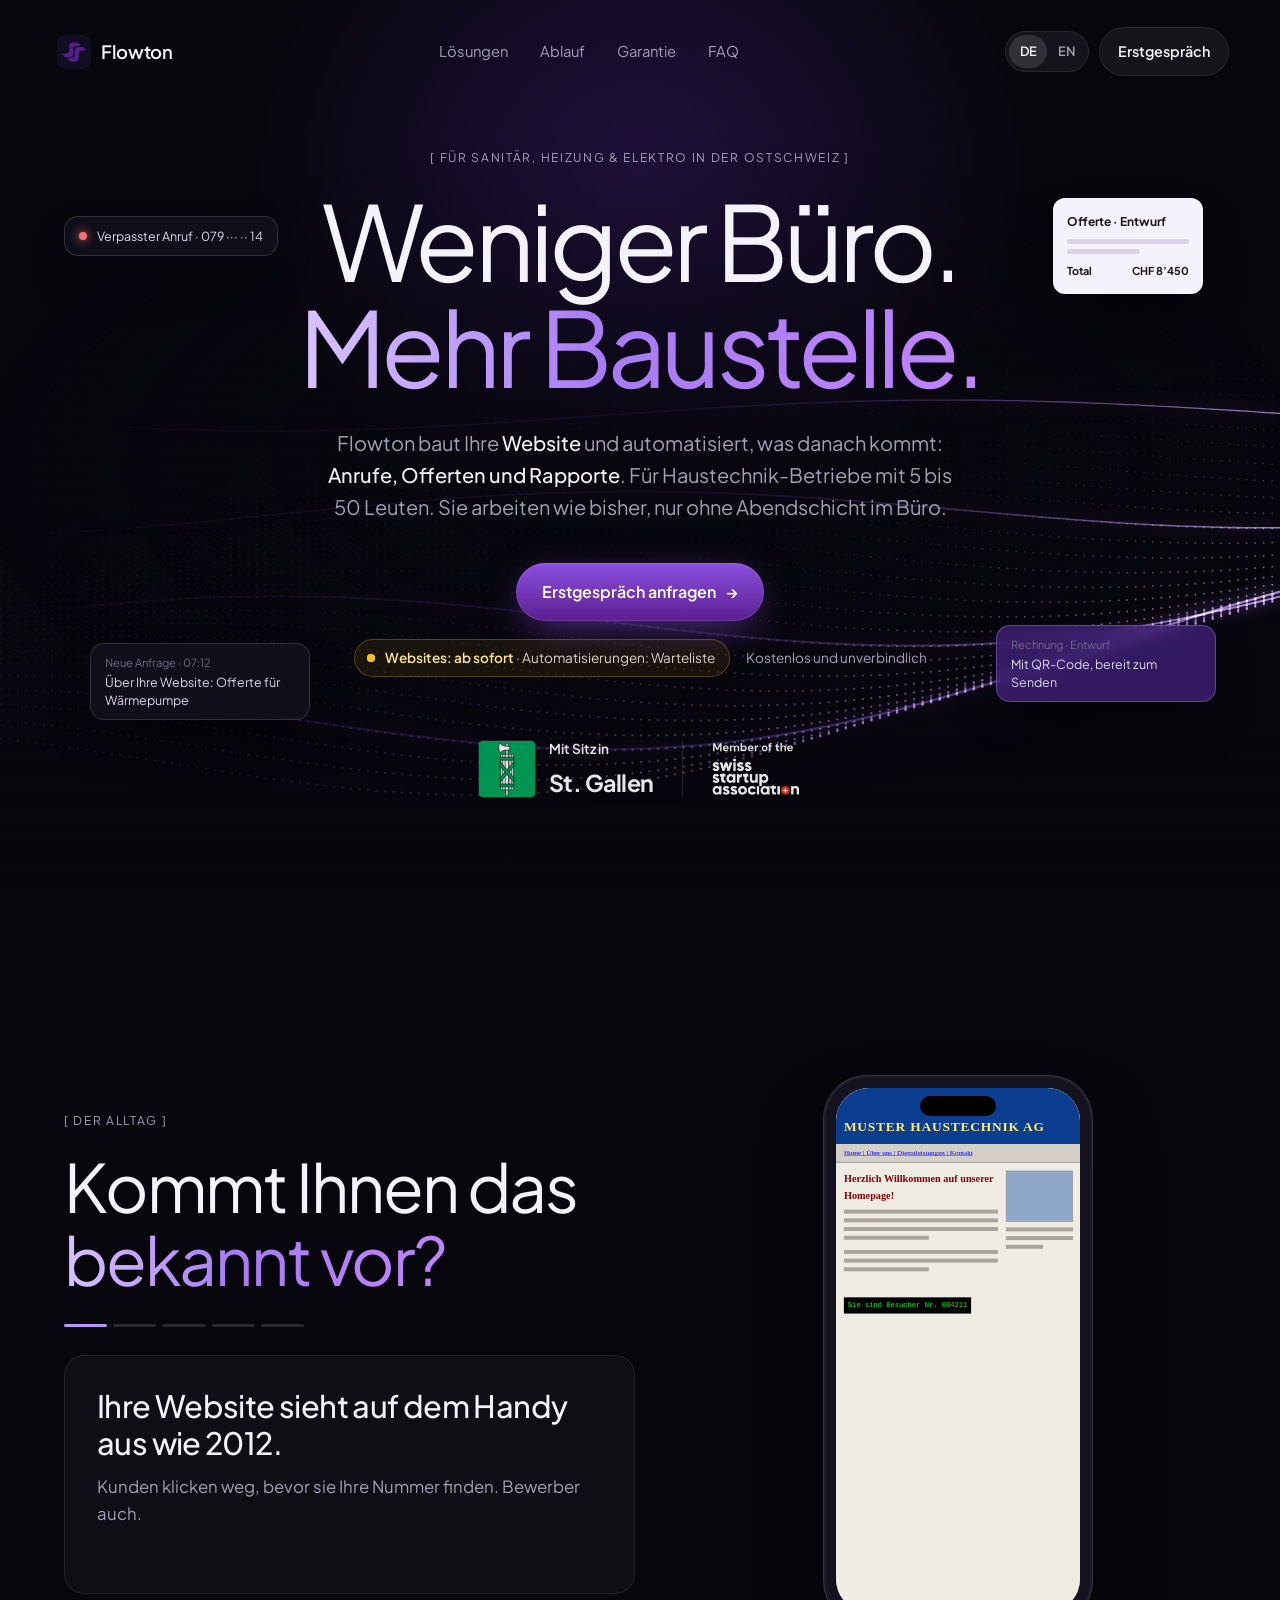
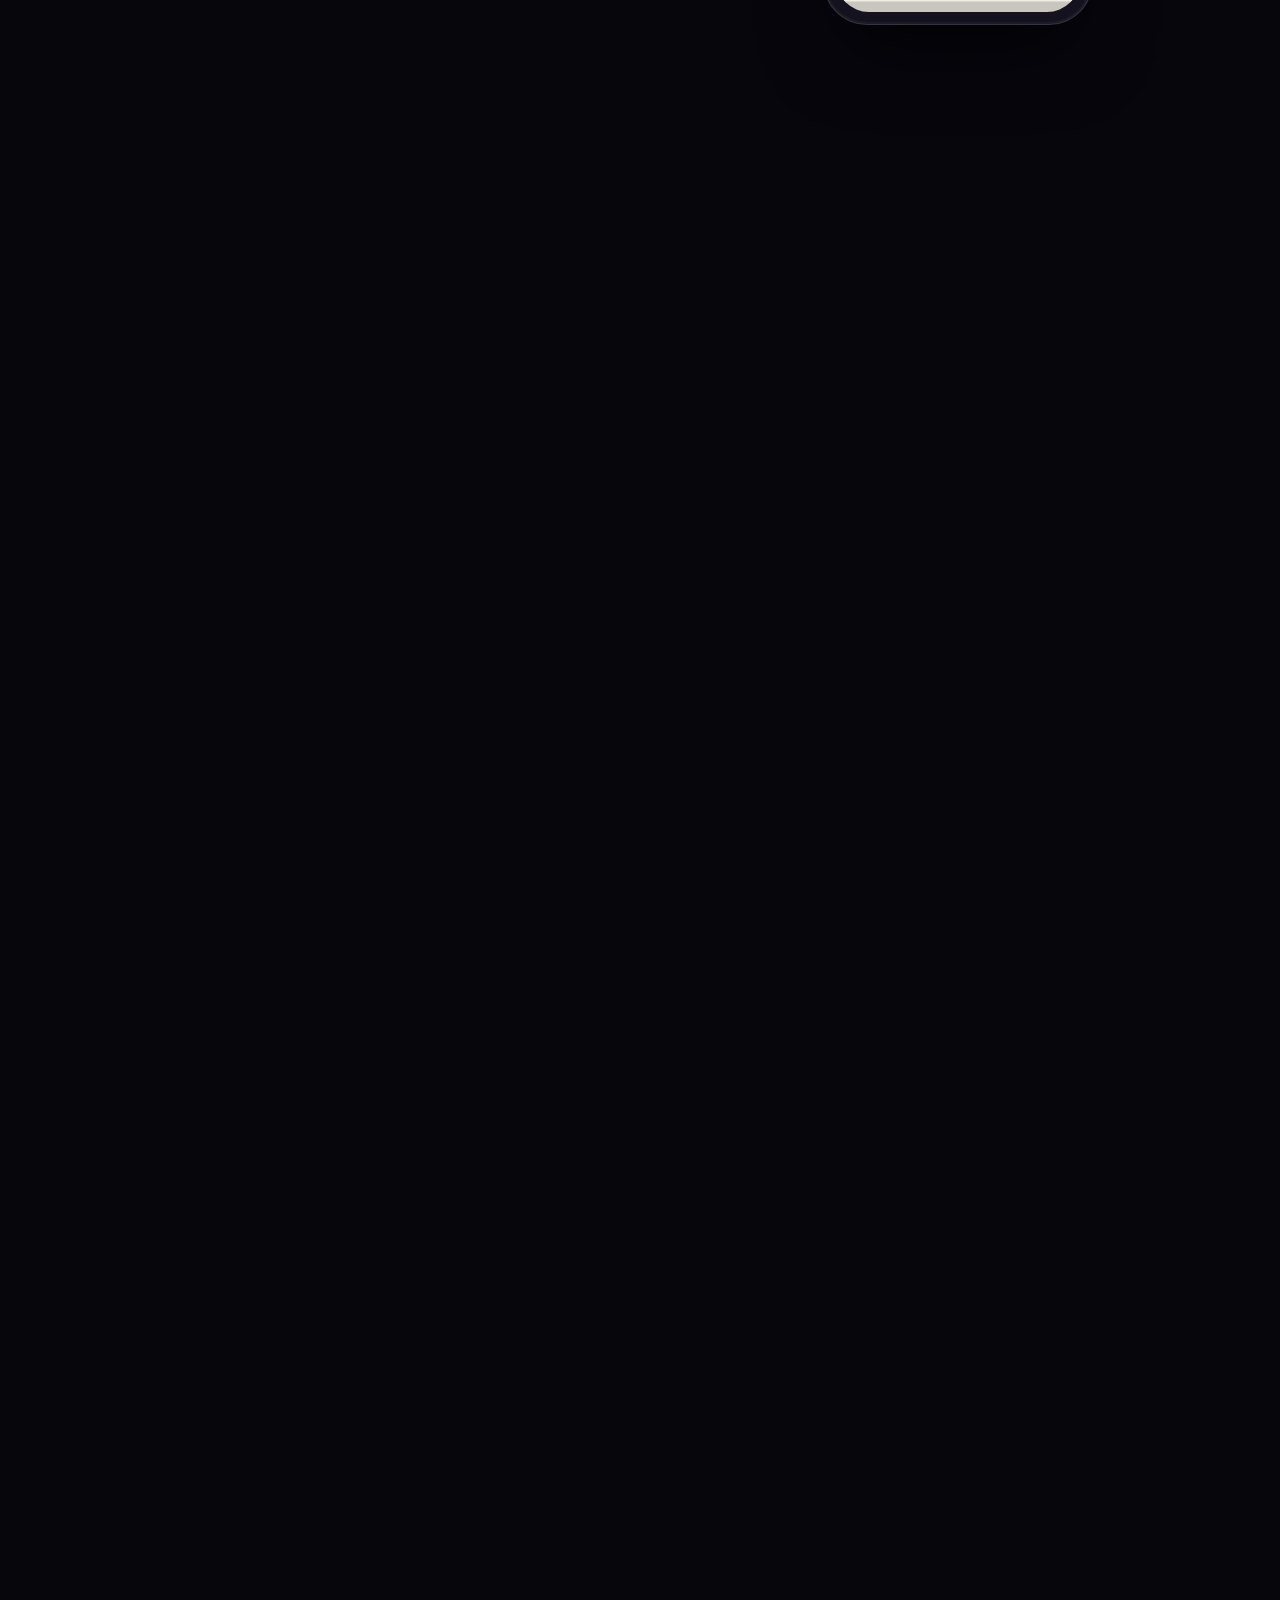
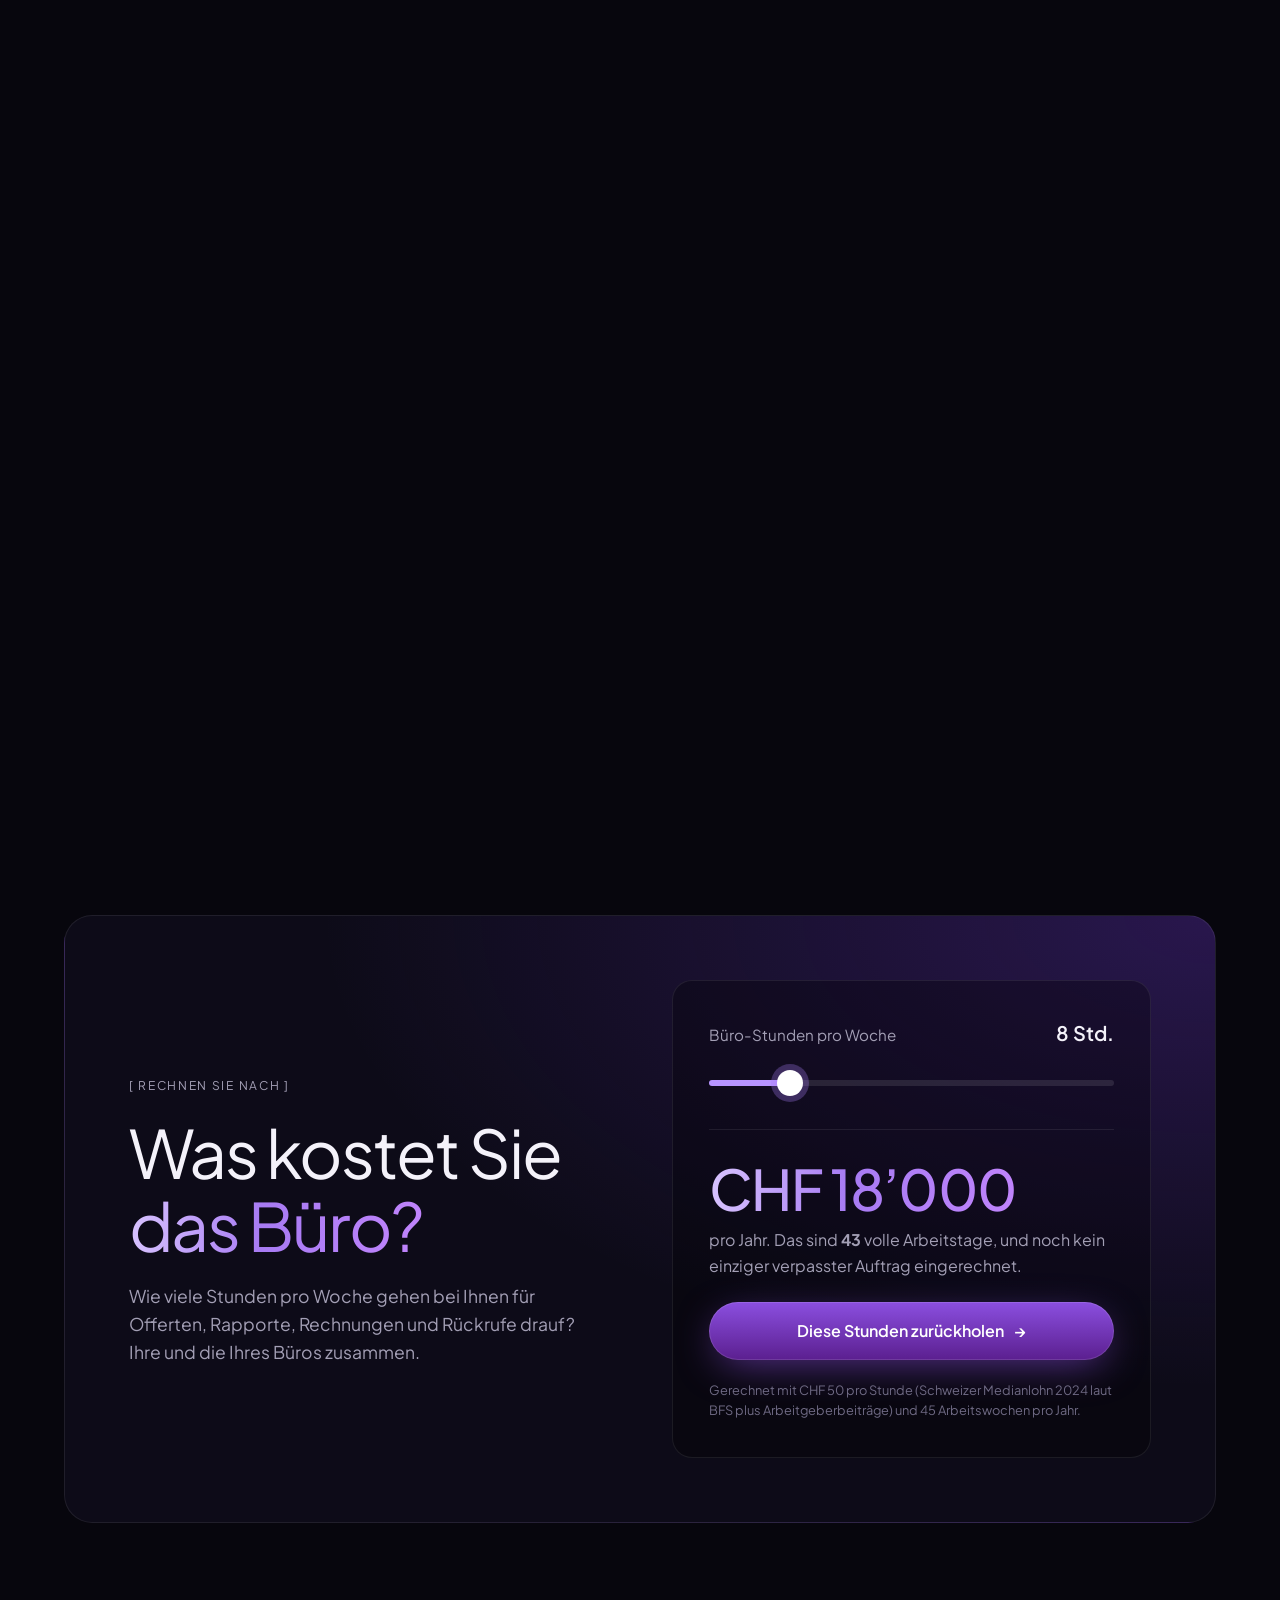
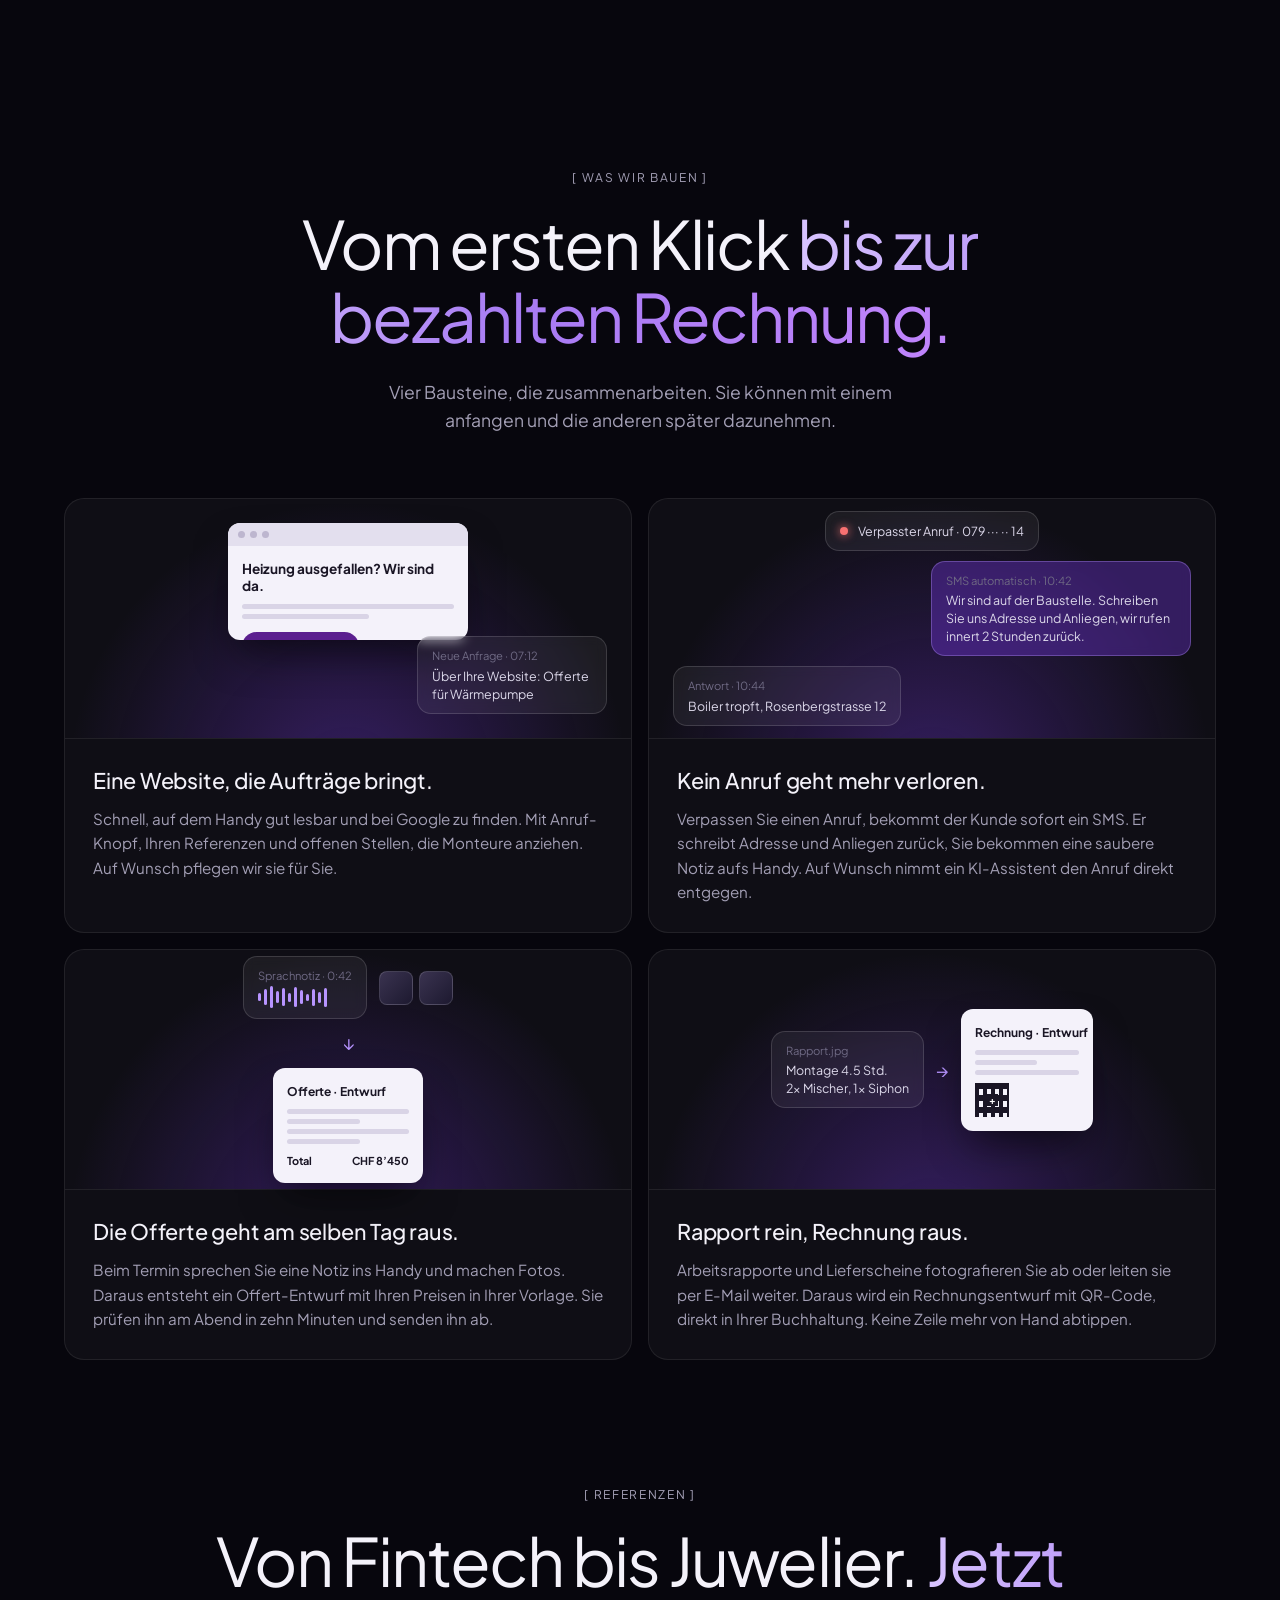
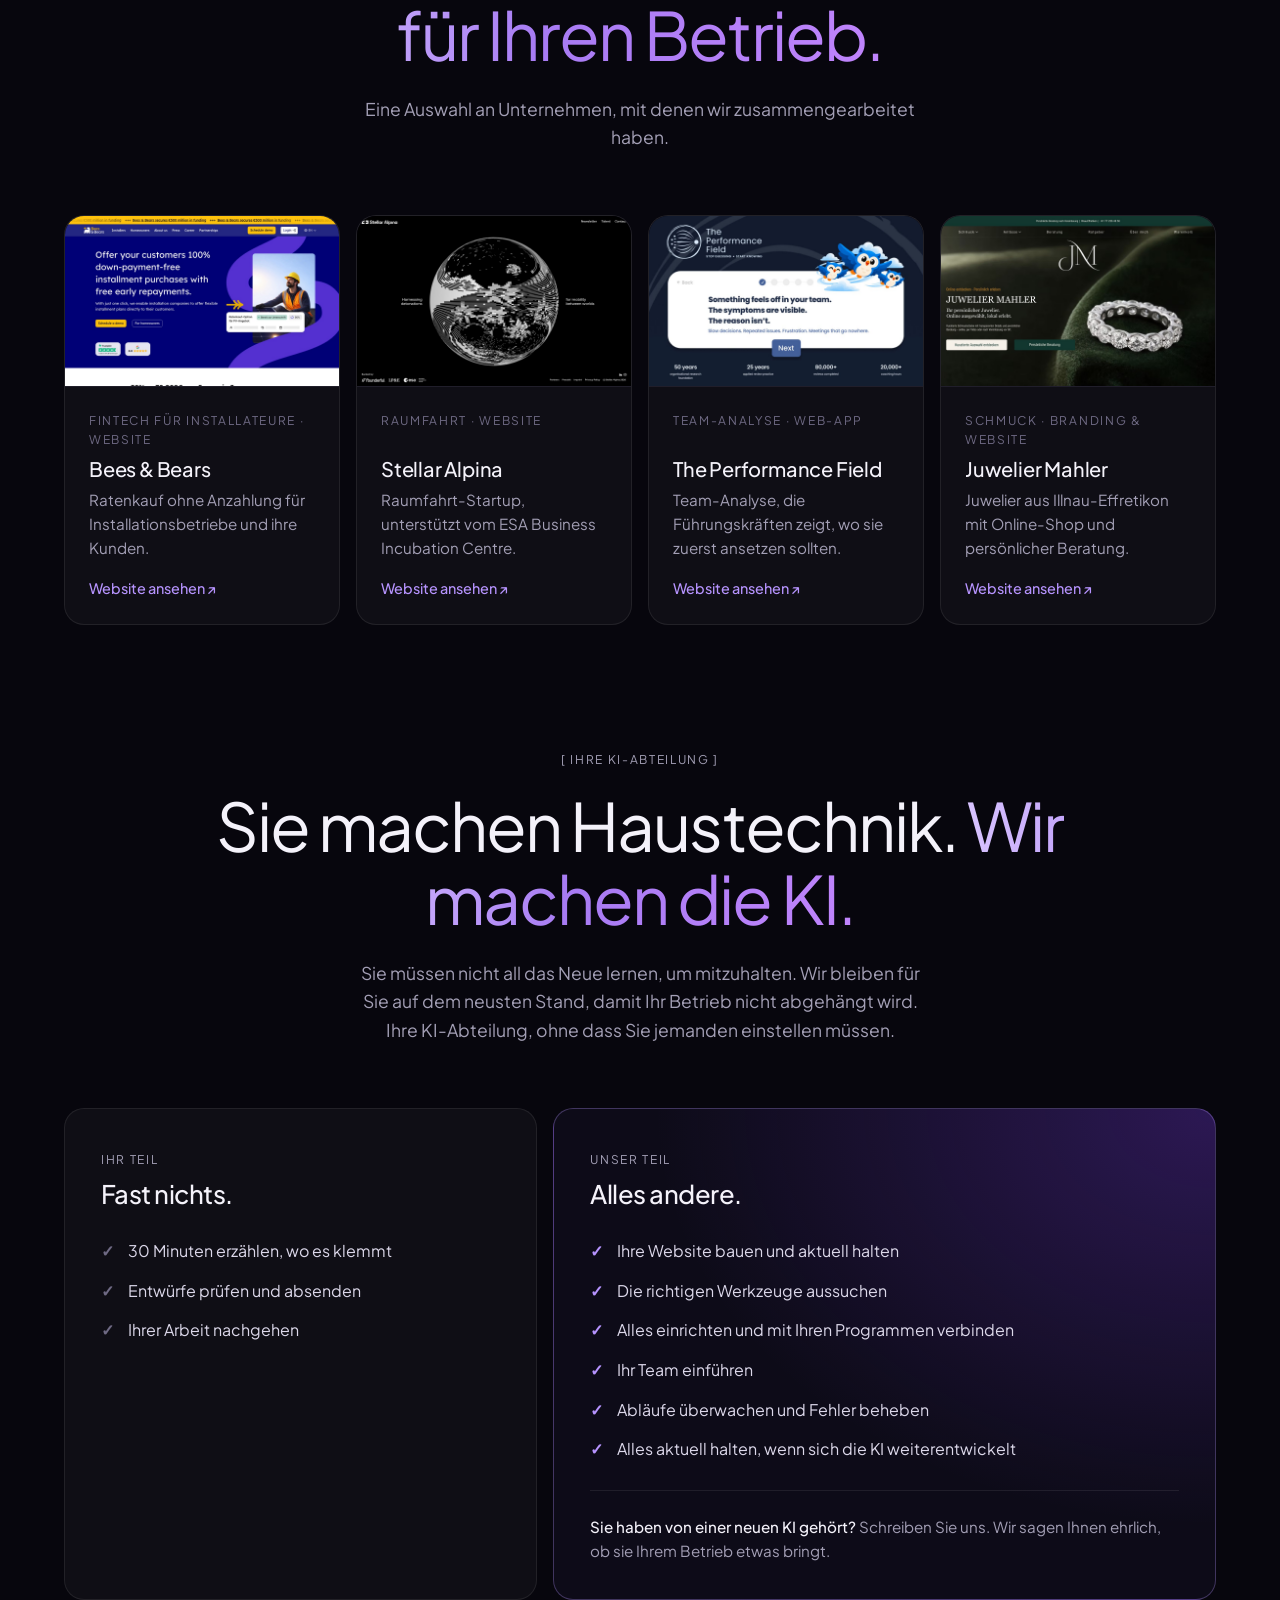
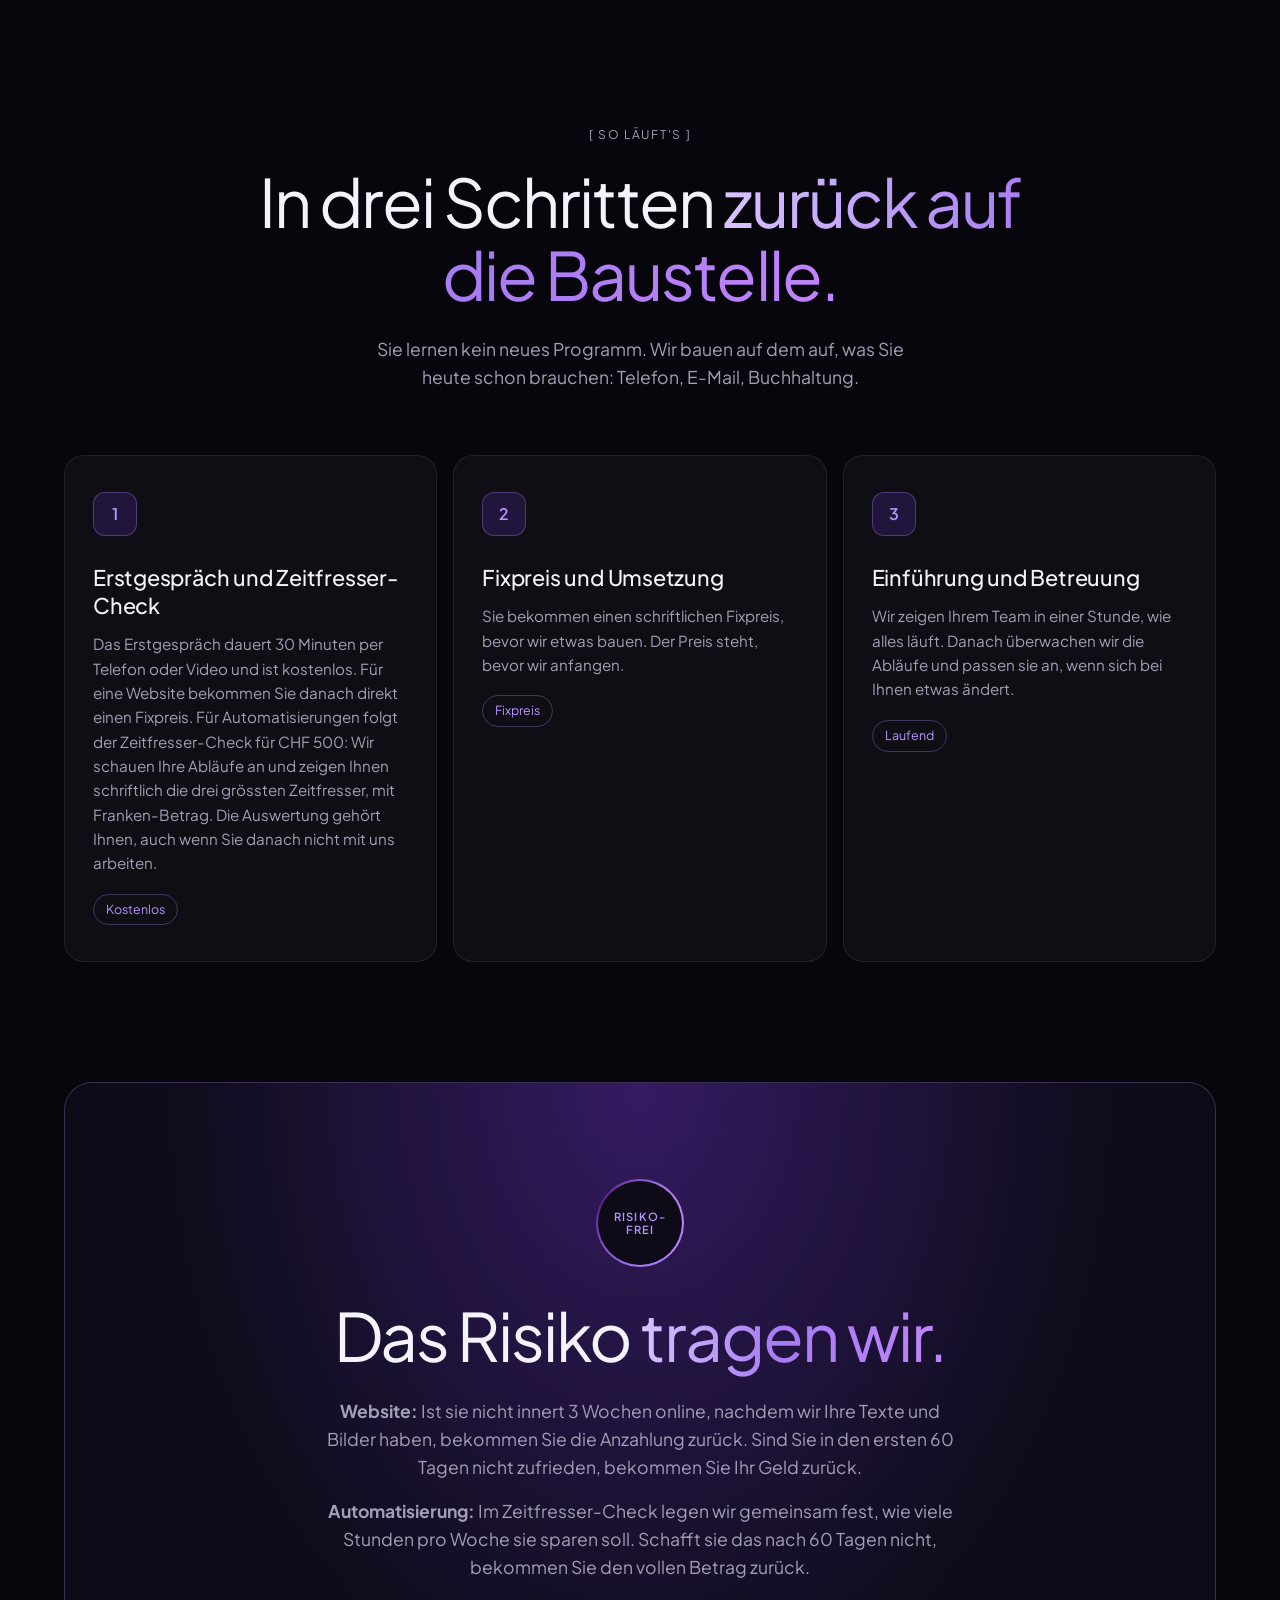
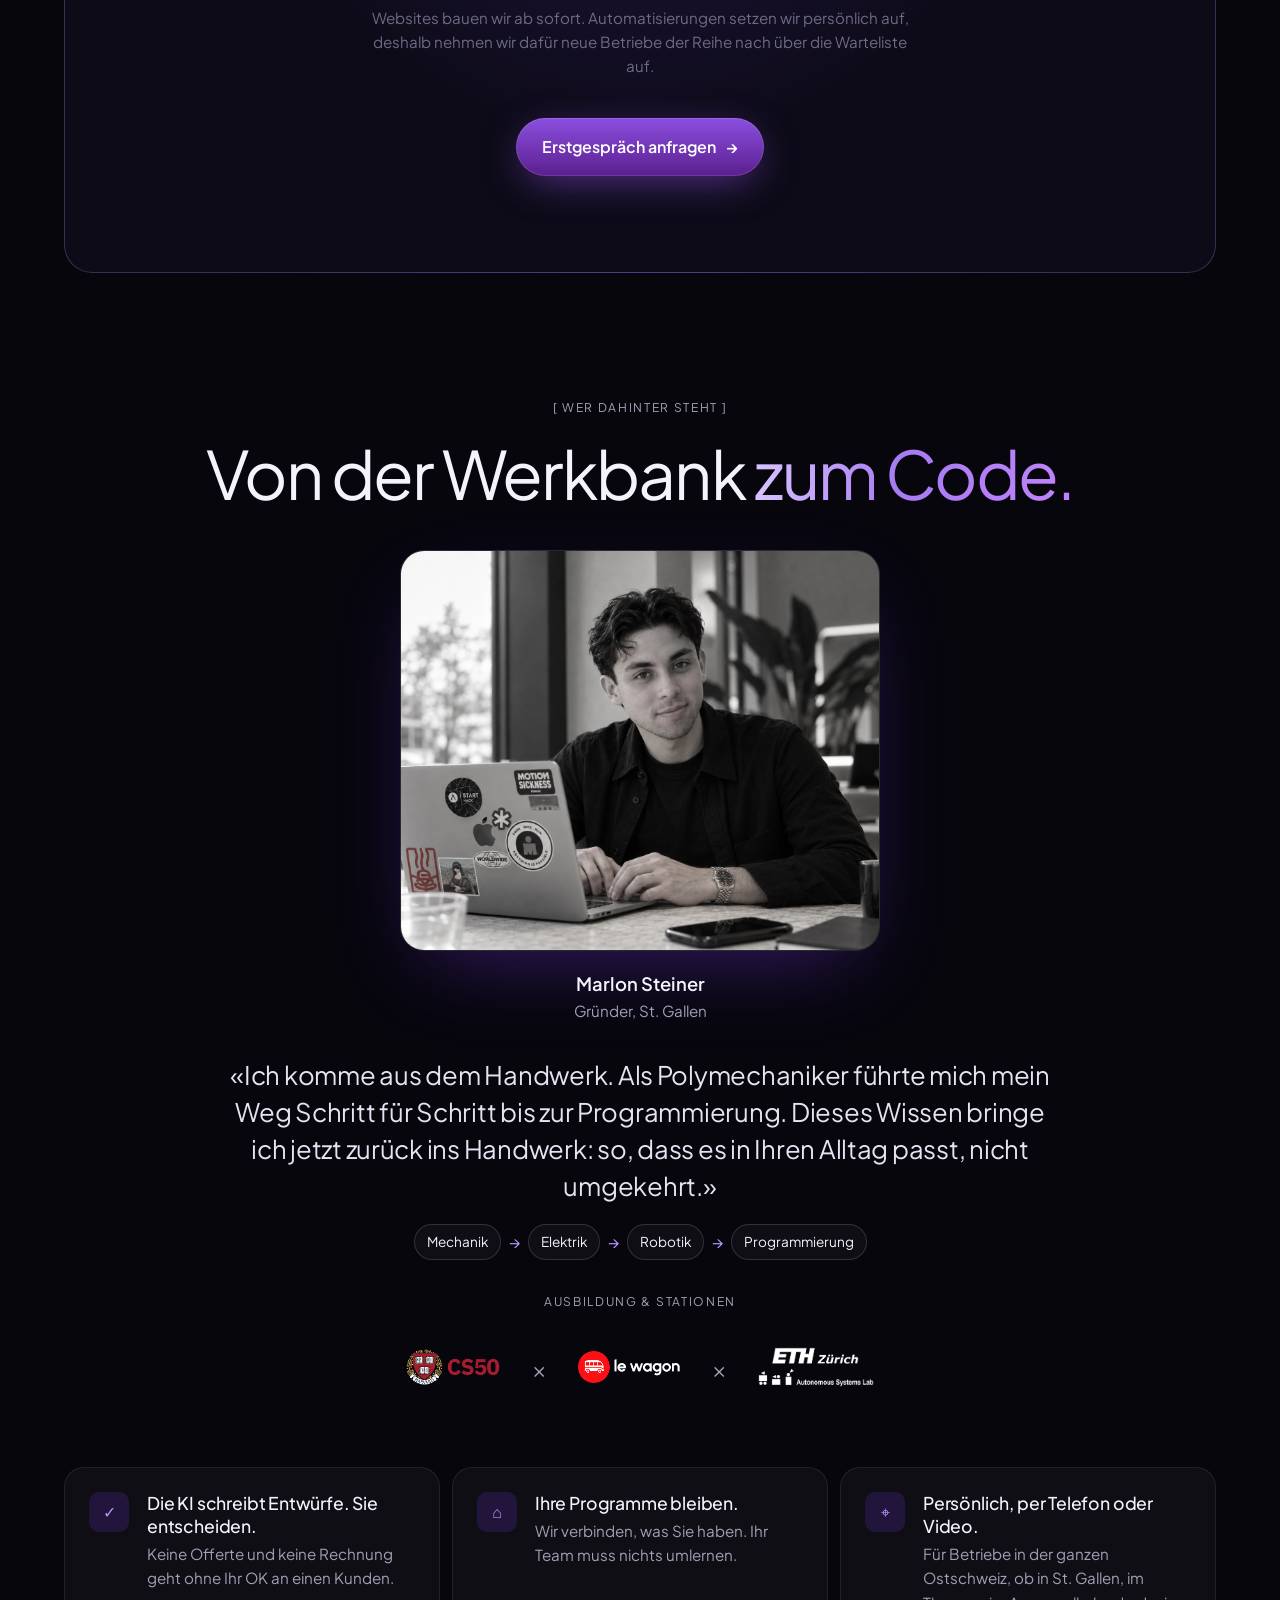
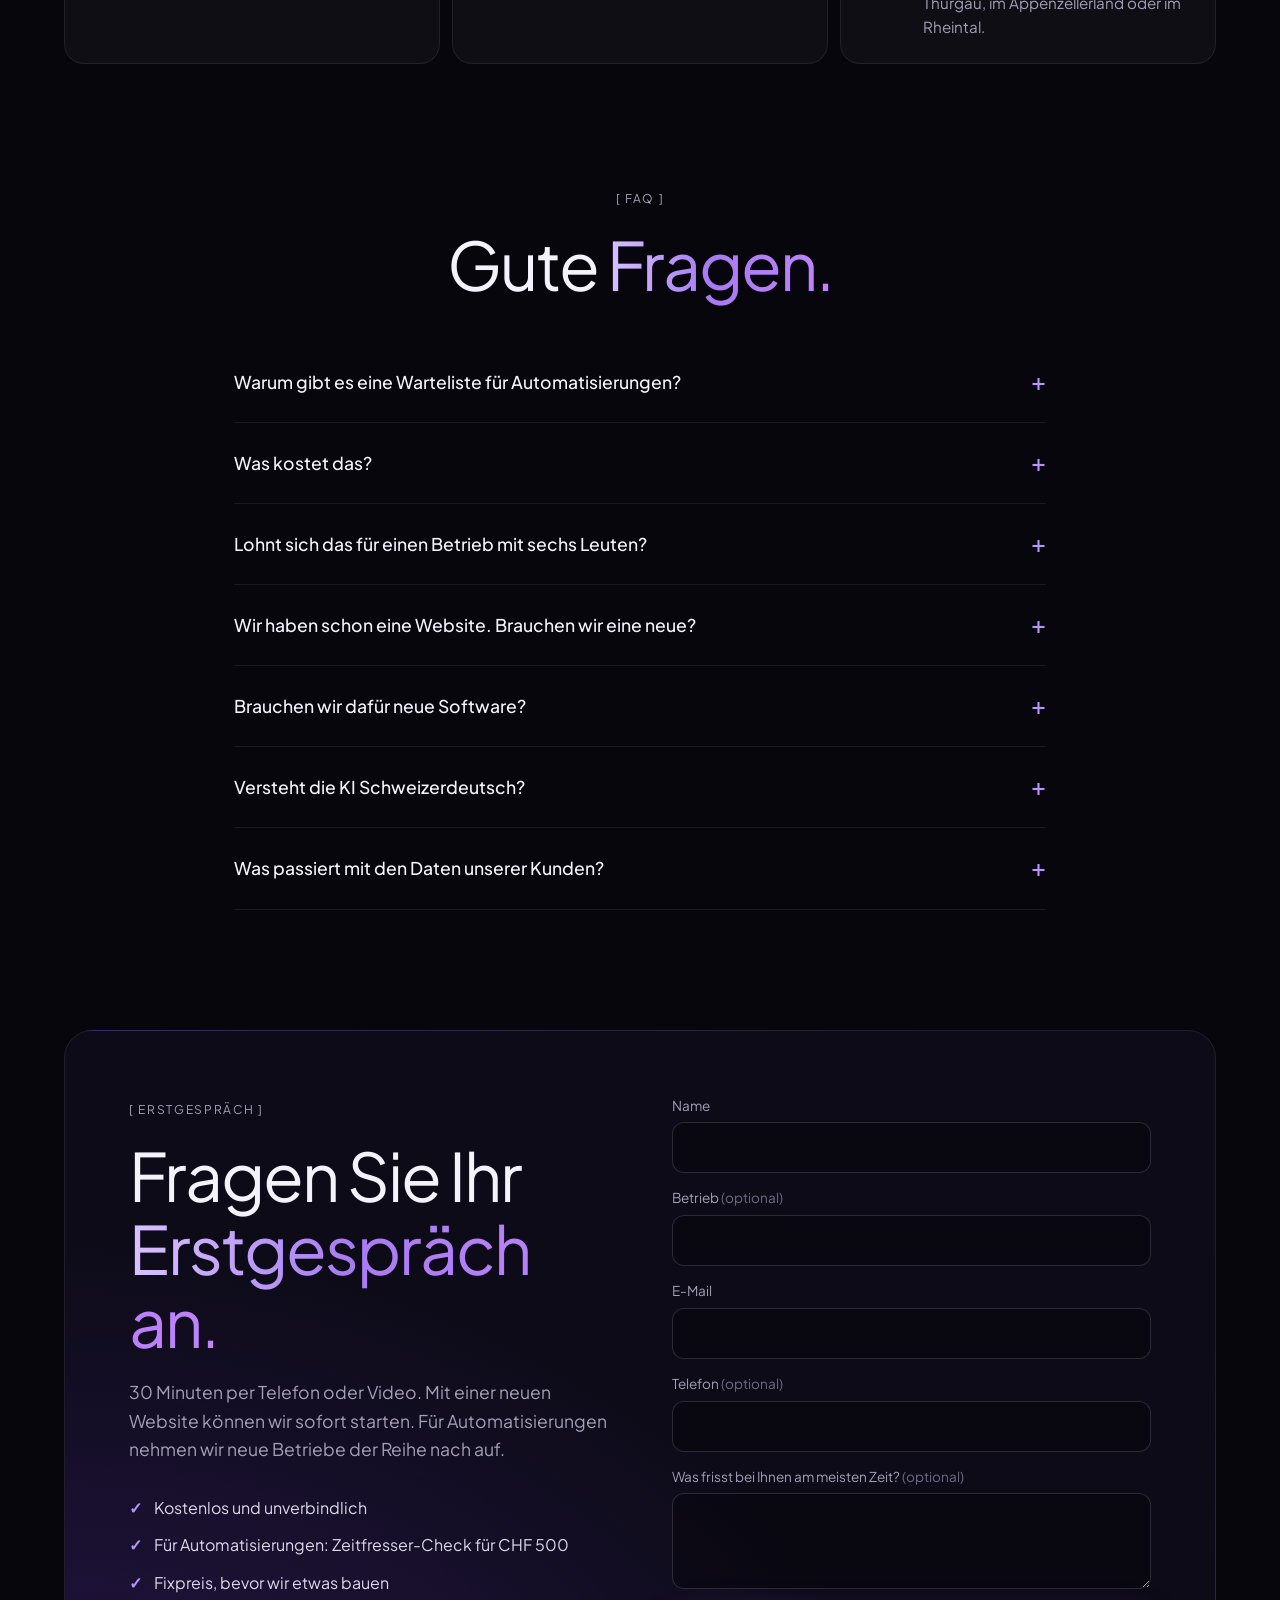
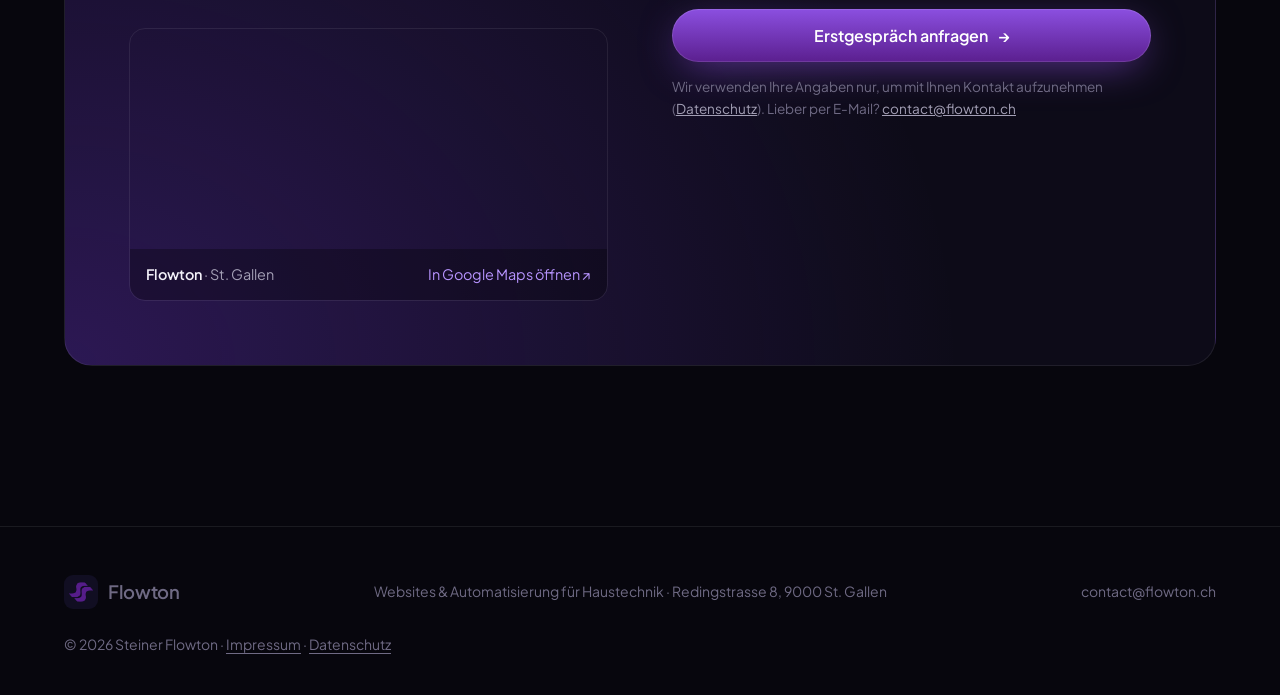
<file: index.html>
<!DOCTYPE html>
<html lang="de-CH">
<head>
<meta charset="UTF-8">
<meta name="viewport" content="width=device-width, initial-scale=1.0">
<title>Websites &amp; KI für Haustechnik-Betriebe | Flowton St. Gallen</title>
<meta name="description" content="Flowton baut Websites und automatisiert Anrufe, Offerten und Rapporte für Sanitär-, Heizungs- und Elektrobetriebe in der Ostschweiz. Aus St. Gallen.">
<meta name="theme-color" content="#07060d">
<link rel="icon" type="image/png" href="/assets/icon.png">
<link rel="apple-touch-icon" href="/assets/icon.png">
<meta property="og:type" content="website">
<meta property="og:site_name" content="Flowton">
<meta property="og:title" content="Flowton – Weniger Büro. Mehr Baustelle.">
<meta property="og:description" content="Websites und Automatisierung für Sanitär-, Heizungs- und Elektrobetriebe in der Ostschweiz.">
<meta property="og:image" content="https://www.flowton.io/assets/og-de.png">
<meta property="og:image:width" content="1200">
<meta property="og:image:height" content="630">
<meta property="og:image:alt" content="Flowton: Weniger Büro. Mehr Baustelle.">
<meta name="twitter:card" content="summary_large_image">
<meta property="og:locale" content="de_CH">
<meta property="og:url" content="https://www.flowton.io/">
<link rel="canonical" href="https://www.flowton.io/">
<link rel="alternate" hreflang="de-CH" href="https://www.flowton.io/">
<link rel="alternate" hreflang="en" href="https://www.flowton.io/en/">
<link rel="alternate" hreflang="x-default" href="https://www.flowton.io/">
<link rel="preconnect" href="https://fonts.googleapis.com">
<link rel="preconnect" href="https://fonts.gstatic.com" crossorigin>
<link href="https://fonts.googleapis.com/css2?family=Plus+Jakarta+Sans:wght@400;500;600;700&display=swap" rel="stylesheet">
<script type="application/ld+json">
{
  "@context": "https://schema.org",
  "@type": "ProfessionalService",
  "name": "Flowton",
  "legalName": "Steiner Flowton",
  "url": "https://www.flowton.io/",
  "logo": "https://www.flowton.io/assets/logo.png",
  "image": "https://www.flowton.io/assets/og-de.png",
  "email": "contact@flowton.ch",
  "description": "Websites und Automatisierung für Sanitär-, Heizungs- und Elektrobetriebe in der Ostschweiz.",
  "address": {
    "@type": "PostalAddress",
    "streetAddress": "Redingstrasse 8",
    "postalCode": "9000",
    "addressLocality": "St. Gallen",
    "addressRegion": "SG",
    "addressCountry": "CH"
  },
  "geo": {
    "@type": "GeoCoordinates",
    "latitude": 47.4272935,
    "longitude": 9.3731903
  },
  "founder": {
    "@type": "Person",
    "name": "Marlon Steiner"
  },
  "areaServed": [
    "St. Gallen",
    "Thurgau",
    "Appenzell Ausserrhoden",
    "Appenzell Innerrhoden",
    "Graubünden"
  ],
  "knowsLanguage": [
    "de",
    "en"
  ],
  "sameAs": [
    "https://www.google.com/maps/place/Flowton/@47.4272935,9.3731903,17z/data=!4m6!3m5!1s0x479b1f5a2574c4a5:0x1f0fc8fdc9a79454!8m2!3d47.4272935!4d9.3731903!16s%2Fg%2F11ypxzs03b"
  ]
}
</script>
<link rel="stylesheet" href="/assets/site.css">
</head>
<body>
  <script>document.documentElement.classList.add('js');</script>

  <nav class="nav" id="nav" aria-label="Hauptnavigation">
    <a href="#" class="brand"><img src="/assets/icon.png" alt="" width="34" height="34"><span>Flowton</span></a>
    <div class="nav-links">
      <a href="#loesungen">Lösungen</a>
      <a href="#ablauf">Ablauf</a>
      <a href="#garantie">Garantie</a>
      <a href="#faq">FAQ</a>
    </div>
    <div class="nav-right">
      <div class="lang" role="group" aria-label="Sprache">
        <a href="/" lang="de" aria-current="page">DE</a>
        <a href="/en/" lang="en" hreflang="en">EN</a>
      </div>
      <a href="#kontakt" class="btn btn-ghost">Erstgespräch</a>
    </div>
  </nav>

  <main>
    <!-- Hero -->
    <section class="hero">
      <canvas id="waves" aria-hidden="true"></canvas>
      <div class="hero-float" aria-hidden="true">
        <div class="chip alert f1" data-depth="1.3">Verpasster Anruf · 079 ··· ·· 14</div>
        <div class="doc f2" data-depth="0.8"><b>Offerte · Entwurf</b><div class="ln"></div><div class="ln s"></div><div class="tot"><span>Total</span><span>CHF 8’450</span></div></div>
        <div class="chip in f3" data-depth="1.0"><small>Neue Anfrage · 07:12</small>Über Ihre Website: Offerte für Wärmepumpe</div>
        <div class="chip out f4" data-depth="1.5"><small>Rechnung · Entwurf</small>Mit QR-Code, bereit zum Senden</div>
      </div>
      <div class="container">
        <span class="label">[ Für Sanitär, Heizung &amp; Elektro in der Ostschweiz ]</span>
        <h1>Weniger Büro.<br><span class="grad">Mehr Baustelle.</span></h1>
        <p class="lead">Flowton baut Ihre <strong>Website</strong> und automatisiert, was danach kommt: <strong>Anrufe, Offerten und Rapporte</strong>. Für Haustechnik-Betriebe mit 5 bis 50 Leuten. Sie arbeiten wie bisher, nur ohne Abendschicht im Büro.</p>
        <a href="#kontakt" class="btn btn-primary">Erstgespräch anfragen <span class="arrow">→</span></a>
        <div class="cta-meta"><span class="status"><span class="pulse" aria-hidden="true"></span><span><b>Websites: ab sofort</b> · Automatisierungen: Warteliste</span></span><span class="free">Kostenlos und unverbindlich</span></div>
        <div class="hero-foot">
          <span class="sg-badge"><img src="/assets/st-gallen-flag.svg" alt="Flagge des Kantons St. Gallen" width="56" height="56"><span><small>Mit Sitz in</small><b>St. Gallen</b></span></span>
          <img class="ssa-badge" src="/assets/swiss-startup-association.svg" alt="Mitglied der Swiss Startup Association" width="90" height="56">
        </div>
      </div>
    </section>

    <!-- Pains: a pinned phone story on capable screens, a plain card grid otherwise -->
    <section id="problem" class="story">
      <div class="story-track">
        <div class="story-stage">
          <div class="container story-grid">
            <div class="story-copy">
              <div class="pains-title">
          <span class="label">[ Der Alltag ]</span>
          <h2>Kommt Ihnen das <span class="grad">bekannt vor?</span></h2>
        </div>
              <div class="story-bar" aria-hidden="true"><i></i><i></i><i></i><i></i><i></i></div>
              <div class="pains">
              <div class="pain" data-step="1">
                <span class="num">01</span>
                <h3>Ihre Website sieht auf dem Handy aus wie 2012.</h3>
                <p>Kunden klicken weg, bevor sie Ihre Nummer finden. Bewerber auch.</p>
              </div>
              <div class="pain" data-step="2">
                <span class="num">02</span>
                <h3>Das Telefon klingelt, während Sie unter dem Lavabo liegen.</h3>
                <p>Der Kunde wartet nicht auf den Rückruf. Er wählt die nächste Nummer auf der Liste.</p>
              </div>
              <div class="pain" data-step="3">
                <span class="num">03</span>
                <h3>Offerten schreiben Sie am Samstag.</h3>
                <p>Bis sie beim Kunden ist, ist eine Woche vorbei. Und er hat noch zwei andere angefragt.</p>
              </div>
              <div class="pain" data-step="4">
                <span class="num">04</span>
                <h3>Die Rapporte liegen auf dem Beifahrersitz.</h3>
                <p>Die Rechnung geht Wochen nach dem Auftrag raus. Das Geld kommt entsprechend später.</p>
              </div>
                <div class="pain turn" data-step="5">
                  <h3>So muss es nicht bleiben.</h3>
                  <p>Verpassen Sie einen Anruf, bekommt der Kunde sofort ein SMS. Sie bekommen Adresse und Anliegen aufs Handy und rufen zurück, wenn Sie Zeit haben.</p>
                  <a class="turn-link" href="#loesungen">Sehen Sie, was wir bauen ↓</a>
                </div>
              </div>
            </div>
            <div class="phone-wrap" aria-hidden="true">
              <div class="phone">
                <div class="scr scr-old" data-s="1">
                  <div class="oldsite">
                    <div class="o-head">MUSTER HAUSTECHNIK AG</div>
                    <div class="o-nav">Home | Über uns | Dienstleistungen | Kontakt</div>
                    <div class="o-body">
                      <div class="o-col"><b>Herzlich Willkommen auf unserer Homepage!</b><i></i><i></i><i></i><i class="s"></i><i></i><i></i><i class="s"></i></div>
                      <div class="o-side"><span></span><i></i><i></i><i class="s"></i></div>
                    </div>
                    <div class="o-count">Sie sind Besucher Nr. 004211</div>
                  </div>
                </div>
                <div class="scr scr-call" data-s="2">
                  <div class="c-avatar"></div>
                  <b>Kunde</b>
                  <small>079 ··· ·· 14</small>
                  <em class="c-state">ruft an …</em>
                  <em class="c-missed">Verpasster Anruf</em>
                  <div class="c-btns"><span class="no"></span><span class="yes"></span></div>
                </div>
                <div class="scr scr-lock" data-s="3">
                  <small>Samstag</small>
                  <b class="clock">09:14</b>
                  <div class="note"><small>Erinnerungen</small>Offerten schreiben: Huber, Keller, Meier</div>
                </div>
                <div class="scr scr-lock" data-s="4">
                  <small>Dienstag</small>
                  <b class="clock">21:47</b>
                  <div class="note"><small>Notizen</small>11 Rapporte abtippen und verrechnen</div>
                </div>
                <div class="scr scr-sms" data-s="5">
                  <div class="chip alert">Verpasster Anruf · 079 ··· ·· 14</div>
                  <div class="chip out"><small>SMS automatisch · 10:42</small>Wir sind auf der Baustelle. Schreiben Sie uns Adresse und Anliegen, wir rufen innert 2 Stunden zurück.</div>
                  <div class="chip in"><small>Antwort · 10:44</small>Boiler tropft, Rosenbergstrasse 12</div>
                </div>
              </div>
            </div>
          </div>
        </div>
      </div>
    </section>

    <!-- Calculator -->
    <section id="rechner" style="padding-top: 0;">
      <div class="container">
        <div class="calc reveal">
          <div>
            <span class="label">[ Rechnen Sie nach ]</span>
            <h2>Was kostet Sie <span class="grad">das Büro?</span></h2>
            <p class="lead">Wie viele Stunden pro Woche gehen bei Ihnen für Offerten, Rapporte, Rechnungen und Rückrufe drauf? Ihre und die Ihres Büros zusammen.</p>
          </div>
          <div class="calc-box">
            <label for="hours">Büro-Stunden pro Woche <output id="hoursOut" for="hours">8 Std.</output></label>
            <input type="range" id="hours" min="1" max="40" value="8" step="1">
            <div class="calc-result" aria-live="polite">
              <div class="big"><span class="grad" id="costOut">CHF 18’000</span></div>
              <p class="sub">pro Jahr. Das sind <strong id="daysOut">43</strong> volle Arbeitstage, und noch kein einziger verpasster Auftrag eingerechnet.</p>
            </div>
            <a href="#kontakt" class="btn btn-primary calc-cta">Diese Stunden zurückholen <span class="arrow">→</span></a>
            <p class="calc-note">Gerechnet mit CHF 50 pro Stunde (Schweizer Medianlohn 2024 laut BFS plus Arbeitgeberbeiträge) und 45 Arbeitswochen pro Jahr.</p>
          </div>
        </div>
      </div>
    </section>

    <!-- Solutions -->
    <section id="loesungen">
      <div class="container">
        <div class="section-head">
          <div class="reveal">
            <span class="label">[ Was wir bauen ]</span>
            <h2>Vom ersten Klick <span class="grad">bis zur bezahlten Rechnung.</span></h2>
          </div>
          <p class="lead reveal">Vier Bausteine, die zusammenarbeiten. Sie können mit einem anfangen und die anderen später dazunehmen.</p>
        </div>

        <div class="solutions">
          <article class="sol reveal">
            <div class="sol-visual" aria-hidden="true">
              <div class="browser">
                <div class="bar"><i></i><i></i><i></i></div>
                <div class="page">
                  <b>Heizung ausgefallen? Wir sind da.</b>
                  <div class="ln"></div><div class="ln s"></div>
                  <span class="call">071 ··· ·· ·· anrufen</span>
                </div>
              </div>
              <div class="chip in"><small>Neue Anfrage · 07:12</small>Über Ihre Website: Offerte für Wärmepumpe</div>
            </div>
            <div class="sol-body">
              <h3>Eine Website, die Aufträge bringt.</h3>
              <p>Schnell, auf dem Handy gut lesbar und bei Google zu finden. Mit Anruf-Knopf, Ihren Referenzen und offenen Stellen, die Monteure anziehen. Auf Wunsch pflegen wir sie für Sie.</p>
            </div>
          </article>

          <article class="sol reveal">
            <div class="sol-visual" aria-hidden="true">
              <div class="chip alert">Verpasster Anruf · 079 ··· ·· 14</div>
              <div class="chip out"><small>SMS automatisch · 10:42</small>Wir sind auf der Baustelle. Schreiben Sie uns Adresse und Anliegen, wir rufen innert 2 Stunden zurück.</div>
              <div class="chip in"><small>Antwort · 10:44</small>Boiler tropft, Rosenbergstrasse 12</div>
            </div>
            <div class="sol-body">
              <h3>Kein Anruf geht mehr verloren.</h3>
              <p>Verpassen Sie einen Anruf, bekommt der Kunde sofort ein SMS. Er schreibt Adresse und Anliegen zurück, Sie bekommen eine saubere Notiz aufs Handy. Auf Wunsch nimmt ein KI-Assistent den Anruf direkt entgegen.</p>
            </div>
          </article>

          <article class="sol reveal">
            <div class="sol-visual" aria-hidden="true">
              <div class="flow-row">
                <div class="chip">
                  <small>Sprachnotiz · 0:42</small>
                  <div class="voice"><i style="height:8px"></i><i style="height:16px"></i><i style="height:22px"></i><i style="height:12px"></i><i style="height:18px"></i><i style="height:9px"></i><i style="height:20px"></i><i style="height:14px"></i><i style="height:7px"></i><i style="height:17px"></i><i style="height:11px"></i><i style="height:19px"></i></div>
                </div>
                <div class="thumbs"><span></span><span></span></div>
              </div>
              <div class="flow-arrow">↓</div>
              <div class="doc">
                <b>Offerte · Entwurf</b>
                <div class="ln"></div><div class="ln s"></div><div class="ln"></div><div class="ln s"></div>
                <div class="tot"><span>Total</span><span>CHF 8’450</span></div>
              </div>
            </div>
            <div class="sol-body">
              <h3>Die Offerte geht am selben Tag raus.</h3>
              <p>Beim Termin sprechen Sie eine Notiz ins Handy und machen Fotos. Daraus entsteht ein Offert-Entwurf mit Ihren Preisen in Ihrer Vorlage. Sie prüfen ihn am Abend in zehn Minuten und senden ihn ab.</p>
            </div>
          </article>

          <article class="sol reveal">
            <div class="sol-visual" aria-hidden="true">
              <div class="flow-row">
                <div class="chip"><small>Rapport.jpg</small>Montage 4.5 Std.<br>2× Mischer, 1× Siphon</div>
                <div class="flow-arrow">→</div>
                <div class="doc">
                  <b>Rechnung · Entwurf</b>
                  <div class="ln"></div><div class="ln s"></div><div class="ln"></div>
                  <div class="qr"></div>
                </div>
              </div>
            </div>
            <div class="sol-body">
              <h3>Rapport rein, Rechnung raus.</h3>
              <p>Arbeitsrapporte und Lieferscheine fotografieren Sie ab oder leiten sie per E-Mail weiter. Daraus wird ein Rechnungsentwurf mit QR-Code, direkt in Ihrer Buchhaltung. Keine Zeile mehr von Hand abtippen.</p>
            </div>
          </article>
        </div>
      </div>
    </section>

    <!-- References -->
    <section id="referenzen" style="padding-top: 0;">
      <div class="container">
        <div class="section-head">
          <div class="reveal">
            <span class="label">[ Referenzen ]</span>
            <h2>Von Fintech bis Juwelier. <span class="grad">Jetzt für Ihren Betrieb.</span></h2>
          </div>
          <p class="lead reveal">Eine Auswahl an Unternehmen, mit denen wir zusammengearbeitet haben.</p>
        </div>
        <div class="refs">
          <a class="ref reveal" href="https://www.beesandbears.com/en/" target="_blank" rel="noopener">
            <div class="ref-shot"><img src="/assets/refs/beesandbears.jpg" alt="Startseite von Bees &amp; Bears" width="1120" height="700" loading="lazy"></div>
            <div class="ref-body">
              <span class="ref-tag">Fintech für Installateure · Website</span>
              <h3>Bees &amp; Bears</h3>
              <p>Ratenkauf ohne Anzahlung für Installationsbetriebe und ihre Kunden.</p>
              <span class="ref-link">Website ansehen ↗</span>
            </div>
          </a>
          <a class="ref reveal" href="https://stellar-alpina.ch/" target="_blank" rel="noopener">
            <div class="ref-shot"><img src="/assets/refs/stellar-alpina.jpg" alt="Startseite von Stellar Alpina" width="1120" height="700" loading="lazy"></div>
            <div class="ref-body">
              <span class="ref-tag">Raumfahrt · Website</span>
              <h3>Stellar Alpina</h3>
              <p>Raumfahrt-Startup, unterstützt vom ESA Business Incubation Centre.</p>
              <span class="ref-link">Website ansehen ↗</span>
            </div>
          </a>
          <a class="ref reveal" href="https://theperformancefield.com/" target="_blank" rel="noopener">
            <div class="ref-shot"><img src="/assets/refs/performance-field-app.jpg" alt="Startbildschirm der Team-Analyse-App von The Performance Field" width="1120" height="700" loading="lazy"></div>
            <div class="ref-body">
              <span class="ref-tag">Team-Analyse · Web-App</span>
              <h3>The Performance Field</h3>
              <p>Team-Analyse, die Führungskräften zeigt, wo sie zuerst ansetzen sollten.</p>
              <span class="ref-link">Website ansehen ↗</span>
            </div>
          </a>
          <a class="ref reveal" href="https://www.juwelier-mahler.com/" target="_blank" rel="noopener">
            <div class="ref-shot"><img src="/assets/refs/juwelier-mahler.jpg" alt="Startseite von Juwelier Mahler" width="1120" height="700" loading="lazy"></div>
            <div class="ref-body">
              <span class="ref-tag">Schmuck · Branding &amp; Website</span>
              <h3>Juwelier Mahler</h3>
              <p>Juwelier aus Illnau-Effretikon mit Online-Shop und persönlicher Beratung.</p>
              <span class="ref-link">Website ansehen ↗</span>
            </div>
          </a>
        </div>
      </div>
    </section>

    <!-- Done for you -->
    <section id="ki-abteilung" style="padding-top: 0;">
      <div class="container">
        <div class="section-head">
          <div class="reveal">
            <span class="label">[ Ihre KI-Abteilung ]</span>
            <h2>Sie machen Haustechnik. <span class="grad">Wir machen die KI.</span></h2>
          </div>
          <p class="lead reveal">Sie müssen nicht all das Neue lernen, um mitzuhalten. Wir bleiben für Sie auf dem neusten Stand, damit Ihr Betrieb nicht abgehängt wird. Ihre KI-Abteilung, ohne dass Sie jemanden einstellen müssen.</p>
        </div>
        <div class="split">
          <div class="side reveal">
            <span class="who-tag">Ihr Teil</span>
            <h3>Fast nichts.</h3>
            <ul>
              <li>30 Minuten erzählen, wo es klemmt</li>
              <li>Entwürfe prüfen und absenden</li>
              <li>Ihrer Arbeit nachgehen</li>
            </ul>
          </div>
          <div class="side ours reveal">
            <span class="who-tag">Unser Teil</span>
            <h3>Alles andere.</h3>
            <ul>
              <li>Ihre Website bauen und aktuell halten</li>
              <li>Die richtigen Werkzeuge aussuchen</li>
              <li>Alles einrichten und mit Ihren Programmen verbinden</li>
              <li>Ihr Team einführen</li>
              <li>Abläufe überwachen und Fehler beheben</li>
              <li>Alles aktuell halten, wenn sich die KI weiterentwickelt</li>
            </ul>
            <p class="foot-note"><strong>Sie haben von einer neuen KI gehört?</strong> Schreiben Sie uns. Wir sagen Ihnen ehrlich, ob sie Ihrem Betrieb etwas bringt.</p>
          </div>
        </div>
      </div>
    </section>

    <!-- Process -->
    <section id="ablauf" style="padding-top: 0;">
      <div class="container">
        <div class="section-head">
          <div class="reveal">
            <span class="label">[ So läuft's ]</span>
            <h2>In drei Schritten <span class="grad">zurück auf die Baustelle.</span></h2>
          </div>
          <p class="lead reveal">Sie lernen kein neues Programm. Wir bauen auf dem auf, was Sie heute schon brauchen: Telefon, E-Mail, Buchhaltung.</p>
        </div>
        <div class="steps">
          <div class="step reveal">
            <div class="n">1</div>
            <h3>Erstgespräch und Zeitfresser-Check</h3>
            <p>Das Erstgespräch dauert 30 Minuten per Telefon oder Video und ist kostenlos. Für eine Website bekommen Sie danach direkt einen Fixpreis. Für Automatisierungen folgt der Zeitfresser-Check für CHF 500: Wir schauen Ihre Abläufe an und zeigen Ihnen schriftlich die drei grössten Zeitfresser, mit Franken-Betrag. Die Auswertung gehört Ihnen, auch wenn Sie danach nicht mit uns arbeiten.</p>
            <span class="tag">Kostenlos</span>
          </div>
          <div class="step reveal">
            <div class="n">2</div>
            <h3>Fixpreis und Umsetzung</h3>
            <p>Sie bekommen einen schriftlichen Fixpreis, bevor wir etwas bauen. Der Preis steht, bevor wir anfangen.</p>
            <span class="tag">Fixpreis</span>
          </div>
          <div class="step reveal">
            <div class="n">3</div>
            <h3>Einführung und Betreuung</h3>
            <p>Wir zeigen Ihrem Team in einer Stunde, wie alles läuft. Danach überwachen wir die Abläufe und passen sie an, wenn sich bei Ihnen etwas ändert.</p>
            <span class="tag">Laufend</span>
          </div>
        </div>
      </div>
    </section>

    <!-- Guarantee -->
    <section id="garantie" style="padding-top: 0;">
      <div class="container">
        <div class="guarantee reveal">
          <div class="seal"><span>RISIKO-<br>FREI</span></div>
          <h2>Das Risiko <span class="grad">tragen wir.</span></h2>
          <p class="lead"><b>Website:</b> Ist sie nicht innert 3 Wochen online, nachdem wir Ihre Texte und Bilder haben, bekommen Sie die Anzahlung zurück. Sind Sie in den ersten 60 Tagen nicht zufrieden, bekommen Sie Ihr Geld zurück.</p>
          <p class="lead"><b>Automatisierung:</b> Im Zeitfresser-Check legen wir gemeinsam fest, wie viele Stunden pro Woche sie sparen soll. Schafft sie das nach 60 Tagen nicht, bekommen Sie den vollen Betrag zurück.</p>
          <p class="scarce">Websites bauen wir ab sofort. Automatisierungen setzen wir persönlich auf, deshalb nehmen wir dafür neue Betriebe der Reihe nach über die Warteliste auf.</p>
          <a href="#kontakt" class="btn btn-primary">Erstgespräch anfragen <span class="arrow">→</span></a>
        </div>
      </div>
    </section>

    <!-- Founder -->
    <section id="ueber-uns" style="padding-top: 0;">
      <div class="container founder">
        <div class="reveal">
          <span class="label">[ Wer dahinter steht ]</span>
          <h2>Von der Werkbank <span class="grad">zum Code.</span></h2>
          <figure class="portrait">
            <img src="/assets/marlon-steiner.webp" alt="Marlon Steiner, Gründer von Flowton, am Laptop" width="1374" height="1145" loading="lazy">
            <figcaption><b>Marlon Steiner</b><span>Gründer, St. Gallen</span></figcaption>
          </figure>
          <p class="quote">«Ich komme aus dem Handwerk. Als Polymechaniker führte mich mein Weg Schritt für Schritt bis zur Programmierung. Dieses Wissen bringe ich jetzt zurück ins Handwerk: so, dass es in Ihren Alltag passt, nicht umgekehrt.»</p>
          <div class="career"><span>Mechanik</span><i aria-hidden="true">→</i><span>Elektrik</span><i aria-hidden="true">→</i><span>Robotik</span><i aria-hidden="true">→</i><span>Programmierung</span></div>
          <div class="creds">
            <span class="creds-label">Ausbildung &amp; Stationen</span>
            <div class="creds-row"><span class="cred"><img class="cs50" src="/assets/logos/cs50.png" alt="Harvard CS50" width="94" height="36" loading="lazy"></span><span class="cred"><img class="lw" src="/assets/logos/le-wagon.png" alt="Le Wagon" width="103" height="32" loading="lazy"></span><span class="cred"><img class="eth" src="/assets/logos/eth-asl.png" alt="ETH Zürich, Autonomous Systems Lab" width="116" height="40" loading="lazy"></span></div>
          </div>
        </div>
        <div class="principles">
          <div class="principle reveal">
            <div class="ic" aria-hidden="true">✓</div>
            <div><h3>Die KI schreibt Entwürfe. Sie entscheiden.</h3><p>Keine Offerte und keine Rechnung geht ohne Ihr OK an einen Kunden.</p></div>
          </div>
          <div class="principle reveal">
            <div class="ic" aria-hidden="true">⌂</div>
            <div><h3>Ihre Programme bleiben.</h3><p>Wir verbinden, was Sie haben. Ihr Team muss nichts umlernen.</p></div>
          </div>
          <div class="principle reveal">
            <div class="ic" aria-hidden="true">⌖</div>
            <div><h3>Persönlich, per Telefon oder Video.</h3><p>Für Betriebe in der ganzen Ostschweiz, ob in St. Gallen, im Thurgau, im Appenzellerland oder im Rheintal.</p></div>
          </div>
        </div>
      </div>
    </section>

    <!-- FAQ -->
    <section id="faq" style="padding-top: 0;">
      <div class="container faq-wrap">
        <div class="reveal">
          <span class="label">[ FAQ ]</span>
          <h2>Gute <span class="grad">Fragen.</span></h2>
        </div>
        <div class="faq reveal">
          <details>
            <summary>Warum gibt es eine Warteliste für Automatisierungen?</summary>
            <p>Weil wir jede Automatisierung persönlich aufsetzen und betreuen. Wir nehmen nur so viele Betriebe an, wie wir gut begleiten können. Für eine neue Website gibt es keine Wartezeit: Nach dem Erstgespräch können wir sofort starten.</p>
          </details>
          <details>
            <summary>Was kostet das?</summary>
            <p>Websites gibt es ab CHF 2’400 zum Fixpreis. Hosting in der Schweiz, Updates und kleine Änderungen kosten CHF 89 pro Monat. Bei Automatisierungen hängt der Preis davon ab, was automatisiert wird. Deshalb bekommen Sie nach dem Zeitfresser-Check (CHF 500) einen schriftlichen Fixpreis, bevor wir etwas bauen. Für beides gilt die Geld-zurück-Garantie.</p>
          </details>
          <details>
            <summary>Lohnt sich das für einen Betrieb mit sechs Leuten?</summary>
            <p>Gerade dann. In kleinen Betrieben macht oft der Chef das Büro selbst, am Abend. Schieben Sie den Rechner oben auf Ihre Stunden und schauen Sie, was dabei herauskommt.</p>
          </details>
          <details>
            <summary>Wir haben schon eine Website. Brauchen wir eine neue?</summary>
            <p>Nicht unbedingt. Die Automatisierungen funktionieren auch mit Ihrer bestehenden Website. Im Erstgespräch sagen wir Ihnen ehrlich, ob sich eine neue lohnt.</p>
          </details>
          <details>
            <summary>Brauchen wir dafür neue Software?</summary>
            <p>Nein. Wir bauen auf dem auf, was Sie heute schon brauchen: Ihr Telefon, Ihr E-Mail, Ihre Buchhaltung und Ihre Offert-Vorlage.</p>
          </details>
          <details>
            <summary>Versteht die KI Schweizerdeutsch?</summary>
            <p>Teilweise. Mit Dialekt tut sich Sprach-KI immer noch schwerer als mit Hochdeutsch. Deshalb bestätigt der Telefon-Assistent wichtige Angaben wie die Adresse beim Anrufer, und Sprachnotizen für Offerten funktionieren am besten auf Hochdeutsch. Das sagen wir Ihnen lieber vorher als nachher.</p>
          </details>
          <details>
            <summary>Was passiert mit den Daten unserer Kunden?</summary>
            <p>Wir halten uns an das Schweizer Datenschutzgesetz. Bevor etwas läuft, zeigen wir Ihnen, welche Daten wohin gehen. Und Ihre Kunden erfahren immer, wenn sie mit einem Assistenten statt mit einem Menschen sprechen.</p>
          </details>
        </div>
      </div>
    </section>

    <!-- Contact -->
    <section id="kontakt" style="padding-top: 0;">
      <div class="container">
        <div class="contact reveal">
          <div>
            <span class="label">[ Erstgespräch ]</span>
            <h2>Fragen Sie Ihr <span class="grad">Erstgespräch an.</span></h2>
            <p class="lead">30 Minuten per Telefon oder Video. Mit einer neuen Website können wir sofort starten. Für Automatisierungen nehmen wir neue Betriebe der Reihe nach auf.</p>
            <ul class="checks">
              <li>Kostenlos und unverbindlich</li>
              <li>Für Automatisierungen: Zeitfresser-Check für CHF 500</li>
              <li>Fixpreis, bevor wir etwas bauen</li>
            </ul>
            <div class="map">
              <iframe src="https://maps.google.com/maps?q=Flowton%2C%20St.%20Gallen&amp;ll=47.4272935,9.3731903&amp;z=15&amp;output=embed" title="Flowton auf der Karte, St. Gallen" loading="lazy" referrerpolicy="no-referrer-when-downgrade"></iframe>
              <a class="map-link" href="https://www.google.com/maps/place/Flowton/@47.4272935,9.3731903,17z/data=!4m6!3m5!1s0x479b1f5a2574c4a5:0x1f0fc8fdc9a79454!8m2!3d47.4272935!4d9.3731903!16s%2Fg%2F11ypxzs03b" target="_blank" rel="noopener"><span><b>Flowton</b> · St. Gallen</span><span>In Google Maps öffnen ↗</span></a>
            </div>
          </div>
          <div>
            <form id="contactForm">
              <div class="field"><label for="name">Name</label><input id="name" name="name" autocomplete="name" required></div>
              <div class="field"><label for="company">Betrieb <span style="color:var(--muted-2)">(optional)</span></label><input id="company" name="company" autocomplete="organization"></div>
              <div class="field"><label for="email">E-Mail</label><input id="email" name="email" type="email" autocomplete="email" required></div>
              <div class="field"><label for="phone">Telefon <span style="color:var(--muted-2)">(optional)</span></label><input id="phone" name="phone" type="tel" autocomplete="tel"></div>
              <input type="text" name="_honey" class="hp" tabindex="-1" autocomplete="off" aria-hidden="true">
              <div class="field"><label for="message">Was frisst bei Ihnen am meisten Zeit? <span style="color:var(--muted-2)">(optional)</span></label><textarea id="message" name="message"></textarea></div>
              <button type="submit" class="btn btn-primary">Erstgespräch anfragen <span class="arrow">→</span></button>
              <p class="form-note">Wir verwenden Ihre Angaben nur, um mit Ihnen Kontakt aufzunehmen (<a href="/datenschutz/">Datenschutz</a>). Lieber per E-Mail? <a href="mailto:contact@flowton.ch">contact@flowton.ch</a></p>
            </form>
            <p class="success" id="successMsg">Danke! Wir melden uns persönlich, um einen Termin für Ihr Erstgespräch zu vereinbaren.</p>
          </div>
        </div>
      </div>
    </section>
  </main>

  <footer>
    <div class="container foot">
      <a href="#" class="brand"><img src="/assets/icon.png" alt="" width="34" height="34">Flowton</a>
      <span>Websites &amp; Automatisierung für Haustechnik · Redingstrasse 8, 9000 St. Gallen</span>
      <a href="mailto:contact@flowton.ch">contact@flowton.ch</a>
      <span>© 2026 Steiner Flowton · <a href="/impressum/">Impressum</a> · <a href="/datenschutz/">Datenschutz</a></span>
    </div>
  </footer>

  <script src="/assets/site.js"></script>
</body>
</html>
</file>
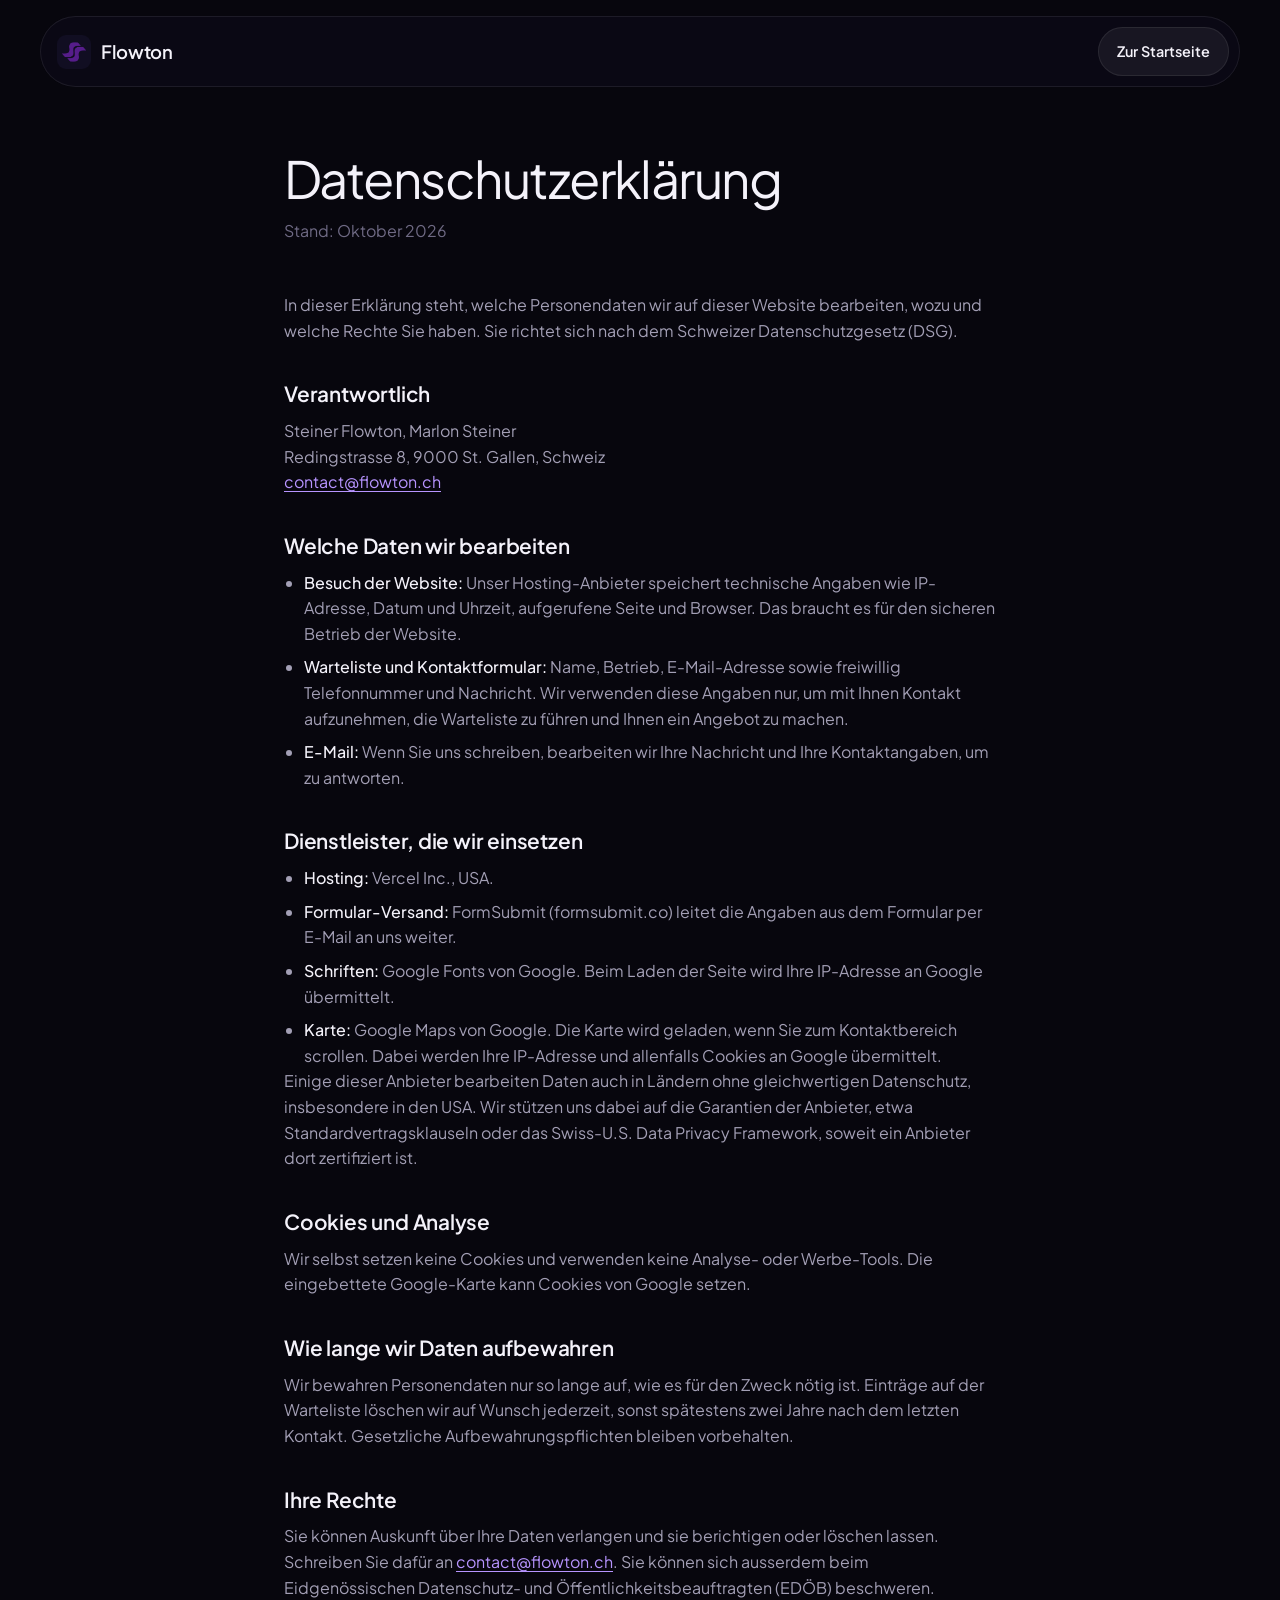
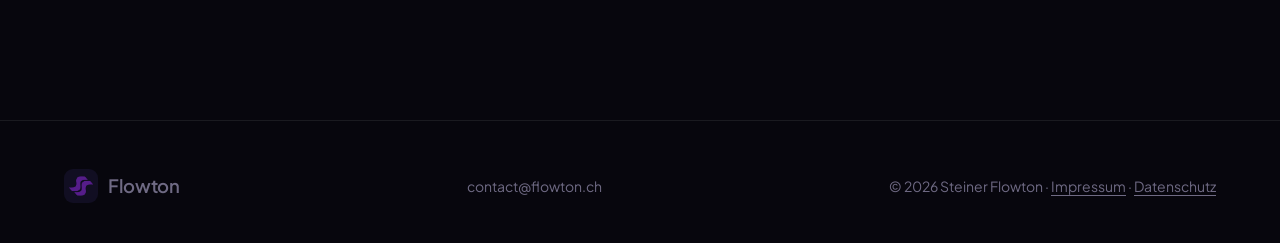
<file: datenschutz/index.html>
<!DOCTYPE html>
<html lang="de-CH">
<head>
<meta charset="UTF-8">
<meta name="viewport" content="width=device-width, initial-scale=1.0">
<title>Datenschutz – Flowton</title>
<meta name="robots" content="noindex">
<meta name="theme-color" content="#07060d">
<link rel="icon" type="image/png" href="/assets/icon.png">
<link rel="preconnect" href="https://fonts.googleapis.com">
<link rel="preconnect" href="https://fonts.gstatic.com" crossorigin>
<link href="https://fonts.googleapis.com/css2?family=Plus+Jakarta+Sans:wght@400;500;600;700&display=swap" rel="stylesheet">
<link rel="stylesheet" href="/assets/site.css">
</head>
<body>
  <nav class="nav scrolled" aria-label="Hauptnavigation">
    <a href="/" class="brand"><img src="/assets/icon.png" alt="" width="34" height="34"><span>Flowton</span></a>
    <a href="/" class="btn btn-ghost">Zur Startseite</a>
  </nav>

  <main class="container legal">
    <h1>Datenschutzerklärung</h1>
    <p class="stand">Stand: Oktober 2026</p>

    <p>In dieser Erklärung steht, welche Personendaten wir auf dieser Website bearbeiten, wozu und welche Rechte Sie haben. Sie richtet sich nach dem Schweizer Datenschutzgesetz (DSG).</p>

    <h2>Verantwortlich</h2>
    <p>Steiner Flowton, Marlon Steiner<br>
    Redingstrasse 8, 9000 St. Gallen, Schweiz<br>
    <a href="mailto:contact@flowton.ch">contact@flowton.ch</a></p>

    <h2>Welche Daten wir bearbeiten</h2>
    <ul>
      <li><strong>Besuch der Website:</strong> Unser Hosting-Anbieter speichert technische Angaben wie IP-Adresse, Datum und Uhrzeit, aufgerufene Seite und Browser. Das braucht es für den sicheren Betrieb der Website.</li>
      <li><strong>Warteliste und Kontaktformular:</strong> Name, Betrieb, E-Mail-Adresse sowie freiwillig Telefonnummer und Nachricht. Wir verwenden diese Angaben nur, um mit Ihnen Kontakt aufzunehmen, die Warteliste zu führen und Ihnen ein Angebot zu machen.</li>
      <li><strong>E-Mail:</strong> Wenn Sie uns schreiben, bearbeiten wir Ihre Nachricht und Ihre Kontaktangaben, um zu antworten.</li>
    </ul>

    <h2>Dienstleister, die wir einsetzen</h2>
    <ul>
      <li><strong>Hosting:</strong> Vercel Inc., USA.</li>
      <li><strong>Formular-Versand:</strong> FormSubmit (formsubmit.co) leitet die Angaben aus dem Formular per E-Mail an uns weiter.</li>
      <li><strong>Schriften:</strong> Google Fonts von Google. Beim Laden der Seite wird Ihre IP-Adresse an Google übermittelt.</li>
      <li><strong>Karte:</strong> Google Maps von Google. Die Karte wird geladen, wenn Sie zum Kontaktbereich scrollen. Dabei werden Ihre IP-Adresse und allenfalls Cookies an Google übermittelt.</li>
    </ul>
    <p>Einige dieser Anbieter bearbeiten Daten auch in Ländern ohne gleichwertigen Datenschutz, insbesondere in den USA. Wir stützen uns dabei auf die Garantien der Anbieter, etwa Standardvertragsklauseln oder das Swiss-U.S. Data Privacy Framework, soweit ein Anbieter dort zertifiziert ist.</p>

    <h2>Cookies und Analyse</h2>
    <p>Wir selbst setzen keine Cookies und verwenden keine Analyse- oder Werbe-Tools. Die eingebettete Google-Karte kann Cookies von Google setzen.</p>

    <h2>Wie lange wir Daten aufbewahren</h2>
    <p>Wir bewahren Personendaten nur so lange auf, wie es für den Zweck nötig ist. Einträge auf der Warteliste löschen wir auf Wunsch jederzeit, sonst spätestens zwei Jahre nach dem letzten Kontakt. Gesetzliche Aufbewahrungspflichten bleiben vorbehalten.</p>

    <h2>Ihre Rechte</h2>
    <p>Sie können Auskunft über Ihre Daten verlangen und sie berichtigen oder löschen lassen. Schreiben Sie dafür an <a href="mailto:contact@flowton.ch">contact@flowton.ch</a>. Sie können sich ausserdem beim Eidgenössischen Datenschutz- und Öffentlichkeitsbeauftragten (EDÖB) beschweren.</p>
  </main>

  <footer>
    <div class="container foot">
      <a href="/" class="brand"><img src="/assets/icon.png" alt="" width="34" height="34">Flowton</a>
      <a href="mailto:contact@flowton.ch">contact@flowton.ch</a>
      <span>© 2026 Steiner Flowton · <a href="/impressum/">Impressum</a> · <a href="/datenschutz/">Datenschutz</a></span>
    </div>
  </footer>
</body>
</html>
</file>
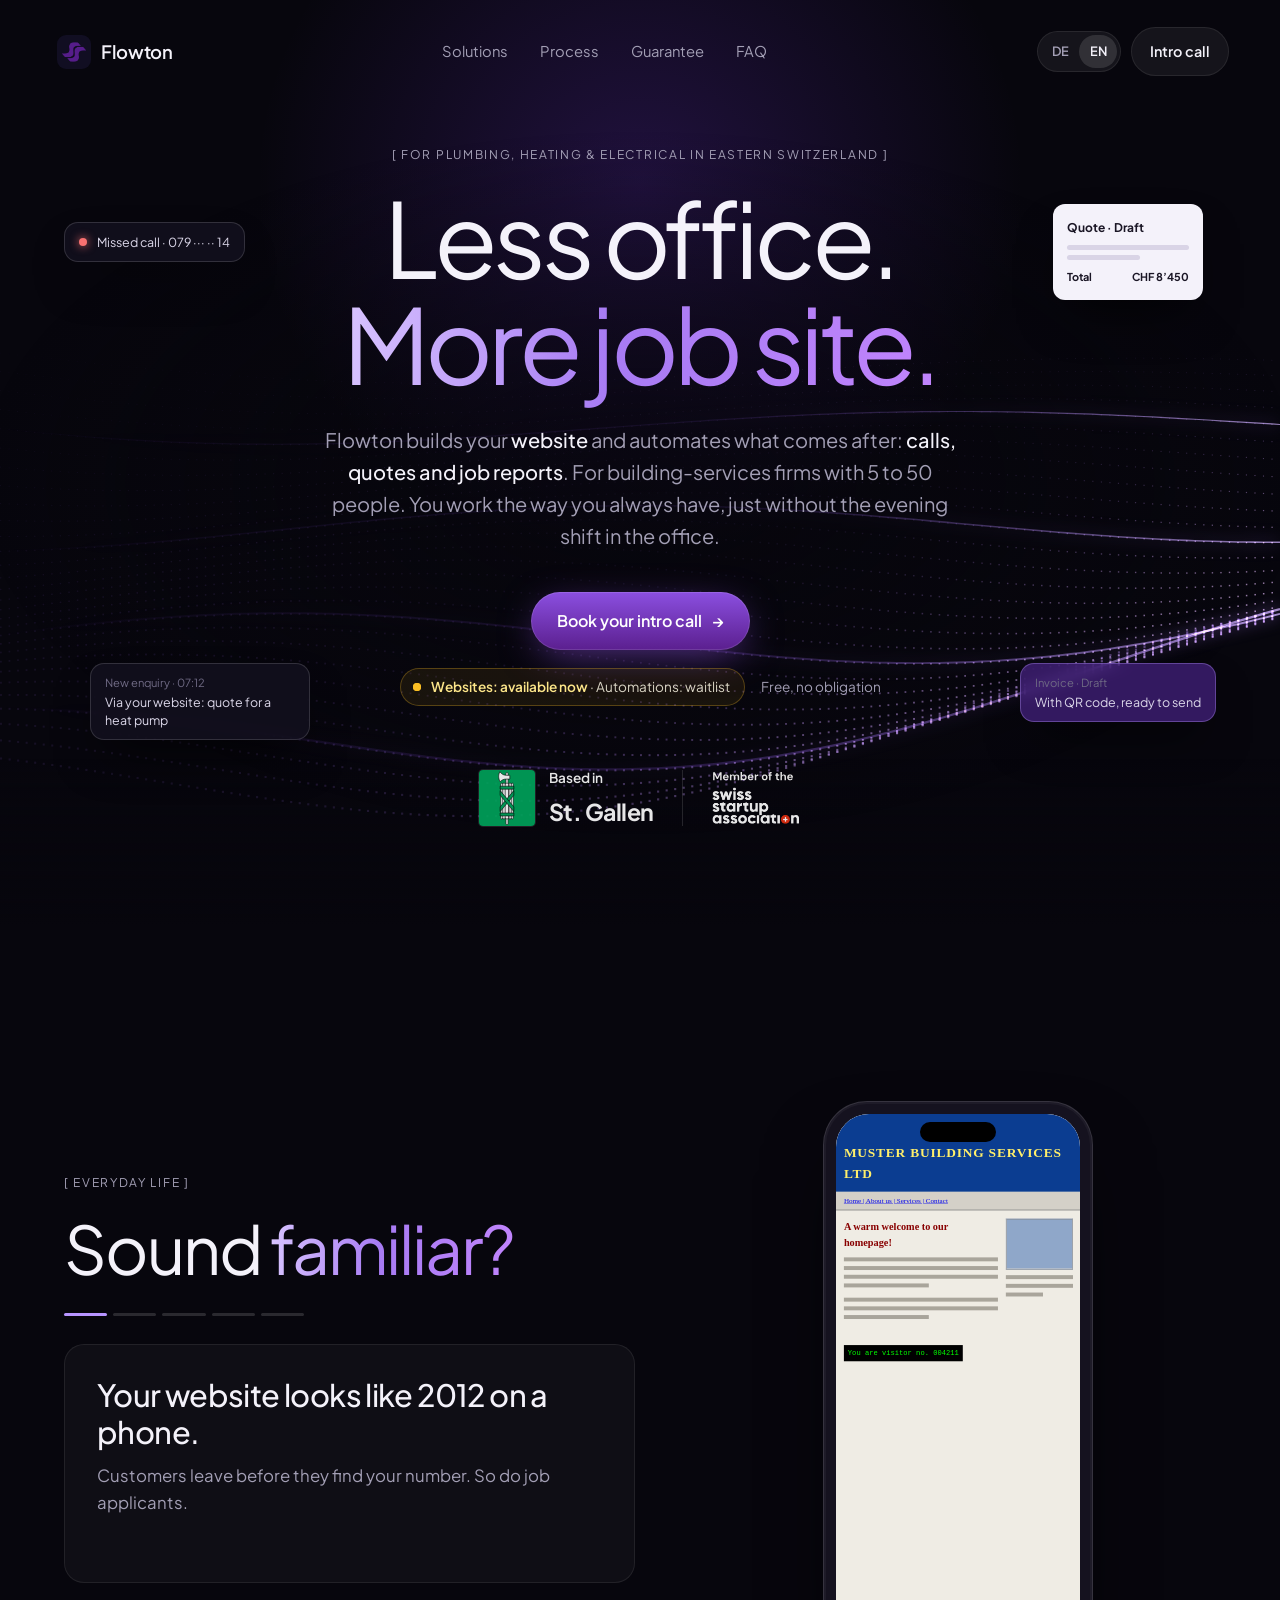
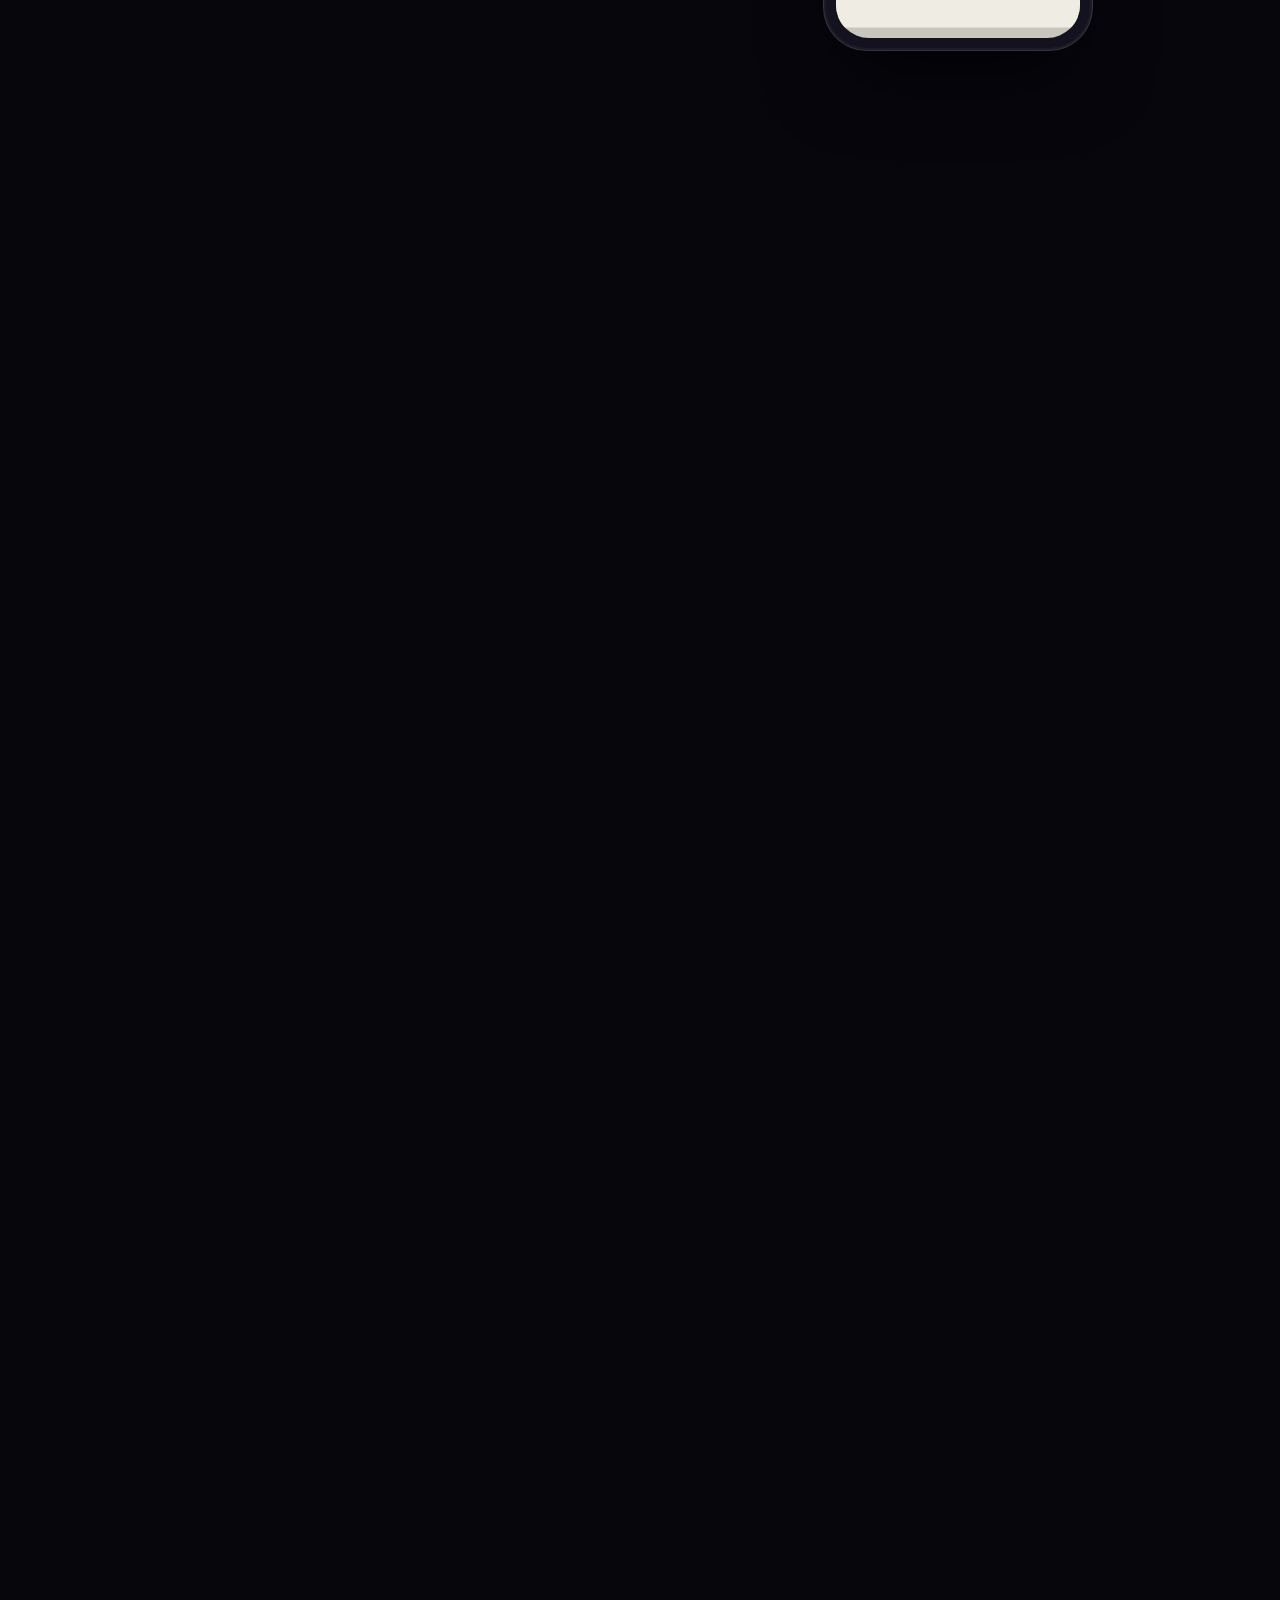
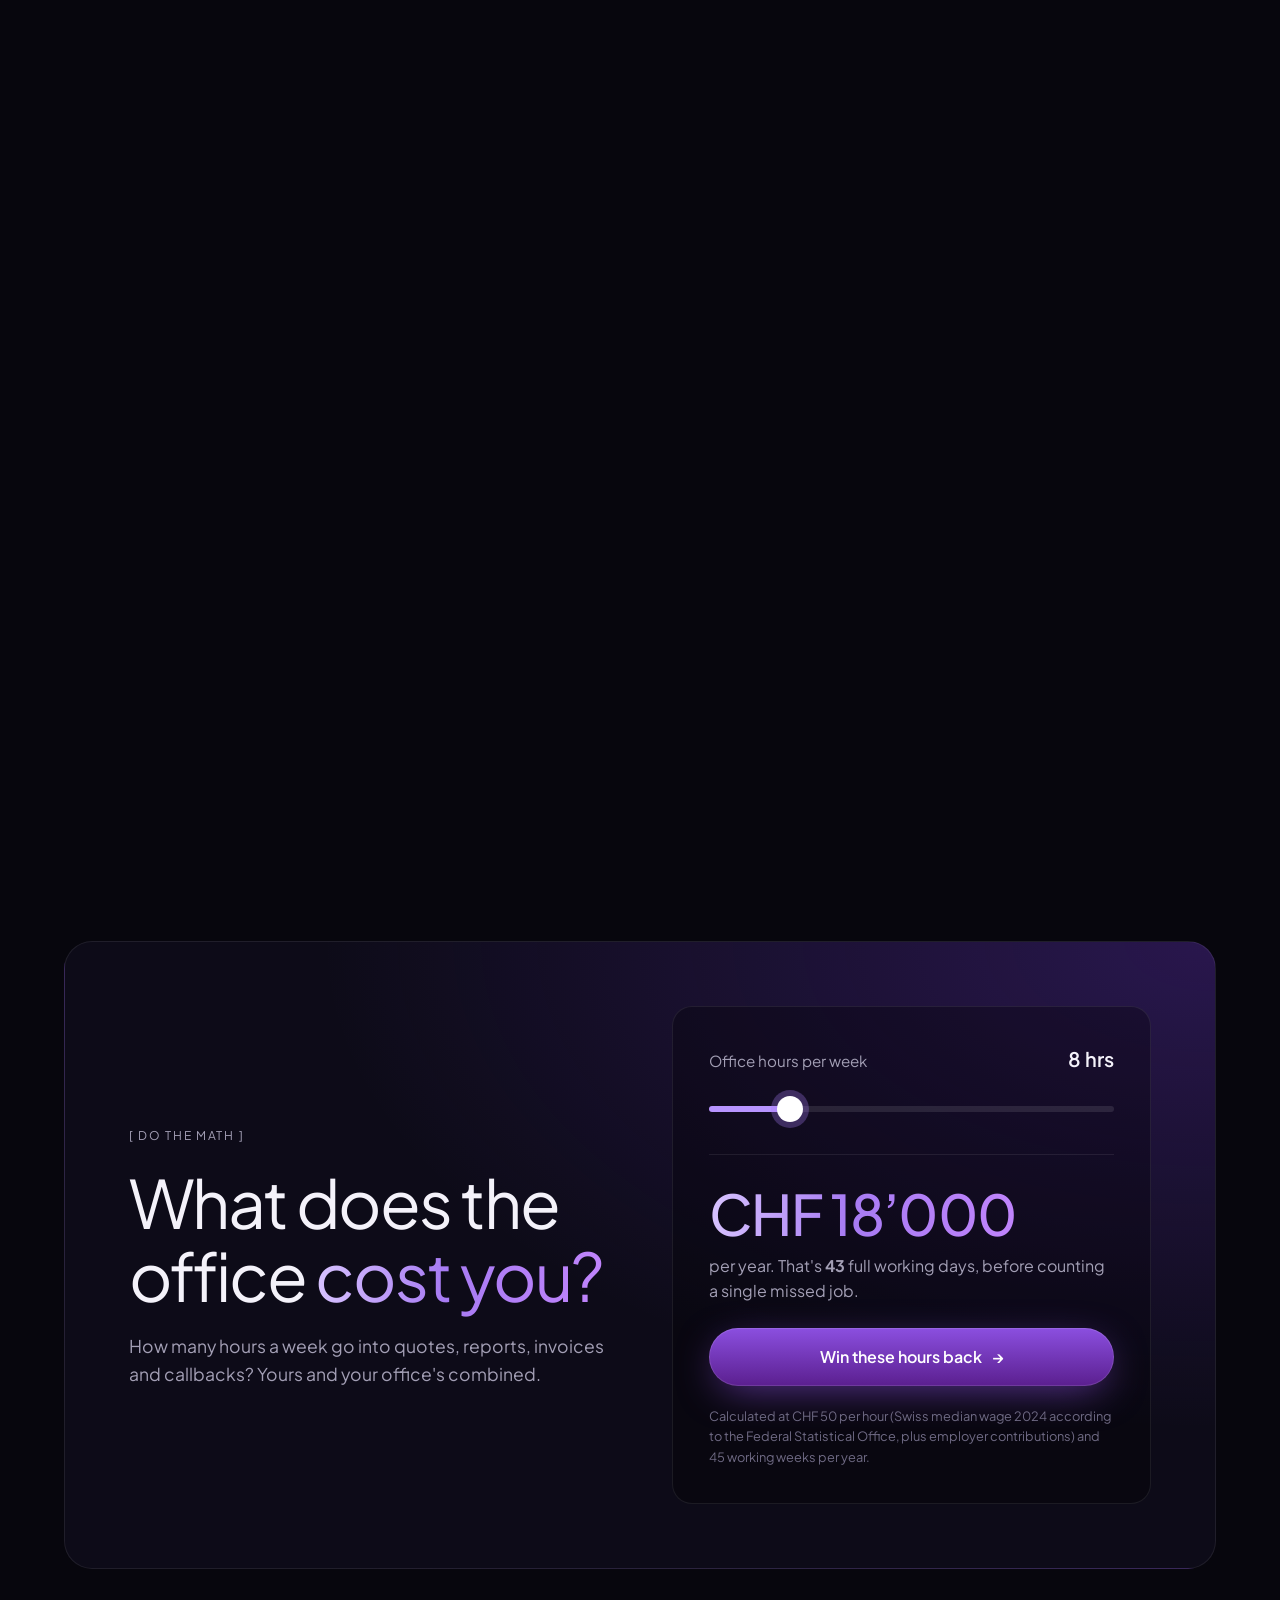
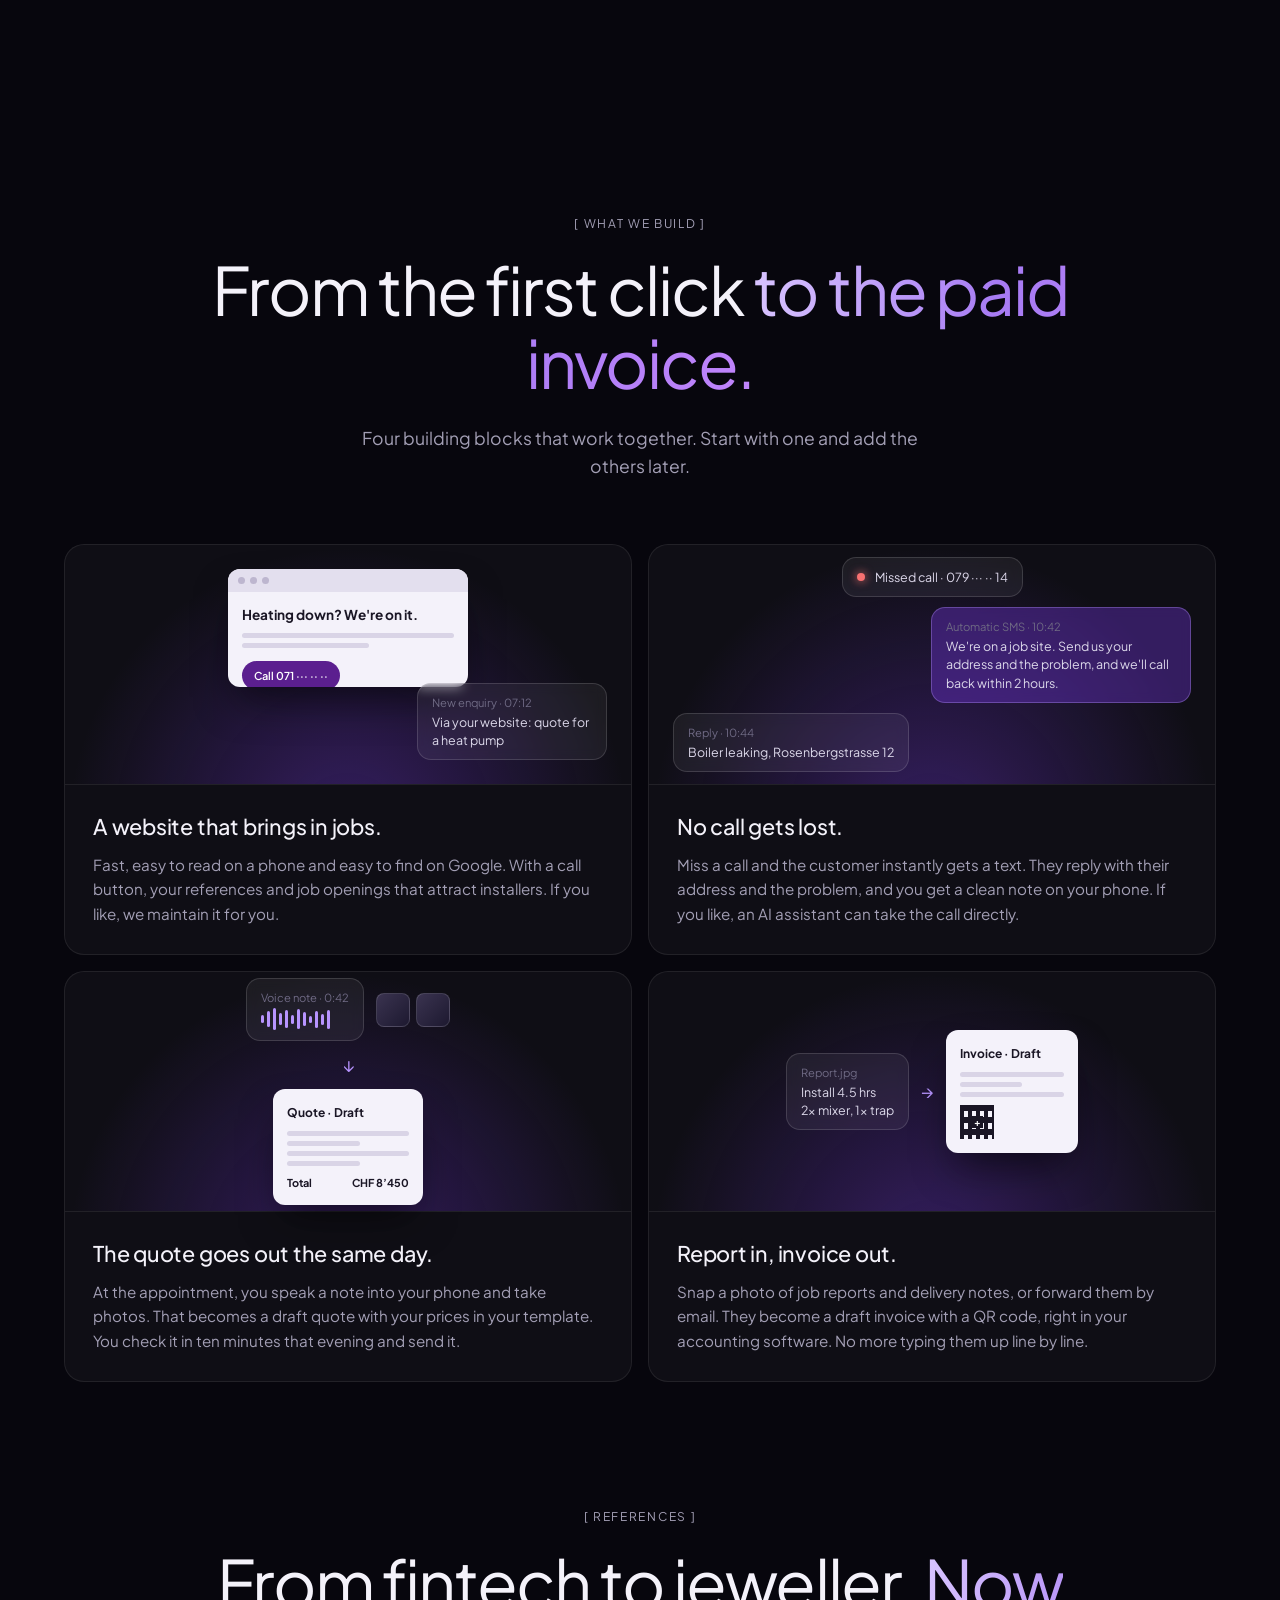
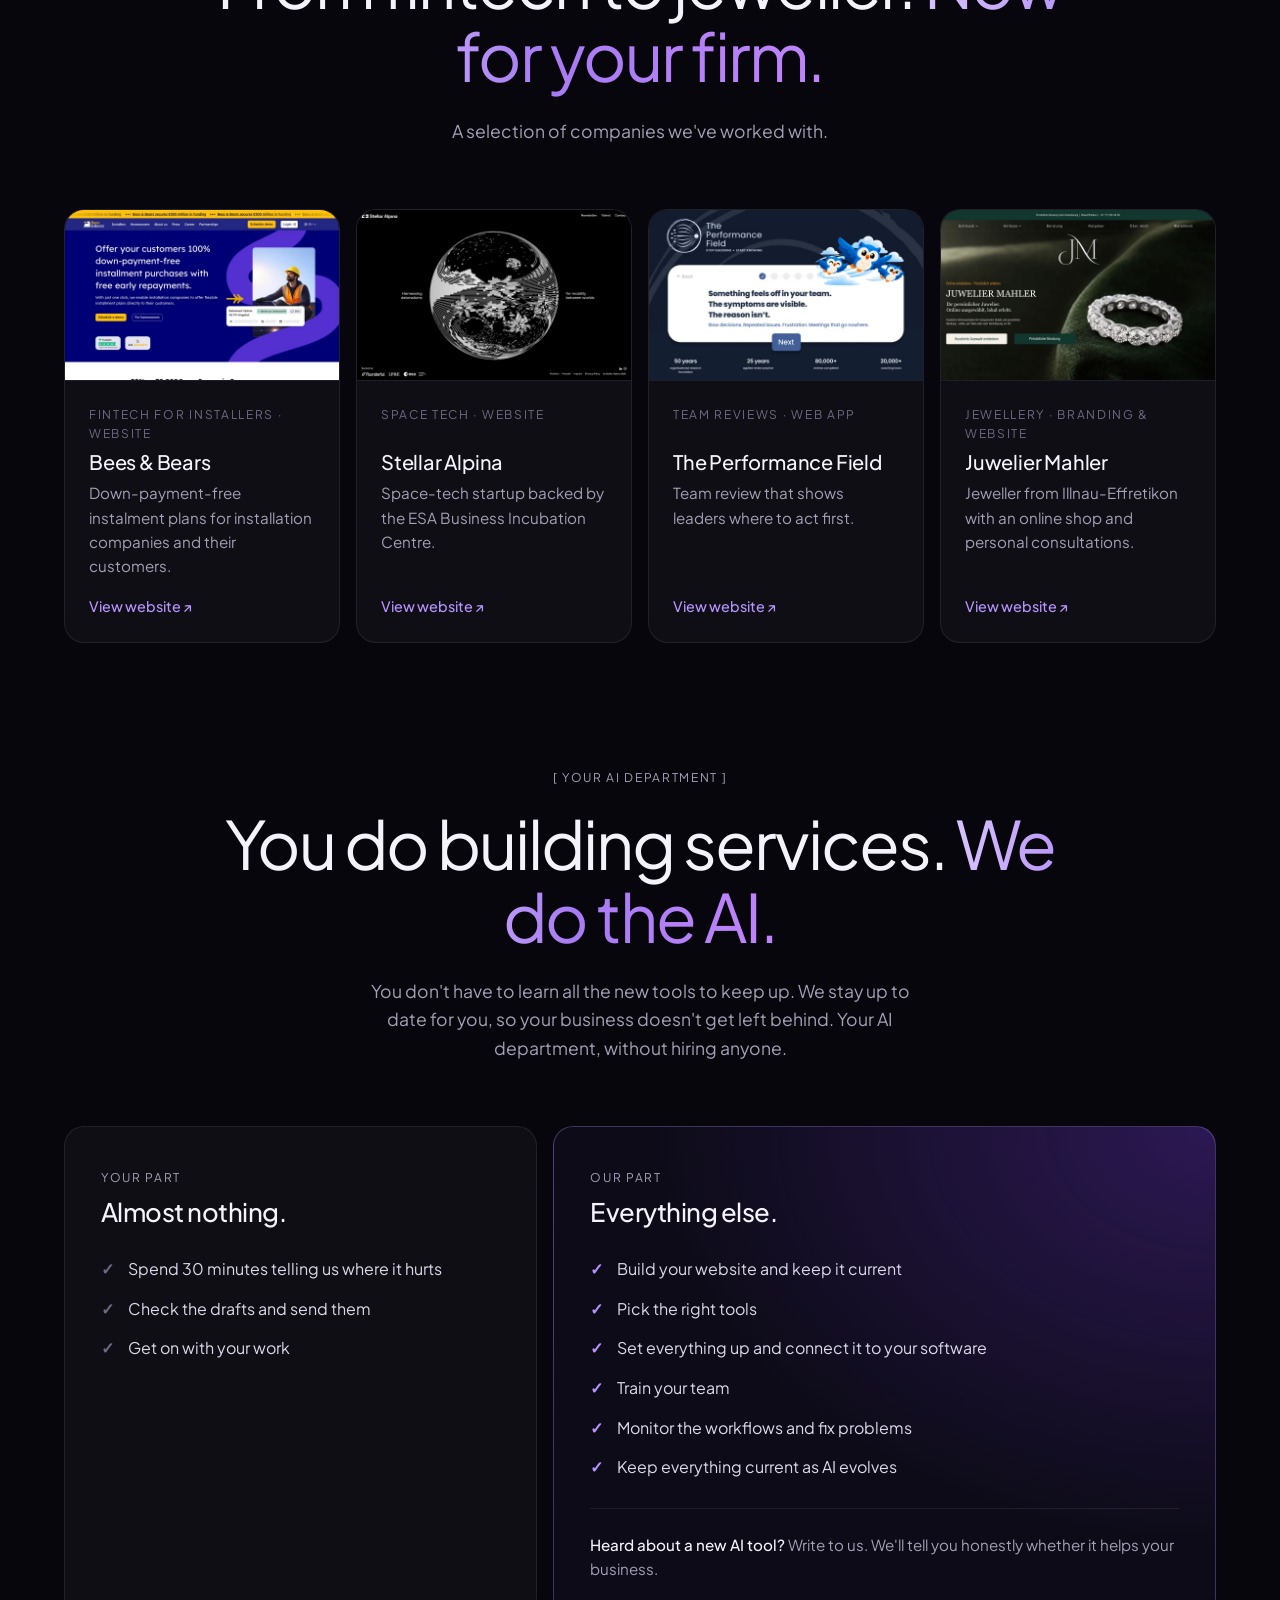
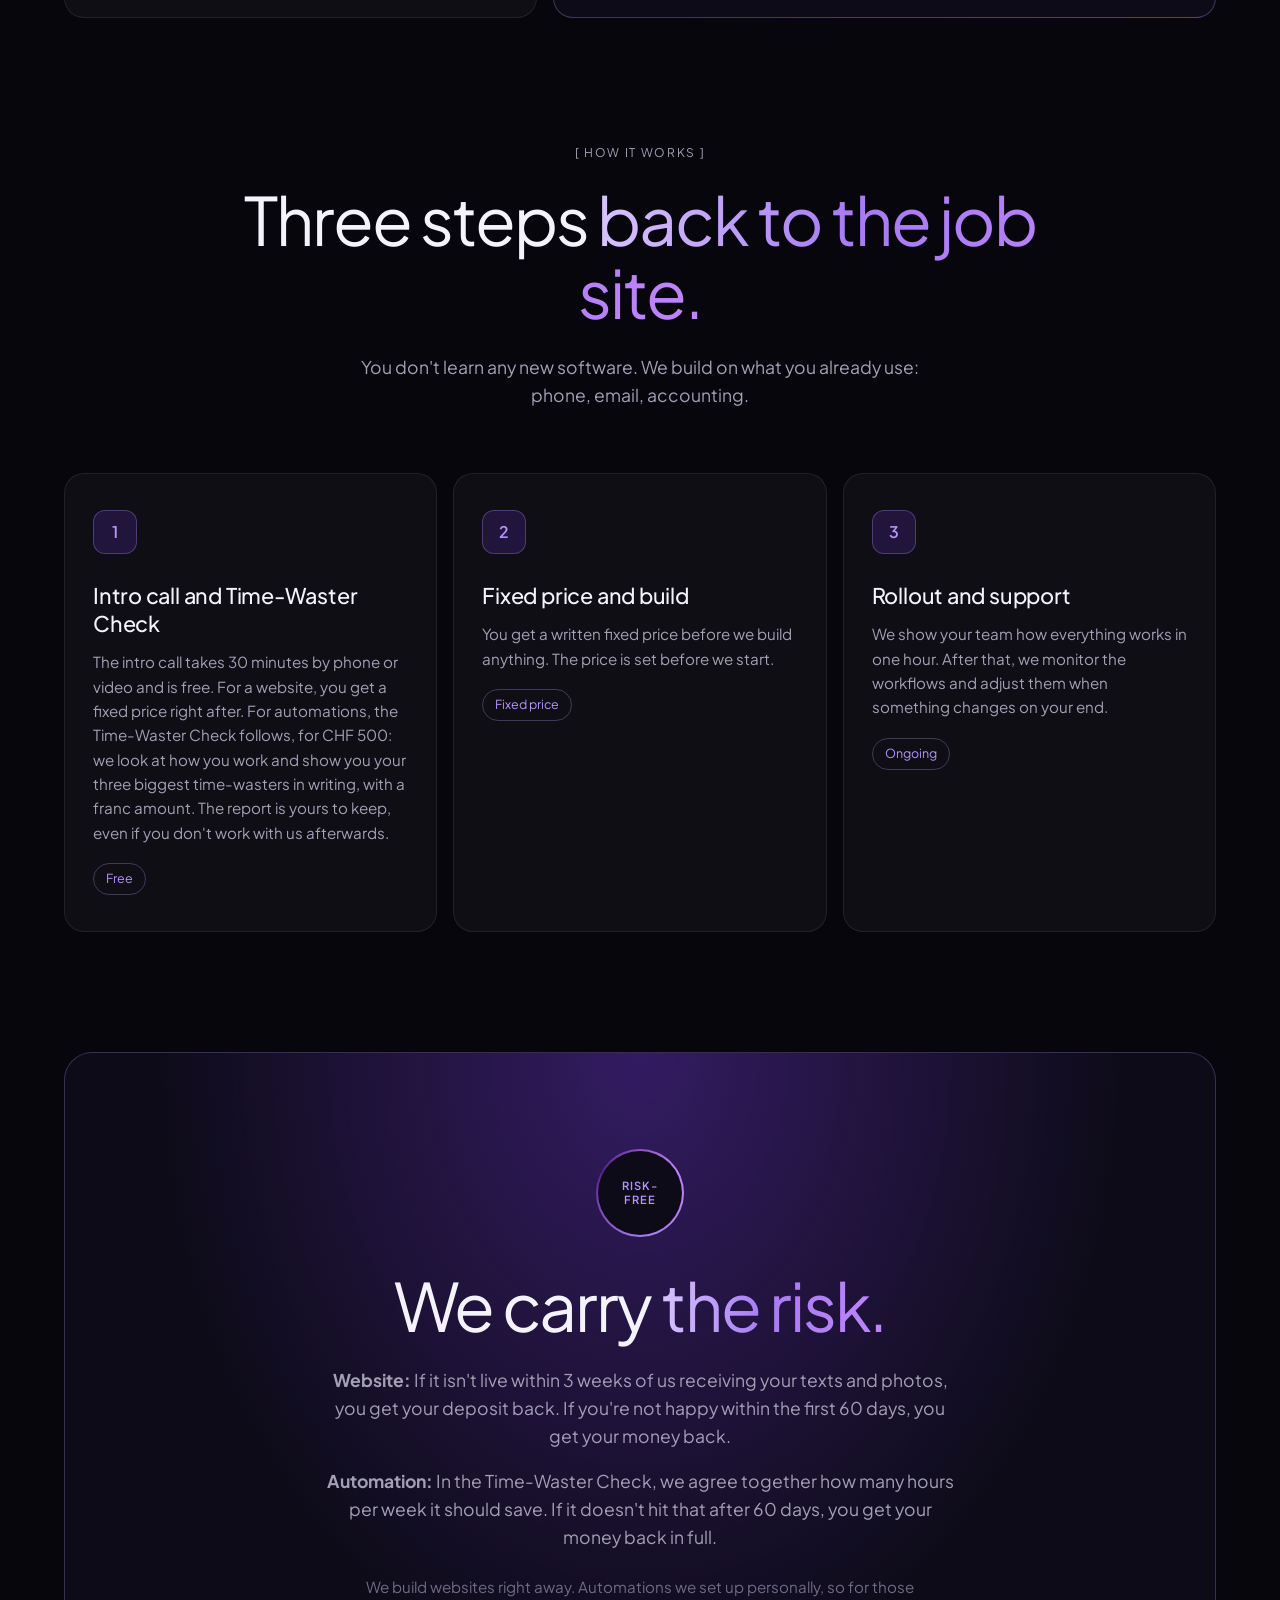
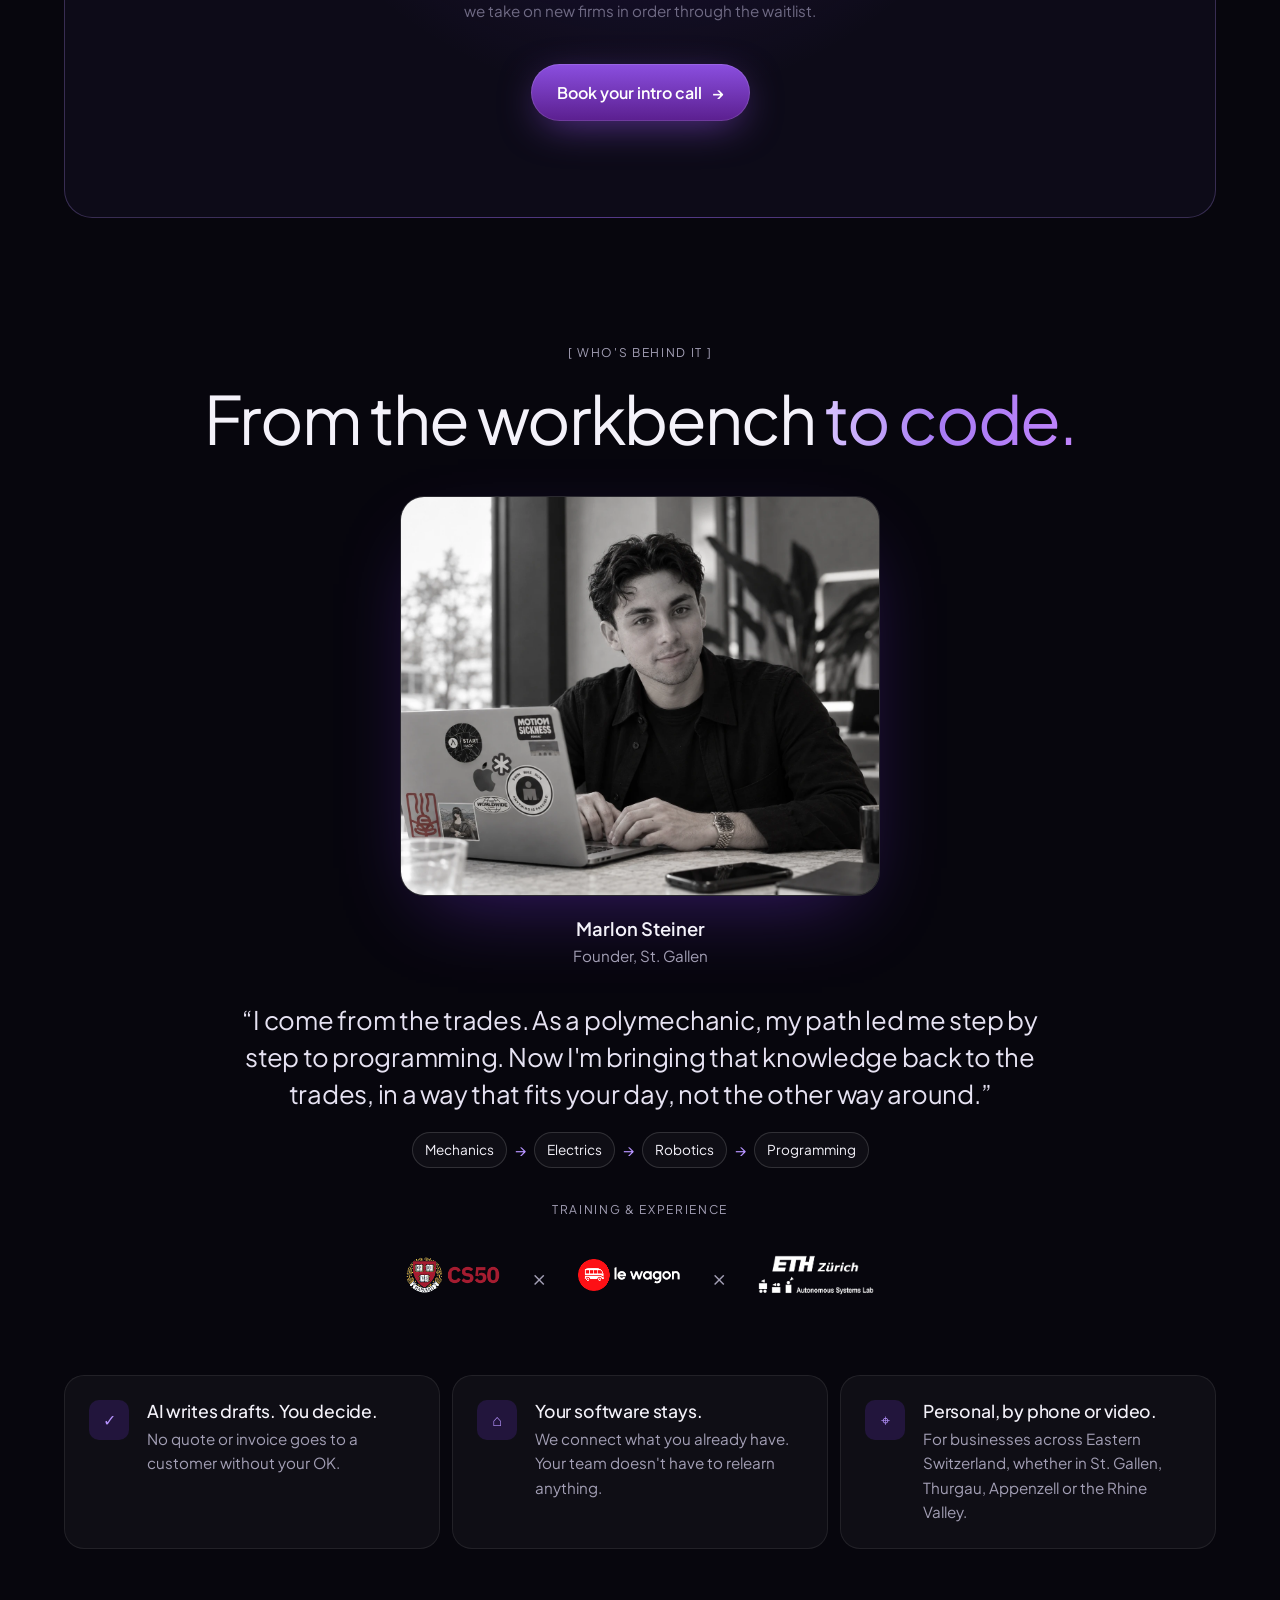
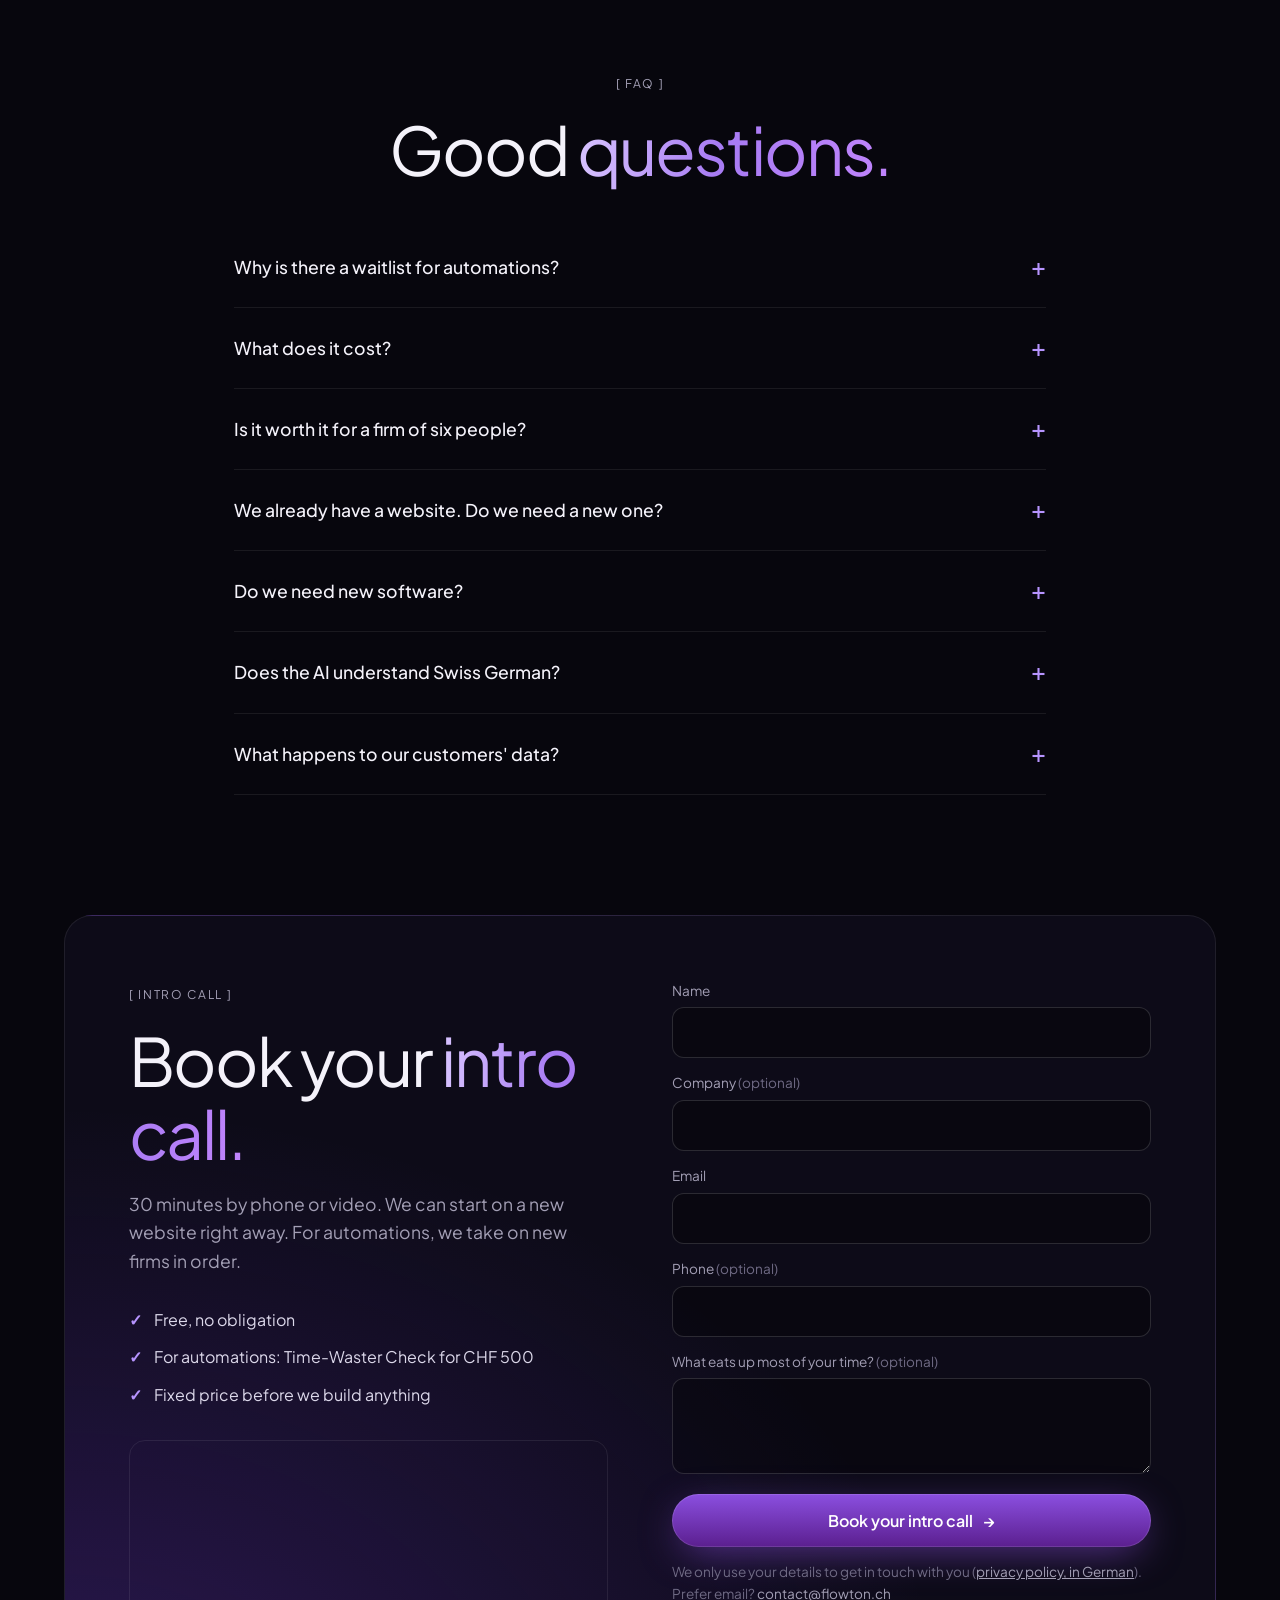
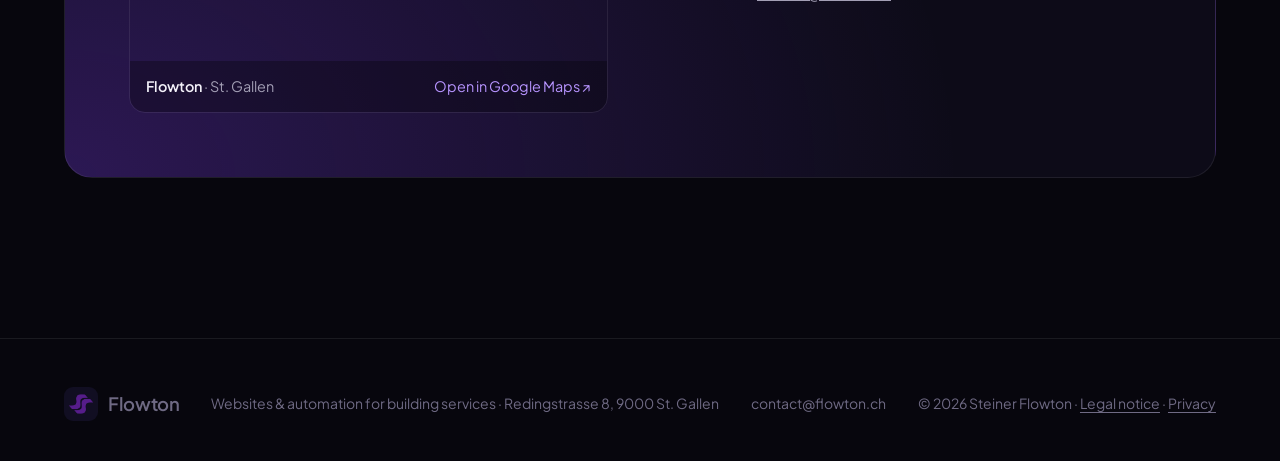
<file: en/index.html>
<!DOCTYPE html>
<html lang="en">
<head>
<meta charset="UTF-8">
<meta name="viewport" content="width=device-width, initial-scale=1.0">
<title>Websites &amp; AI for building-services firms | Flowton St. Gallen</title>
<meta name="description" content="Flowton builds websites and automates calls, quotes and job reports for plumbing, heating and electrical firms in Eastern Switzerland. Based in St. Gallen.">
<meta name="theme-color" content="#07060d">
<link rel="icon" type="image/png" href="/assets/icon.png">
<link rel="apple-touch-icon" href="/assets/icon.png">
<meta property="og:type" content="website">
<meta property="og:site_name" content="Flowton">
<meta property="og:title" content="Flowton – Less office. More job site.">
<meta property="og:description" content="Websites and automation for plumbing, heating and electrical firms in Eastern Switzerland.">
<meta property="og:image" content="https://www.flowton.io/assets/og-en.png">
<meta property="og:image:width" content="1200">
<meta property="og:image:height" content="630">
<meta property="og:image:alt" content="Flowton: Less office. More job site.">
<meta name="twitter:card" content="summary_large_image">
<meta property="og:locale" content="en_GB">
<meta property="og:url" content="https://www.flowton.io/en/">
<link rel="canonical" href="https://www.flowton.io/en/">
<link rel="alternate" hreflang="de-CH" href="https://www.flowton.io/">
<link rel="alternate" hreflang="en" href="https://www.flowton.io/en/">
<link rel="alternate" hreflang="x-default" href="https://www.flowton.io/">
<link rel="preconnect" href="https://fonts.googleapis.com">
<link rel="preconnect" href="https://fonts.gstatic.com" crossorigin>
<link href="https://fonts.googleapis.com/css2?family=Plus+Jakarta+Sans:wght@400;500;600;700&display=swap" rel="stylesheet">
<script type="application/ld+json">
{
  "@context": "https://schema.org",
  "@type": "ProfessionalService",
  "name": "Flowton",
  "legalName": "Steiner Flowton",
  "url": "https://www.flowton.io/en/",
  "logo": "https://www.flowton.io/assets/logo.png",
  "image": "https://www.flowton.io/assets/og-en.png",
  "email": "contact@flowton.ch",
  "description": "Websites and automation for plumbing, heating and electrical firms in Eastern Switzerland.",
  "address": {
    "@type": "PostalAddress",
    "streetAddress": "Redingstrasse 8",
    "postalCode": "9000",
    "addressLocality": "St. Gallen",
    "addressRegion": "SG",
    "addressCountry": "CH"
  },
  "geo": {
    "@type": "GeoCoordinates",
    "latitude": 47.4272935,
    "longitude": 9.3731903
  },
  "founder": {
    "@type": "Person",
    "name": "Marlon Steiner"
  },
  "areaServed": [
    "St. Gallen",
    "Thurgau",
    "Appenzell Ausserrhoden",
    "Appenzell Innerrhoden",
    "Graubünden"
  ],
  "knowsLanguage": [
    "de",
    "en"
  ],
  "sameAs": [
    "https://www.google.com/maps/place/Flowton/@47.4272935,9.3731903,17z/data=!4m6!3m5!1s0x479b1f5a2574c4a5:0x1f0fc8fdc9a79454!8m2!3d47.4272935!4d9.3731903!16s%2Fg%2F11ypxzs03b"
  ]
}
</script>
<link rel="stylesheet" href="/assets/site.css">
</head>
<body>
  <script>document.documentElement.classList.add('js');</script>

  <nav class="nav" id="nav" aria-label="Main navigation">
    <a href="#" class="brand"><img src="/assets/icon.png" alt="" width="34" height="34"><span>Flowton</span></a>
    <div class="nav-links">
      <a href="#loesungen">Solutions</a>
      <a href="#ablauf">Process</a>
      <a href="#garantie">Guarantee</a>
      <a href="#faq">FAQ</a>
    </div>
    <div class="nav-right">
      <div class="lang" role="group" aria-label="Language">
        <a href="/" lang="de" hreflang="de">DE</a>
        <a href="/en/" lang="en" aria-current="page">EN</a>
      </div>
      <a href="#kontakt" class="btn btn-ghost">Intro call</a>
    </div>
  </nav>

  <main>
    <!-- Hero -->
    <section class="hero">
      <canvas id="waves" aria-hidden="true"></canvas>
      <div class="hero-float" aria-hidden="true">
        <div class="chip alert f1" data-depth="1.3">Missed call · 079 ··· ·· 14</div>
        <div class="doc f2" data-depth="0.8"><b>Quote · Draft</b><div class="ln"></div><div class="ln s"></div><div class="tot"><span>Total</span><span>CHF 8’450</span></div></div>
        <div class="chip in f3" data-depth="1.0"><small>New enquiry · 07:12</small>Via your website: quote for a heat pump</div>
        <div class="chip out f4" data-depth="1.5"><small>Invoice · Draft</small>With QR code, ready to send</div>
      </div>
      <div class="container">
        <span class="label">[ For plumbing, heating &amp; electrical in Eastern Switzerland ]</span>
        <h1>Less office.<br><span class="grad">More job site.</span></h1>
        <p class="lead">Flowton builds your <strong>website</strong> and automates what comes after: <strong>calls, quotes and job reports</strong>. For building-services firms with 5 to 50 people. You work the way you always have, just without the evening shift in the office.</p>
        <a href="#kontakt" class="btn btn-primary">Book your intro call <span class="arrow">→</span></a>
        <div class="cta-meta"><span class="status"><span class="pulse" aria-hidden="true"></span><span><b>Websites: available now</b> · Automations: waitlist</span></span><span class="free">Free, no obligation</span></div>
        <div class="hero-foot">
          <span class="sg-badge"><img src="/assets/st-gallen-flag.svg" alt="Flag of the canton of St. Gallen" width="56" height="56"><span><small>Based in</small><b>St. Gallen</b></span></span>
          <img class="ssa-badge" src="/assets/swiss-startup-association.svg" alt="Member of the Swiss Startup Association" width="90" height="56">
        </div>
      </div>
    </section>

    <!-- Pains: a pinned phone story on capable screens, a plain card grid otherwise -->
    <section id="problem" class="story">
      <div class="story-track">
        <div class="story-stage">
          <div class="container story-grid">
            <div class="story-copy">
              <div class="pains-title">
          <span class="label">[ Everyday life ]</span>
          <h2>Sound <span class="grad">familiar?</span></h2>
        </div>
              <div class="story-bar" aria-hidden="true"><i></i><i></i><i></i><i></i><i></i></div>
              <div class="pains">
              <div class="pain" data-step="1">
                <span class="num">01</span>
                <h3>Your website looks like 2012 on a phone.</h3>
                <p>Customers leave before they find your number. So do job applicants.</p>
              </div>
              <div class="pain" data-step="2">
                <span class="num">02</span>
                <h3>The phone rings while you're lying under a sink.</h3>
                <p>The customer doesn't wait for a callback. They dial the next number on the list.</p>
              </div>
              <div class="pain" data-step="3">
                <span class="num">03</span>
                <h3>You write quotes on Saturdays.</h3>
                <p>By the time it reaches the customer, a week has passed. And they asked two other firms too.</p>
              </div>
              <div class="pain" data-step="4">
                <span class="num">04</span>
                <h3>The job reports sit on the passenger seat.</h3>
                <p>The invoice goes out weeks after the job. The money arrives just as late.</p>
              </div>
                <div class="pain turn" data-step="5">
                  <h3>It doesn't have to stay this way.</h3>
                  <p>Miss a call, and the customer gets a text right away. You get their address and request on your phone and call back when you have time.</p>
                  <a class="turn-link" href="#loesungen">See what we build ↓</a>
                </div>
              </div>
            </div>
            <div class="phone-wrap" aria-hidden="true">
              <div class="phone">
                <div class="scr scr-old" data-s="1">
                  <div class="oldsite">
                    <div class="o-head">MUSTER BUILDING SERVICES LTD</div>
                    <div class="o-nav">Home | About us | Services | Contact</div>
                    <div class="o-body">
                      <div class="o-col"><b>A warm welcome to our homepage!</b><i></i><i></i><i></i><i class="s"></i><i></i><i></i><i class="s"></i></div>
                      <div class="o-side"><span></span><i></i><i></i><i class="s"></i></div>
                    </div>
                    <div class="o-count">You are visitor no. 004211</div>
                  </div>
                </div>
                <div class="scr scr-call" data-s="2">
                  <div class="c-avatar"></div>
                  <b>Customer</b>
                  <small>079 ··· ·· 14</small>
                  <em class="c-state">calling …</em>
                  <em class="c-missed">Missed call</em>
                  <div class="c-btns"><span class="no"></span><span class="yes"></span></div>
                </div>
                <div class="scr scr-lock" data-s="3">
                  <small>Saturday</small>
                  <b class="clock">09:14</b>
                  <div class="note"><small>Reminders</small>Write quotes: Huber, Keller, Meier</div>
                </div>
                <div class="scr scr-lock" data-s="4">
                  <small>Tuesday</small>
                  <b class="clock">21:47</b>
                  <div class="note"><small>Notes</small>Type up and invoice 11 job reports</div>
                </div>
                <div class="scr scr-sms" data-s="5">
                  <div class="chip alert">Missed call · 079 ··· ·· 14</div>
                  <div class="chip out"><small>Automatic text · 10:42</small>We're on a job site. Send us your address and what you need, we'll call back within 2 hours.</div>
                  <div class="chip in"><small>Reply · 10:44</small>Boiler dripping, Rosenbergstrasse 12</div>
                </div>
              </div>
            </div>
          </div>
        </div>
      </div>
    </section>

    <!-- Calculator -->
    <section id="rechner" style="padding-top: 0;">
      <div class="container">
        <div class="calc reveal">
          <div>
            <span class="label">[ Do the math ]</span>
            <h2>What does the office <span class="grad">cost you?</span></h2>
            <p class="lead">How many hours a week go into quotes, reports, invoices and callbacks? Yours and your office's combined.</p>
          </div>
          <div class="calc-box">
            <label for="hours">Office hours per week <output id="hoursOut" for="hours">8 hrs</output></label>
            <input type="range" id="hours" min="1" max="40" value="8" step="1">
            <div class="calc-result" aria-live="polite">
              <div class="big"><span class="grad" id="costOut">CHF 18’000</span></div>
              <p class="sub">per year. That's <strong id="daysOut">43</strong> full working days, before counting a single missed job.</p>
            </div>
            <a href="#kontakt" class="btn btn-primary calc-cta">Win these hours back <span class="arrow">→</span></a>
            <p class="calc-note">Calculated at CHF 50 per hour (Swiss median wage 2024 according to the Federal Statistical Office, plus employer contributions) and 45 working weeks per year.</p>
          </div>
        </div>
      </div>
    </section>

    <!-- Solutions -->
    <section id="loesungen">
      <div class="container">
        <div class="section-head">
          <div class="reveal">
            <span class="label">[ What we build ]</span>
            <h2>From the first click <span class="grad">to the paid invoice.</span></h2>
          </div>
          <p class="lead reveal">Four building blocks that work together. Start with one and add the others later.</p>
        </div>

        <div class="solutions">
          <article class="sol reveal">
            <div class="sol-visual" aria-hidden="true">
              <div class="browser">
                <div class="bar"><i></i><i></i><i></i></div>
                <div class="page">
                  <b>Heating down? We're on it.</b>
                  <div class="ln"></div><div class="ln s"></div>
                  <span class="call">Call 071 ··· ·· ··</span>
                </div>
              </div>
              <div class="chip in"><small>New enquiry · 07:12</small>Via your website: quote for a heat pump</div>
            </div>
            <div class="sol-body">
              <h3>A website that brings in jobs.</h3>
              <p>Fast, easy to read on a phone and easy to find on Google. With a call button, your references and job openings that attract installers. If you like, we maintain it for you.</p>
            </div>
          </article>

          <article class="sol reveal">
            <div class="sol-visual" aria-hidden="true">
              <div class="chip alert">Missed call · 079 ··· ·· 14</div>
              <div class="chip out"><small>Automatic SMS · 10:42</small>We're on a job site. Send us your address and the problem, and we'll call back within 2 hours.</div>
              <div class="chip in"><small>Reply · 10:44</small>Boiler leaking, Rosenbergstrasse 12</div>
            </div>
            <div class="sol-body">
              <h3>No call gets lost.</h3>
              <p>Miss a call and the customer instantly gets a text. They reply with their address and the problem, and you get a clean note on your phone. If you like, an AI assistant can take the call directly.</p>
            </div>
          </article>

          <article class="sol reveal">
            <div class="sol-visual" aria-hidden="true">
              <div class="flow-row">
                <div class="chip">
                  <small>Voice note · 0:42</small>
                  <div class="voice"><i style="height:8px"></i><i style="height:16px"></i><i style="height:22px"></i><i style="height:12px"></i><i style="height:18px"></i><i style="height:9px"></i><i style="height:20px"></i><i style="height:14px"></i><i style="height:7px"></i><i style="height:17px"></i><i style="height:11px"></i><i style="height:19px"></i></div>
                </div>
                <div class="thumbs"><span></span><span></span></div>
              </div>
              <div class="flow-arrow">↓</div>
              <div class="doc">
                <b>Quote · Draft</b>
                <div class="ln"></div><div class="ln s"></div><div class="ln"></div><div class="ln s"></div>
                <div class="tot"><span>Total</span><span>CHF 8’450</span></div>
              </div>
            </div>
            <div class="sol-body">
              <h3>The quote goes out the same day.</h3>
              <p>At the appointment, you speak a note into your phone and take photos. That becomes a draft quote with your prices in your template. You check it in ten minutes that evening and send it.</p>
            </div>
          </article>

          <article class="sol reveal">
            <div class="sol-visual" aria-hidden="true">
              <div class="flow-row">
                <div class="chip"><small>Report.jpg</small>Install 4.5 hrs<br>2× mixer, 1× trap</div>
                <div class="flow-arrow">→</div>
                <div class="doc">
                  <b>Invoice · Draft</b>
                  <div class="ln"></div><div class="ln s"></div><div class="ln"></div>
                  <div class="qr"></div>
                </div>
              </div>
            </div>
            <div class="sol-body">
              <h3>Report in, invoice out.</h3>
              <p>Snap a photo of job reports and delivery notes, or forward them by email. They become a draft invoice with a QR code, right in your accounting software. No more typing them up line by line.</p>
            </div>
          </article>
        </div>
      </div>
    </section>

    <!-- References -->
    <section id="referenzen" style="padding-top: 0;">
      <div class="container">
        <div class="section-head">
          <div class="reveal">
            <span class="label">[ References ]</span>
            <h2>From fintech to jeweller. <span class="grad">Now for your firm.</span></h2>
          </div>
          <p class="lead reveal">A selection of companies we've worked with.</p>
        </div>
        <div class="refs">
          <a class="ref reveal" href="https://www.beesandbears.com/en/" target="_blank" rel="noopener">
            <div class="ref-shot"><img src="/assets/refs/beesandbears.jpg" alt="Homepage of Bees &amp; Bears" width="1120" height="700" loading="lazy"></div>
            <div class="ref-body">
              <span class="ref-tag">Fintech for installers · Website</span>
              <h3>Bees &amp; Bears</h3>
              <p>Down-payment-free instalment plans for installation companies and their customers.</p>
              <span class="ref-link">View website ↗</span>
            </div>
          </a>
          <a class="ref reveal" href="https://stellar-alpina.ch/" target="_blank" rel="noopener">
            <div class="ref-shot"><img src="/assets/refs/stellar-alpina.jpg" alt="Homepage of Stellar Alpina" width="1120" height="700" loading="lazy"></div>
            <div class="ref-body">
              <span class="ref-tag">Space tech · Website</span>
              <h3>Stellar Alpina</h3>
              <p>Space-tech startup backed by the ESA Business Incubation Centre.</p>
              <span class="ref-link">View website ↗</span>
            </div>
          </a>
          <a class="ref reveal" href="https://theperformancefield.com/" target="_blank" rel="noopener">
            <div class="ref-shot"><img src="/assets/refs/performance-field-app.jpg" alt="Start screen of The Performance Field team review app" width="1120" height="700" loading="lazy"></div>
            <div class="ref-body">
              <span class="ref-tag">Team reviews · Web app</span>
              <h3>The Performance Field</h3>
              <p>Team review that shows leaders where to act first.</p>
              <span class="ref-link">View website ↗</span>
            </div>
          </a>
          <a class="ref reveal" href="https://www.juwelier-mahler.com/" target="_blank" rel="noopener">
            <div class="ref-shot"><img src="/assets/refs/juwelier-mahler.jpg" alt="Homepage of Juwelier Mahler" width="1120" height="700" loading="lazy"></div>
            <div class="ref-body">
              <span class="ref-tag">Jewellery · Branding &amp; website</span>
              <h3>Juwelier Mahler</h3>
              <p>Jeweller from Illnau-Effretikon with an online shop and personal consultations.</p>
              <span class="ref-link">View website ↗</span>
            </div>
          </a>
        </div>
      </div>
    </section>

    <!-- Done for you -->
    <section id="ki-abteilung" style="padding-top: 0;">
      <div class="container">
        <div class="section-head">
          <div class="reveal">
            <span class="label">[ Your AI department ]</span>
            <h2>You do building services. <span class="grad">We do the AI.</span></h2>
          </div>
          <p class="lead reveal">You don't have to learn all the new tools to keep up. We stay up to date for you, so your business doesn't get left behind. Your AI department, without hiring anyone.</p>
        </div>
        <div class="split">
          <div class="side reveal">
            <span class="who-tag">Your part</span>
            <h3>Almost nothing.</h3>
            <ul>
              <li>Spend 30 minutes telling us where it hurts</li>
              <li>Check the drafts and send them</li>
              <li>Get on with your work</li>
            </ul>
          </div>
          <div class="side ours reveal">
            <span class="who-tag">Our part</span>
            <h3>Everything else.</h3>
            <ul>
              <li>Build your website and keep it current</li>
              <li>Pick the right tools</li>
              <li>Set everything up and connect it to your software</li>
              <li>Train your team</li>
              <li>Monitor the workflows and fix problems</li>
              <li>Keep everything current as AI evolves</li>
            </ul>
            <p class="foot-note"><strong>Heard about a new AI tool?</strong> Write to us. We'll tell you honestly whether it helps your business.</p>
          </div>
        </div>
      </div>
    </section>

    <!-- Process -->
    <section id="ablauf" style="padding-top: 0;">
      <div class="container">
        <div class="section-head">
          <div class="reveal">
            <span class="label">[ How it works ]</span>
            <h2>Three steps <span class="grad">back to the job site.</span></h2>
          </div>
          <p class="lead reveal">You don't learn any new software. We build on what you already use: phone, email, accounting.</p>
        </div>
        <div class="steps">
          <div class="step reveal">
            <div class="n">1</div>
            <h3>Intro call and Time-Waster Check</h3>
            <p>The intro call takes 30 minutes by phone or video and is free. For a website, you get a fixed price right after. For automations, the Time-Waster Check follows, for CHF 500: we look at how you work and show you your three biggest time-wasters in writing, with a franc amount. The report is yours to keep, even if you don't work with us afterwards.</p>
            <span class="tag">Free</span>
          </div>
          <div class="step reveal">
            <div class="n">2</div>
            <h3>Fixed price and build</h3>
            <p>You get a written fixed price before we build anything. The price is set before we start.</p>
            <span class="tag">Fixed price</span>
          </div>
          <div class="step reveal">
            <div class="n">3</div>
            <h3>Rollout and support</h3>
            <p>We show your team how everything works in one hour. After that, we monitor the workflows and adjust them when something changes on your end.</p>
            <span class="tag">Ongoing</span>
          </div>
        </div>
      </div>
    </section>

    <!-- Guarantee -->
    <section id="garantie" style="padding-top: 0;">
      <div class="container">
        <div class="guarantee reveal">
          <div class="seal"><span>RISK-<br>FREE</span></div>
          <h2>We carry <span class="grad">the risk.</span></h2>
          <p class="lead"><b>Website:</b> If it isn't live within 3 weeks of us receiving your texts and photos, you get your deposit back. If you're not happy within the first 60 days, you get your money back.</p>
          <p class="lead"><b>Automation:</b> In the Time-Waster Check, we agree together how many hours per week it should save. If it doesn't hit that after 60 days, you get your money back in full.</p>
          <p class="scarce">We build websites right away. Automations we set up personally, so for those we take on new firms in order through the waitlist.</p>
          <a href="#kontakt" class="btn btn-primary">Book your intro call <span class="arrow">→</span></a>
        </div>
      </div>
    </section>

    <!-- Founder -->
    <section id="ueber-uns" style="padding-top: 0;">
      <div class="container founder">
        <div class="reveal">
          <span class="label">[ Who's behind it ]</span>
          <h2>From the workbench <span class="grad">to code.</span></h2>
          <figure class="portrait">
            <img src="/assets/marlon-steiner.webp" alt="Marlon Steiner, founder of Flowton, at his laptop" width="1374" height="1145" loading="lazy">
            <figcaption><b>Marlon Steiner</b><span>Founder, St. Gallen</span></figcaption>
          </figure>
          <p class="quote">“I come from the trades. As a polymechanic, my path led me step by step to programming. Now I'm bringing that knowledge back to the trades, in a way that fits your day, not the other way around.”</p>
          <div class="career"><span>Mechanics</span><i aria-hidden="true">→</i><span>Electrics</span><i aria-hidden="true">→</i><span>Robotics</span><i aria-hidden="true">→</i><span>Programming</span></div>
          <div class="creds">
            <span class="creds-label">Training &amp; experience</span>
            <div class="creds-row"><span class="cred"><img class="cs50" src="/assets/logos/cs50.png" alt="Harvard CS50" width="94" height="36" loading="lazy"></span><span class="cred"><img class="lw" src="/assets/logos/le-wagon.png" alt="Le Wagon" width="103" height="32" loading="lazy"></span><span class="cred"><img class="eth" src="/assets/logos/eth-asl.png" alt="ETH Zürich, Autonomous Systems Lab" width="116" height="40" loading="lazy"></span></div>
          </div>
        </div>
        <div class="principles">
          <div class="principle reveal">
            <div class="ic" aria-hidden="true">✓</div>
            <div><h3>AI writes drafts. You decide.</h3><p>No quote or invoice goes to a customer without your OK.</p></div>
          </div>
          <div class="principle reveal">
            <div class="ic" aria-hidden="true">⌂</div>
            <div><h3>Your software stays.</h3><p>We connect what you already have. Your team doesn't have to relearn anything.</p></div>
          </div>
          <div class="principle reveal">
            <div class="ic" aria-hidden="true">⌖</div>
            <div><h3>Personal, by phone or video.</h3><p>For businesses across Eastern Switzerland, whether in St. Gallen, Thurgau, Appenzell or the Rhine Valley.</p></div>
          </div>
        </div>
      </div>
    </section>

    <!-- FAQ -->
    <section id="faq" style="padding-top: 0;">
      <div class="container faq-wrap">
        <div class="reveal">
          <span class="label">[ FAQ ]</span>
          <h2>Good <span class="grad">questions.</span></h2>
        </div>
        <div class="faq reveal">
          <details>
            <summary>Why is there a waitlist for automations?</summary>
            <p>Because we set up and support every automation personally. We only take on as many firms as we can look after well. There's no wait for a new website: after the intro call, we can start right away.</p>
          </details>
          <details>
            <summary>What does it cost?</summary>
            <p>Websites start at CHF 2’400, fixed price. Hosting in Switzerland, updates and small changes cost CHF 89 a month. For automations, the price depends on what gets automated. That's why you get a written fixed price after the Time-Waster Check (CHF 500), before we build anything. The money-back guarantee covers both.</p>
          </details>
          <details>
            <summary>Is it worth it for a firm of six people?</summary>
            <p>Especially then. In small firms, the owner often does the office work themselves, in the evening. Move the calculator above to your hours and see what comes out.</p>
          </details>
          <details>
            <summary>We already have a website. Do we need a new one?</summary>
            <p>Not necessarily. The automations also work with your existing website. In the intro call, we'll tell you honestly whether a new one is worth it.</p>
          </details>
          <details>
            <summary>Do we need new software?</summary>
            <p>No. We build on what you already use: your phone, your email, your accounting software and your quote template.</p>
          </details>
          <details>
            <summary>Does the AI understand Swiss German?</summary>
            <p>Partly. Speech AI still struggles more with dialect than with Standard German. So the phone assistant confirms key details like the address with the caller, and voice notes for quotes work best in Standard German or English. We'd rather tell you before than after.</p>
          </details>
          <details>
            <summary>What happens to our customers' data?</summary>
            <p>We follow Swiss data protection law. Before anything goes live, we show you which data goes where. And your customers always know when they're talking to an assistant rather than a person.</p>
          </details>
        </div>
      </div>
    </section>

    <!-- Contact -->
    <section id="kontakt" style="padding-top: 0;">
      <div class="container">
        <div class="contact reveal">
          <div>
            <span class="label">[ Intro call ]</span>
            <h2>Book your <span class="grad">intro call.</span></h2>
            <p class="lead">30 minutes by phone or video. We can start on a new website right away. For automations, we take on new firms in order.</p>
            <ul class="checks">
              <li>Free, no obligation</li>
              <li>For automations: Time-Waster Check for CHF 500</li>
              <li>Fixed price before we build anything</li>
            </ul>
            <div class="map">
              <iframe src="https://maps.google.com/maps?q=Flowton%2C%20St.%20Gallen&amp;ll=47.4272935,9.3731903&amp;z=15&amp;output=embed" title="Flowton on the map, St. Gallen" loading="lazy" referrerpolicy="no-referrer-when-downgrade"></iframe>
              <a class="map-link" href="https://www.google.com/maps/place/Flowton/@47.4272935,9.3731903,17z/data=!4m6!3m5!1s0x479b1f5a2574c4a5:0x1f0fc8fdc9a79454!8m2!3d47.4272935!4d9.3731903!16s%2Fg%2F11ypxzs03b" target="_blank" rel="noopener"><span><b>Flowton</b> · St. Gallen</span><span>Open in Google Maps ↗</span></a>
            </div>
          </div>
          <div>
            <form id="contactForm">
              <div class="field"><label for="name">Name</label><input id="name" name="name" autocomplete="name" required></div>
              <div class="field"><label for="company">Company <span style="color:var(--muted-2)">(optional)</span></label><input id="company" name="company" autocomplete="organization"></div>
              <div class="field"><label for="email">Email</label><input id="email" name="email" type="email" autocomplete="email" required></div>
              <div class="field"><label for="phone">Phone <span style="color:var(--muted-2)">(optional)</span></label><input id="phone" name="phone" type="tel" autocomplete="tel"></div>
              <input type="text" name="_honey" class="hp" tabindex="-1" autocomplete="off" aria-hidden="true">
              <div class="field"><label for="message">What eats up most of your time? <span style="color:var(--muted-2)">(optional)</span></label><textarea id="message" name="message"></textarea></div>
              <button type="submit" class="btn btn-primary">Book your intro call <span class="arrow">→</span></button>
              <p class="form-note">We only use your details to get in touch with you (<a href="/datenschutz/">privacy policy, in German</a>). Prefer email? <a href="mailto:contact@flowton.ch">contact@flowton.ch</a></p>
            </form>
            <p class="success" id="successMsg">Thanks! We'll get back to you personally to set a time for your intro call.</p>
          </div>
        </div>
      </div>
    </section>
  </main>

  <footer>
    <div class="container foot">
      <a href="#" class="brand"><img src="/assets/icon.png" alt="" width="34" height="34"><span>Flowton</span></a>
      <span>Websites &amp; automation for building services · Redingstrasse 8, 9000 St. Gallen</span>
      <a href="mailto:contact@flowton.ch">contact@flowton.ch</a>
      <span>© 2026 Steiner Flowton · <a href="/impressum/" hreflang="de">Legal notice</a> · <a href="/datenschutz/" hreflang="de">Privacy</a></span>
    </div>
  </footer>

  <script src="/assets/site.js"></script>
</body>
</html>
</file>
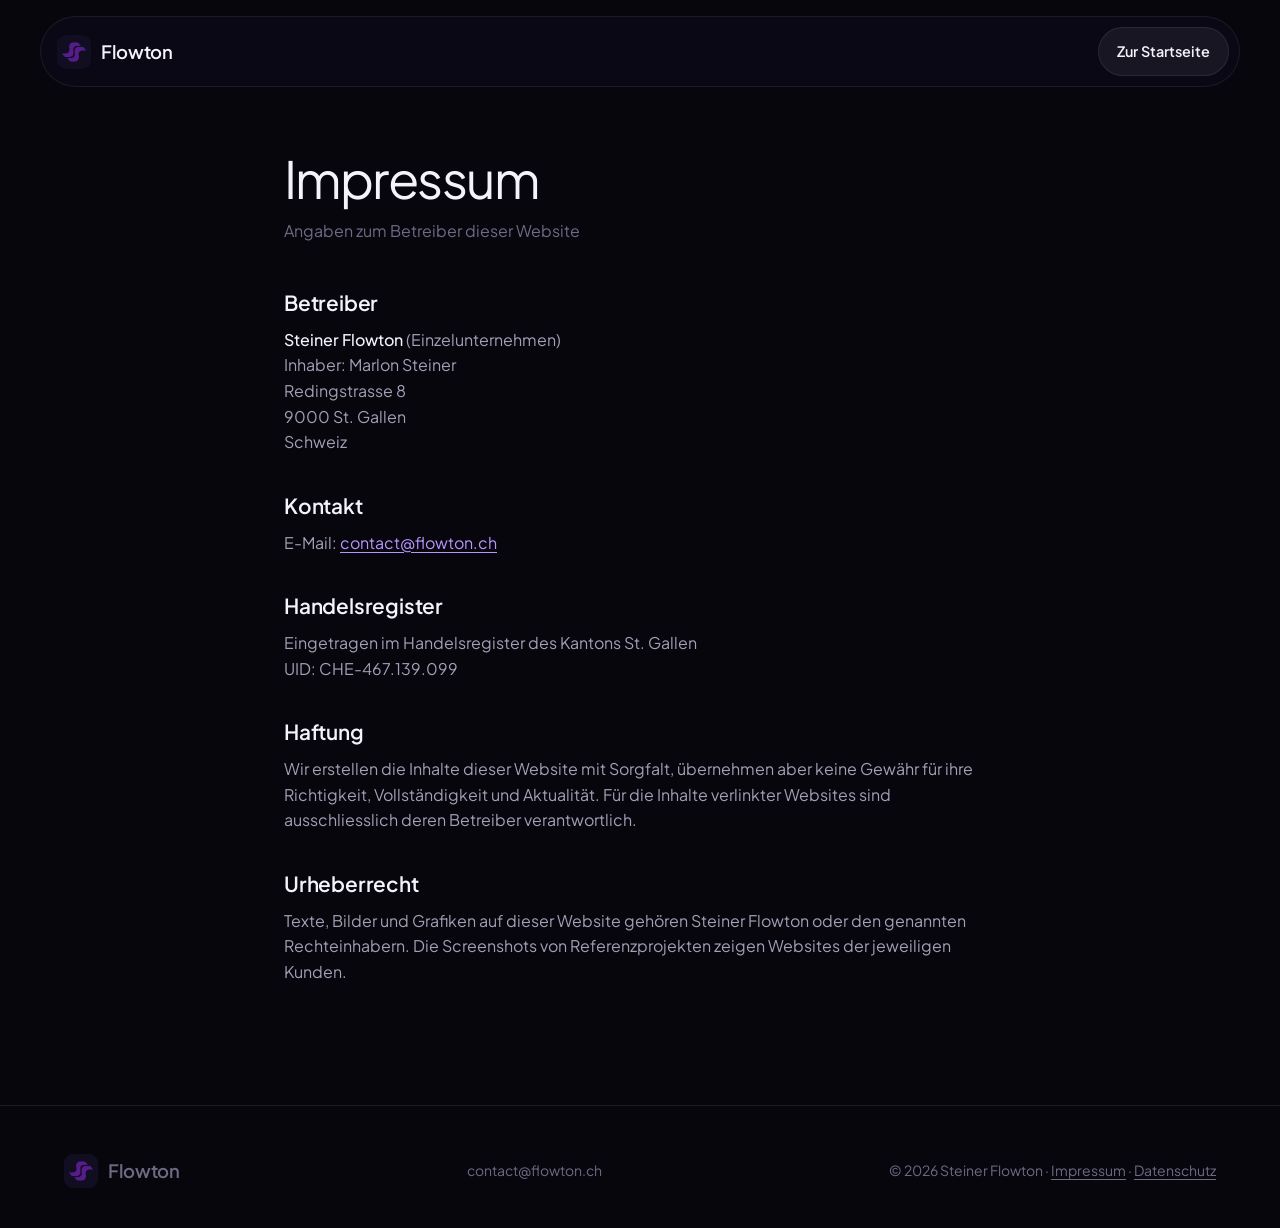
<file: impressum/index.html>
<!DOCTYPE html>
<html lang="de-CH">
<head>
<meta charset="UTF-8">
<meta name="viewport" content="width=device-width, initial-scale=1.0">
<title>Impressum – Flowton</title>
<meta name="robots" content="noindex">
<meta name="theme-color" content="#07060d">
<link rel="icon" type="image/png" href="/assets/icon.png">
<link rel="preconnect" href="https://fonts.googleapis.com">
<link rel="preconnect" href="https://fonts.gstatic.com" crossorigin>
<link href="https://fonts.googleapis.com/css2?family=Plus+Jakarta+Sans:wght@400;500;600;700&display=swap" rel="stylesheet">
<link rel="stylesheet" href="/assets/site.css">
</head>
<body>
  <nav class="nav scrolled" aria-label="Hauptnavigation">
    <a href="/" class="brand"><img src="/assets/icon.png" alt="" width="34" height="34"><span>Flowton</span></a>
    <a href="/" class="btn btn-ghost">Zur Startseite</a>
  </nav>

  <main class="container legal">
    <h1>Impressum</h1>
    <p class="stand">Angaben zum Betreiber dieser Website</p>

    <h2>Betreiber</h2>
    <p><strong>Steiner Flowton</strong> (Einzelunternehmen)<br>
    Inhaber: Marlon Steiner<br>
    Redingstrasse 8<br>
    9000 St. Gallen<br>
    Schweiz</p>

    <h2>Kontakt</h2>
    <p>E-Mail: <a href="mailto:contact@flowton.ch">contact@flowton.ch</a></p>

    <h2>Handelsregister</h2>
    <p>Eingetragen im Handelsregister des Kantons St. Gallen<br>
    UID: CHE-467.139.099</p>

    <h2>Haftung</h2>
    <p>Wir erstellen die Inhalte dieser Website mit Sorgfalt, übernehmen aber keine Gewähr für ihre Richtigkeit, Vollständigkeit und Aktualität. Für die Inhalte verlinkter Websites sind ausschliesslich deren Betreiber verantwortlich.</p>

    <h2>Urheberrecht</h2>
    <p>Texte, Bilder und Grafiken auf dieser Website gehören Steiner Flowton oder den genannten Rechteinhabern. Die Screenshots von Referenzprojekten zeigen Websites der jeweiligen Kunden.</p>
  </main>

  <footer>
    <div class="container foot">
      <a href="/" class="brand"><img src="/assets/icon.png" alt="" width="34" height="34">Flowton</a>
      <a href="mailto:contact@flowton.ch">contact@flowton.ch</a>
      <span>© 2026 Steiner Flowton · <a href="/impressum/">Impressum</a> · <a href="/datenschutz/">Datenschutz</a></span>
    </div>
  </footer>
</body>
</html>
</file>
<file: assets/site.css>
:root {
  --bg: #07060d;
  --bg-2: #0d0b18;
  --surface: rgba(255, 255, 255, 0.035);
  --surface-2: rgba(255, 255, 255, 0.06);
  --line: rgba(255, 255, 255, 0.08);
  --line-2: rgba(255, 255, 255, 0.14);
  --text: #f4f2fa;
  --muted: #a39fb5;
  --muted-2: #6f6a84;
  --brand: #5b1f8f;
  --brand-2: #7c3aed;
  --brand-light: #b794ff;
  --grad: linear-gradient(92deg, #d8c4ff 0%, #a77bf3 45%, #c084fc 100%);
  --radius: 20px;
  --gutter: 24px;
}

* { margin: 0; padding: 0; box-sizing: border-box; }

html { scroll-behavior: smooth; -webkit-text-size-adjust: 100%; }

body {
  background: var(--bg);
  color: var(--text);
  font-family: "Plus Jakarta Sans", -apple-system, BlinkMacSystemFont, "Segoe UI", Helvetica, Arial, sans-serif;
  font-size: 16px;
  line-height: 1.6;
  -webkit-font-smoothing: antialiased;
  overflow-x: hidden;
}

a { color: inherit; text-decoration: none; }
img { display: block; max-width: 100%; }

.container { max-width: 1200px; margin: 0 auto; padding: 0 var(--gutter); }

.label {
  display: inline-block;
  font-size: 0.75rem;
  letter-spacing: 0.14em;
  text-transform: uppercase;
  color: var(--muted);
  margin-bottom: 20px;
}

h1, h2, h3 { font-weight: 400; letter-spacing: -0.03em; line-height: 1.1; }
h2 { font-size: clamp(2.2rem, 5.2vw, 4.25rem); }
h3 { font-size: 1.35rem; letter-spacing: -0.01em; line-height: 1.3; font-weight: 500; }

.grad {
  background: var(--grad);
  -webkit-background-clip: text;
  background-clip: text;
  color: transparent;
}

.lead { color: var(--muted); font-size: 1.1rem; max-width: 560px; }

section { padding: 120px 0; position: relative; }

/* Section headings sit centred above their content, intro text below the heading */
.section-head { max-width: 860px; margin: 0 auto 64px; text-align: center; }
.section-head .lead { margin: 24px auto 0; }

/* Buttons */
.btn {
  display: inline-flex;
  align-items: center;
  gap: 10px;
  padding: 16px 26px;
  border-radius: 999px;
  font-weight: 600;
  font-size: 1rem;
  font-family: inherit;
  border: none;
  cursor: pointer;
  transition: transform 0.2s ease, box-shadow 0.2s ease, background 0.2s ease;
}

.btn-primary {
  background: linear-gradient(180deg, #8b4fe0 0%, var(--brand) 100%);
  color: #fff;
  box-shadow: 0 0 0 1px rgba(255, 255, 255, 0.12) inset, 0 10px 40px -10px rgba(139, 79, 224, 0.7);
}

.btn-primary:hover { transform: translateY(-2px); box-shadow: 0 0 0 1px rgba(255, 255, 255, 0.18) inset, 0 14px 50px -10px rgba(139, 79, 224, 0.9); }

.btn-primary .arrow { transition: transform 0.2s ease; }
.btn-primary:hover .arrow { transform: translateX(3px); }

.btn-ghost { background: var(--surface-2); color: var(--text); border: 1px solid var(--line); padding: 12px 18px; font-size: 0.9rem; }
.btn-ghost:hover { background: rgba(255, 255, 255, 0.1); }

/* Under the hero button: capacity status pill + reassurance */
.cta-meta { display: flex; align-items: center; justify-content: center; flex-wrap: wrap; gap: 10px 16px; margin-top: 18px; font-size: 0.85rem; }
.status { display: inline-flex; align-items: center; gap: 10px; padding: 7px 14px 7px 12px; border-radius: 999px; background: rgba(251, 191, 36, 0.08); border: 1px solid rgba(251, 191, 36, 0.28); color: #d9d4c4; }
.status b { color: #fde68a; font-weight: 600; }
.pulse { position: relative; flex: none; width: 8px; height: 8px; border-radius: 50%; background: #fbbf24; }
.pulse::after { content: ""; position: absolute; inset: 0; border-radius: 50%; background: #fbbf24; animation: pulse 2s ease-out infinite; }
@keyframes pulse { from { transform: scale(1); opacity: 0.6; } to { transform: scale(3); opacity: 0; } }
.free { color: var(--muted); }

/* Nav */
.nav {
  position: fixed;
  top: 16px;
  left: 50%;
  transform: translateX(-50%);
  width: calc(100% - 32px);
  max-width: 1200px;
  z-index: 50;
  display: flex;
  align-items: center;
  justify-content: space-between;
  padding: 10px 10px 10px 16px;
  border-radius: 999px;
  border: 1px solid transparent;
  transition: background 0.3s ease, border-color 0.3s ease;
}

.nav.scrolled { background: rgba(13, 11, 24, 0.72); border-color: var(--line); backdrop-filter: blur(14px); -webkit-backdrop-filter: blur(14px); }

.brand { display: flex; align-items: center; gap: 10px; font-weight: 600; font-size: 1.15rem; letter-spacing: -0.02em; }
.brand img { width: 34px; height: 34px; border-radius: 9px; }

.nav-links { display: flex; gap: 32px; font-size: 0.925rem; color: var(--muted); }
.nav-links a:hover { color: var(--text); }

.nav-right { display: flex; align-items: center; gap: 10px; }

.lang { display: flex; padding: 3px; border-radius: 999px; background: var(--surface-2); border: 1px solid var(--line); font-size: 0.8rem; font-weight: 600; }
.lang a { min-width: 38px; padding: 10px 8px; border-radius: 999px; text-align: center; line-height: 1; color: var(--muted); transition: color 0.2s ease, background 0.2s ease; }
.lang a:hover { color: var(--text); }
.lang a[aria-current] { background: rgba(255, 255, 255, 0.12); color: var(--text); }

/* Hero */
.hero { min-height: 100vh; min-height: 100svh; display: flex; align-items: center; padding: 140px 0 100px; overflow: hidden; }

#waves { position: absolute; inset: 0; width: 100%; height: 100%; z-index: 0; }

.hero::before {
  content: "";
  position: absolute;
  top: -20%;
  left: 20%;
  width: 60%;
  height: 80%;
  background: radial-gradient(closest-side, rgba(124, 58, 237, 0.22), transparent);
  z-index: 0;
}

.hero::after {
  content: "";
  position: absolute;
  left: 0;
  right: 0;
  bottom: 0;
  height: 18%;
  background: linear-gradient(transparent, var(--bg));
  z-index: 1;
}

/* Keep the copy readable where it overlaps the waves */
.hero .container::before {
  content: "";
  position: absolute;
  inset: -40px -10%;
  background: radial-gradient(ellipse at 50% 50%, rgba(7, 6, 13, 0.75), transparent 65%);
  z-index: -1;
  pointer-events: none;
}

.hero .container { position: relative; z-index: 2; width: 100%; text-align: center; }

.hero h1 { font-size: clamp(3rem, 8.4vw, 6.5rem); letter-spacing: -0.045em; line-height: 1.02; margin-bottom: 28px; }

.hero .lead { font-size: clamp(1.05rem, 1.6vw, 1.25rem); margin: 0 auto 40px; max-width: 640px; }
.hero .lead strong { color: var(--text); font-weight: 500; }

.hero-foot { display: flex; align-items: center; justify-content: center; gap: 20px 28px; flex-wrap: wrap; margin-top: 64px; color: var(--muted-2); font-size: 0.875rem; text-align: left; }
/* "Based in St. Gallen" with the canton flag. The flag, not the coat of arms: Swiss law reserves
   the shield for the canton itself, while flags are open to private use (WSchG Art. 8 and 10).
   Same 56px height as the SSA badge, small label on its top line, big name on its bottom line. */
.sg-badge { display: flex; align-items: stretch; gap: 14px; height: 56px; opacity: 0.9; }
.sg-badge img { width: 56px; height: 56px; border-radius: 4px; box-shadow: 0 0 0 1px rgba(255, 255, 255, 0.12); }
.sg-badge > span { display: flex; flex-direction: column; justify-content: space-between; padding: 1px 0 2px; }
.sg-badge small { font-size: 0.85rem; font-weight: 600; color: #fff; line-height: 1; }
.sg-badge b { font-size: 1.45rem; font-weight: 700; letter-spacing: -0.02em; color: #fff; line-height: 1; }

.ssa-badge { display: block; height: 56px; width: auto; opacity: 0.9; }
.hero-foot .ssa-badge { padding-left: 28px; border-left: 1px solid var(--line-2); }

/* Pains */
.pains-title { text-align: center; margin-bottom: 64px; }

.pains { display: grid; grid-template-columns: repeat(4, 1fr); gap: 16px; }

.pain {
  padding: 28px;
  border-radius: var(--radius);
  background: var(--surface);
  border: 1px solid var(--line);
}

.pain .num { font-size: 0.75rem; color: var(--muted-2); letter-spacing: 0.1em; margin-bottom: 40px; display: block; }
.pain h3 { margin-bottom: 12px; }
.pain p { color: var(--muted); font-size: 0.95rem; }

/* Calculator */
.calc {
  border-radius: 28px;
  border: 1px solid var(--line);
  background:
    radial-gradient(ellipse at 100% 0%, rgba(124, 58, 237, 0.25), transparent 55%),
    var(--bg-2);
  padding: 64px;
  display: grid;
  grid-template-columns: 1fr 1fr;
  gap: 64px;
  align-items: center;
}

.calc h2 { margin-bottom: 20px; }

.calc-box { background: rgba(0, 0, 0, 0.3); border: 1px solid var(--line); border-radius: var(--radius); padding: 36px; }

.calc-box label { display: flex; justify-content: space-between; align-items: baseline; gap: 16px; color: var(--muted); font-size: 0.95rem; margin-bottom: 18px; }
.calc-box label output { color: var(--text); font-size: 1.25rem; font-weight: 600; white-space: nowrap; }

input[type="range"] {
  -webkit-appearance: none;
  appearance: none;
  width: 100%;
  height: 6px;
  border-radius: 99px;
  background: linear-gradient(90deg, var(--brand-light) var(--fill, 25%), rgba(255, 255, 255, 0.1) var(--fill, 25%));
  outline: none;
}

input[type="range"]::-webkit-slider-thumb {
  -webkit-appearance: none;
  width: 26px;
  height: 26px;
  border-radius: 50%;
  background: #fff;
  box-shadow: 0 0 0 6px rgba(167, 123, 243, 0.3);
  cursor: pointer;
}

input[type="range"]::-moz-range-thumb {
  width: 26px;
  height: 26px;
  border: none;
  border-radius: 50%;
  background: #fff;
  box-shadow: 0 0 0 6px rgba(167, 123, 243, 0.3);
  cursor: pointer;
}

input[type="range"]:focus-visible::-webkit-slider-thumb { box-shadow: 0 0 0 6px rgba(167, 123, 243, 0.6); }

.calc-result { margin-top: 36px; padding-top: 28px; border-top: 1px solid var(--line); }
.calc-result .big { font-size: clamp(2.4rem, 5vw, 3.5rem); letter-spacing: -0.03em; line-height: 1.1; font-weight: 500; }
.calc-result .sub { color: var(--muted); margin-top: 8px; }
/* Offer right where the cost lands */
.calc-cta { width: 100%; justify-content: center; margin-top: 24px; }
.calc-note { color: var(--muted-2); font-size: 0.8rem; margin-top: 20px; }

/* Solutions */
.solutions { display: grid; grid-template-columns: repeat(2, 1fr); gap: 16px; }

.sol {
  border-radius: var(--radius);
  background: var(--surface);
  border: 1px solid var(--line);
  overflow: hidden;
  display: flex;
  flex-direction: column;
}

.sol-visual {
  height: 240px;
  position: relative;
  background: radial-gradient(ellipse at 50% 120%, rgba(124, 58, 237, 0.35), transparent 70%);
  border-bottom: 1px solid var(--line);
  display: flex;
  flex-direction: column;
  align-items: center;
  justify-content: center;
  gap: 10px;
  padding: 24px;
}

.sol-body { padding: 28px; }
.sol-body h3 { margin-bottom: 12px; }
.sol-body p { color: var(--muted); font-size: 0.95rem; }

/* Mini UI pieces inside the solution visuals */
.chip {
  font-size: 0.78rem;
  padding: 10px 14px;
  border-radius: 14px;
  background: rgba(255, 255, 255, 0.06);
  border: 1px solid var(--line-2);
  backdrop-filter: blur(6px);
  max-width: 260px;
  line-height: 1.45;
  color: #dcd8ea;
}

.chip small { display: block; color: var(--muted-2); font-size: 0.7rem; margin-bottom: 3px; }
.chip.out { align-self: flex-end; background: rgba(124, 58, 237, 0.35); border-color: rgba(183, 148, 255, 0.35); }
.chip.in { align-self: flex-start; }
.chip.alert { display: flex; gap: 10px; align-items: center; }
.chip.alert::before { content: ""; width: 8px; height: 8px; border-radius: 50%; background: #f87171; box-shadow: 0 0 10px #f87171; flex: none; }

.flow-row { display: flex; align-items: center; gap: 12px; }
.flow-arrow { color: var(--brand-light); font-size: 1.1rem; }

.voice { display: flex; align-items: center; gap: 3px; height: 22px; }
.voice i { display: block; width: 3px; border-radius: 2px; background: var(--brand-light); }

.thumbs { display: flex; gap: 6px; }
.thumbs span { width: 34px; height: 34px; border-radius: 8px; background: linear-gradient(135deg, #3a3350, #1d1930); border: 1px solid var(--line-2); }

.doc {
  width: 150px;
  padding: 14px;
  border-radius: 12px;
  background: #f4f2fa;
  color: #1a1625;
  font-size: 0.68rem;
  box-shadow: 0 20px 40px -10px rgba(0, 0, 0, 0.6);
}

.doc b { display: block; font-size: 0.75rem; margin-bottom: 8px; white-space: nowrap; }
.flow-row .doc { flex: none; width: 132px; }
.flow-row .chip { min-width: 0; }
.doc .ln { height: 5px; border-radius: 3px; background: #d9d4e6; margin-bottom: 5px; }
.doc .ln.s { width: 60%; }
.doc .tot { display: flex; justify-content: space-between; margin-top: 8px; font-weight: 700; }

.qr { width: 34px; height: 34px; margin-top: 8px; background:
    linear-gradient(90deg, #1a1625 50%, transparent 50%) 0 0 / 8px 8px,
    linear-gradient(#1a1625 50%, transparent 50%) 0 0 / 12px 12px;
  position: relative; }
.qr::after { content: "+"; position: absolute; inset: 11px; background: #1a1625; color: #fff; font-size: 10px; line-height: 12px; text-align: center; font-weight: 700; }

.browser { width: 240px; border-radius: 12px; overflow: hidden; background: #f4f2fa; color: #1a1625; box-shadow: 0 20px 40px -10px rgba(0, 0, 0, 0.6); }
.browser .bar { display: flex; gap: 5px; padding: 8px 10px; background: #e3dfee; }
.browser .bar i { width: 7px; height: 7px; border-radius: 50%; background: #bdb6cf; }
.browser .page { padding: 14px; }
.browser b { display: block; font-size: 0.85rem; line-height: 1.25; margin-bottom: 10px; }
.browser .ln { height: 5px; border-radius: 3px; background: #d9d4e6; margin-bottom: 5px; }
.browser .ln.s { width: 60%; }
.browser .call { display: inline-block; margin-top: 8px; padding: 6px 12px; border-radius: 99px; background: var(--brand); color: #fff; font-size: 0.68rem; font-weight: 600; }
.sol-visual .browser + .chip { align-self: flex-end; max-width: 190px; margin-top: -14px; position: relative; }

/* References */
.refs { display: grid; grid-template-columns: repeat(4, 1fr); gap: 16px; }
@media (max-width: 1100px) { .refs { grid-template-columns: repeat(2, 1fr); } }

.ref { display: flex; flex-direction: column; border-radius: var(--radius); border: 1px solid var(--line); background: var(--surface); overflow: hidden; transition: border-color 0.2s ease, transform 0.2s ease; }
.ref:hover { border-color: rgba(183, 148, 255, 0.35); transform: translateY(-3px); }
.ref-shot { aspect-ratio: 16 / 10; overflow: hidden; border-bottom: 1px solid var(--line); background: var(--bg-2); }
.ref-shot img { width: 100%; height: 100%; object-fit: cover; object-position: top; transition: transform 0.4s ease; }
.ref:hover .ref-shot img { transform: scale(1.03); }
.ref-body { flex: 1; display: flex; flex-direction: column; gap: 6px; padding: 24px; }
.ref-tag { font-size: 0.75rem; letter-spacing: 0.14em; text-transform: uppercase; color: var(--muted-2); }
.ref-body h3 { font-size: 1.25rem; }
.ref-body p { flex: 1; color: var(--muted); font-size: 0.95rem; }
.ref-link { margin-top: 10px; color: var(--brand-light); font-size: 0.9rem; font-weight: 500; }
@media (min-width: 1101px) { .ref-tag { min-height: 3.2em; } }

/* Map in the contact block, darkened to match the page */
.map { margin-top: 32px; border-radius: 16px; overflow: hidden; border: 1px solid var(--line); }
.map iframe { display: block; width: 100%; height: 220px; border: 0; filter: invert(0.9) hue-rotate(180deg) saturate(0.6) brightness(0.95); }
.map-link { display: flex; justify-content: space-between; flex-wrap: wrap; gap: 8px 16px; padding: 14px 16px; font-size: 0.9rem; color: var(--muted); background: rgba(0, 0, 0, 0.3); }
.map-link b { color: var(--text); font-weight: 600; }
.map-link span:last-child { color: var(--brand-light); }

/* Done for you: your part vs. our part */
.split { display: grid; grid-template-columns: 1fr 1.4fr; gap: 16px; align-items: stretch; }

.side { padding: 36px; border-radius: var(--radius); border: 1px solid var(--line); background: var(--surface); }
.side.ours {
  border-color: rgba(183, 148, 255, 0.3);
  background:
    radial-gradient(ellipse at 100% 0%, rgba(124, 58, 237, 0.28), transparent 60%),
    var(--bg-2);
}

.side .who-tag { display: inline-block; font-size: 0.75rem; letter-spacing: 0.14em; text-transform: uppercase; color: var(--muted); margin-bottom: 8px; }
.side h3 { font-size: 1.6rem; letter-spacing: -0.02em; margin-bottom: 28px; }
.side ul { list-style: none; display: grid; gap: 14px; }
.side li { display: flex; gap: 14px; color: #dcd8ea; }
.side li::before { content: "✓"; flex: none; color: var(--muted-2); font-weight: 700; }
.side.ours li::before { color: var(--brand-light); }
.side .foot-note { margin-top: 28px; padding-top: 24px; border-top: 1px solid var(--line); color: var(--muted); font-size: 0.95rem; }
.side .foot-note strong { color: var(--text); font-weight: 500; }

/* Steps */
.steps { display: grid; grid-template-columns: repeat(3, 1fr); gap: 16px; }

.step { padding: 36px 28px; border-radius: var(--radius); border: 1px solid var(--line); background: var(--surface); position: relative; }
.step .n {
  width: 44px;
  height: 44px;
  border-radius: 12px;
  display: grid;
  place-items: center;
  background: rgba(124, 58, 237, 0.18);
  border: 1px solid rgba(183, 148, 255, 0.3);
  color: var(--brand-light);
  font-weight: 600;
  margin-bottom: 28px;
}

.step h3 { margin-bottom: 12px; }
.step p { color: var(--muted); font-size: 0.95rem; }
.step .tag { display: inline-block; margin-top: 18px; font-size: 0.78rem; color: var(--brand-light); padding: 5px 12px; border-radius: 99px; border: 1px solid rgba(183, 148, 255, 0.3); }

/* Guarantee */
.guarantee {
  text-align: center;
  border-radius: 28px;
  padding: 96px 48px;
  border: 1px solid rgba(183, 148, 255, 0.25);
  background:
    radial-gradient(ellipse at 50% 0%, rgba(124, 58, 237, 0.35), transparent 60%),
    var(--bg-2);
  position: relative;
  overflow: hidden;
}

.guarantee h2 { margin-bottom: 24px; }
.guarantee .lead { margin: 0 auto 16px; max-width: 640px; }
.guarantee .scarce { color: var(--muted-2); font-size: 0.95rem; max-width: 560px; margin: 24px auto 40px; }

.seal {
  width: 88px;
  height: 88px;
  margin: 0 auto 32px;
  border-radius: 50%;
  display: grid;
  place-items: center;
  background: conic-gradient(from 180deg, #a77bf3, #5b1f8f, #c084fc, #a77bf3);
  padding: 2px;
}

.seal span { width: 100%; height: 100%; border-radius: 50%; background: var(--bg-2); display: grid; place-items: center; font-size: 0.7rem; letter-spacing: 0.1em; color: var(--brand-light); font-weight: 600; text-align: center; line-height: 1.2; }

/* Founder */
/* Centred story on top, the three principles as a row underneath */
.founder { display: grid; gap: 56px; text-align: center; }

.quote { max-width: 820px; font-size: clamp(1.25rem, 2.2vw, 1.6rem); line-height: 1.45; letter-spacing: -0.01em; color: #e6e2f2; margin: 32px auto 28px; }

/* Founder photo, large and in its own format, with the name as a caption */
.portrait { max-width: 480px; margin: 40px auto 0; }
.portrait img { display: block; width: 100%; height: auto; border-radius: 24px; border: 1px solid var(--line-2); box-shadow: 0 30px 80px -30px rgba(124, 58, 237, 0.45); }
.portrait figcaption { margin-top: 18px; }
.portrait figcaption b { display: block; font-size: 1.15rem; font-weight: 600; }
.portrait figcaption span { color: var(--muted); font-size: 0.95rem; }

/* Career path under the founder quote */
.career { display: flex; flex-wrap: wrap; align-items: center; justify-content: center; gap: 8px; margin: -8px 0 28px; }
.career span { padding: 6px 12px; border-radius: 999px; border: 1px solid var(--line-2); background: var(--surface); font-size: 0.85rem; color: var(--text); }
.career i { font-style: normal; color: var(--brand-light); }

/* Training and experience as logos, all at the same 32px height */
.creds { max-width: 760px; margin: 32px auto 0; }
.creds-label { display: block; margin-bottom: 12px; font-size: 0.75rem; letter-spacing: 0.14em; text-transform: uppercase; color: var(--muted); }
.creds-row { display: flex; justify-content: center; align-items: center; gap: 32px; }
.cred { display: flex; align-items: center; gap: 32px; height: 88px; }
.cred + .cred::before { content: "×"; color: var(--muted); font-size: 1.5rem; font-weight: 300; line-height: 1; }
/* Sized for equal visual width (~95–115px), not equal height: the shield makes CS50 look
   narrow, the two-row ETH logo looks big at the same height */
.cred img { display: block; width: auto; max-width: 100%; object-fit: contain; }
.cred img.cs50 { height: 36px; }
.cred img.lw { height: 32px; }
.cred img.eth { height: 40px; }

.principles { display: grid; grid-template-columns: repeat(3, 1fr); gap: 12px; text-align: left; }
.principle { display: flex; gap: 18px; padding: 24px; border-radius: var(--radius); border: 1px solid var(--line); background: var(--surface); }
.principle .ic { flex: none; width: 40px; height: 40px; border-radius: 10px; display: grid; place-items: center; background: rgba(124, 58, 237, 0.18); color: var(--brand-light); }
.principle h3 { font-size: 1.1rem; margin-bottom: 4px; }
.principle p { color: var(--muted); font-size: 0.95rem; }

/* FAQ */
/* Heading centred above a centred question list */
.faq-wrap { display: grid; gap: 40px; max-width: 860px; }
.faq-wrap > :first-child { text-align: center; }
.faq details { border-bottom: 1px solid var(--line); }
.faq summary { list-style: none; cursor: pointer; padding: 26px 0; display: flex; justify-content: space-between; gap: 24px; font-size: 1.1rem; font-weight: 500; }
.faq summary::-webkit-details-marker { display: none; }
.faq summary::after { content: "+"; color: var(--brand-light); font-size: 1.5rem; line-height: 1; transition: transform 0.25s ease; flex: none; }
.faq details[open] summary::after { transform: rotate(45deg); }
.faq details p { color: var(--muted); padding-bottom: 26px; max-width: 620px; }

/* Contact */
.contact {
  border-radius: 28px;
  border: 1px solid var(--line);
  background:
    radial-gradient(ellipse at 0% 100%, rgba(124, 58, 237, 0.28), transparent 55%),
    var(--bg-2);
  padding: 64px;
  display: grid;
  grid-template-columns: 1fr 1fr;
  gap: 64px;
}

.contact h2 { margin-bottom: 20px; }

.checks { list-style: none; margin-top: 32px; display: grid; gap: 12px; }
.checks li { display: flex; gap: 12px; color: #dcd8ea; }
.checks li::before { content: "✓"; color: var(--brand-light); font-weight: 700; }

form { display: grid; gap: 14px; }
.field { display: grid; gap: 6px; }
.field label { font-size: 0.85rem; color: var(--muted); }

.field input, .field textarea {
  width: 100%;
  font-family: inherit;
  font-size: 1rem;
  color: var(--text);
  background: rgba(0, 0, 0, 0.3);
  border: 1px solid var(--line-2);
  border-radius: 12px;
  padding: 14px 16px;
  outline: none;
  transition: border-color 0.2s ease;
}

.field textarea { resize: vertical; min-height: 96px; }
.field input:focus, .field textarea:focus { border-color: var(--brand-light); }

form .btn { justify-content: center; margin-top: 6px; }
.form-note { color: var(--muted-2); font-size: 0.85rem; }
.form-note a { color: var(--muted); text-decoration: underline; }
.success { display: none; padding: 20px; border-radius: 12px; background: rgba(74, 222, 128, 0.08); border: 1px solid rgba(74, 222, 128, 0.3); color: #bbf7d0; }
/* Spam trap: hidden from people, bots fill it in and FormSubmit drops the entry */
.hp { position: absolute; left: -9999px; width: 1px; height: 1px; opacity: 0; }

/* Footer */
footer { padding: 48px 0 40px; border-top: 1px solid var(--line); margin-top: 40px; }
.foot { display: flex; justify-content: space-between; align-items: center; gap: 24px; flex-wrap: wrap; color: var(--muted-2); font-size: 0.875rem; }
.foot a:hover { color: var(--text); }
.foot span a { text-decoration: underline; text-underline-offset: 3px; }

/* Legal pages (Impressum, Datenschutz) */
.legal { max-width: 760px; padding-top: 150px; padding-bottom: 80px; }
.legal h1 { font-size: clamp(2.2rem, 5vw, 3.2rem); margin-bottom: 12px; }
.legal .stand { color: var(--muted-2); margin-bottom: 48px; }
.legal h2 { font-size: 1.3rem; font-weight: 600; letter-spacing: -0.01em; margin: 40px 0 12px; }
.legal p, .legal li { color: var(--muted); }
.legal p + p { margin-top: 12px; }
.legal ul { padding-left: 20px; display: grid; gap: 8px; }
.legal a { color: var(--brand-light); text-decoration: underline; text-underline-offset: 3px; }
.legal strong { color: var(--text); font-weight: 500; }

/* Reveal on scroll (only when JS runs) */
.js .reveal { opacity: 0; transform: translateY(24px); transition: opacity 0.8s ease, transform 0.8s ease; }
.js .reveal.in { opacity: 1; transform: none; }

@media (prefers-reduced-motion: reduce) {
  html { scroll-behavior: auto; }
  .js .reveal { opacity: 1; transform: none; transition: none; }
  .pulse::after { animation: none; }
}

/* Responsive */
@media (max-width: 1000px) {
  .pains { grid-template-columns: repeat(2, 1fr); }
  .solutions, .steps, .split { grid-template-columns: 1fr; }
  .sol { flex-direction: row; }
  .sol-visual { width: 45%; height: auto; min-height: 240px; border-bottom: none; border-right: 1px solid var(--line); }
  .sol-body { width: 55%; align-self: center; }
  .calc, .contact { grid-template-columns: 1fr; gap: 40px; }
  .principles { grid-template-columns: 1fr; }
}

@media (max-width: 720px) {
  :root { --gutter: 16px; }
  section { padding: 80px 0; }
  .nav-links { display: none; }
  .nav { padding: 8px 8px 8px 12px; top: 10px; width: calc(100% - 20px); }
  .hero { padding: 120px 0 80px; }
  .hero .btn-primary { width: 100%; justify-content: center; }
  .pains { grid-template-columns: 1fr; }
  .pain .num { margin-bottom: 20px; }
  .sol { flex-direction: column; }
  .sol-visual, .sol-body { width: 100%; }
  .sol-visual { border-right: none; border-bottom: 1px solid var(--line); min-height: 220px; }
  .calc, .contact { padding: 32px 20px; border-radius: 22px; }
  .calc-box { padding: 24px 20px; }
  .refs { grid-template-columns: 1fr; }
  .creds-row, .cred { gap: 14px; }
  .cred { height: 64px; }
  .cred + .cred::before { font-size: 1.2rem; }
  .cred img.cs50 { height: 25px; }
  .cred img.lw { height: 22px; }
  .cred img.eth { height: 28px; }
  .side { padding: 28px 20px; }
  .side h3 { margin-bottom: 20px; }
  .hero-foot { margin-top: 48px; gap: 16px; }
  .hero-foot .ssa-badge { padding-left: 16px; }
  .guarantee { padding: 64px 20px; border-radius: 22px; }
  .section-head { margin-bottom: 40px; }
  .foot { flex-direction: column; align-items: flex-start; }
}

@media (max-width: 420px) {
  .nav .brand span { display: none; }
  .nav-right { gap: 6px; }
}

@media (max-width: 380px) {
  .hero h1 { font-size: 2.6rem; }
  .btn-primary { font-size: 0.92rem; padding: 16px 18px; text-align: center; }
  .calc-result .big { font-size: 2.2rem; }
  .cta-meta { font-size: 0.8rem; }
}

/* ───────── Immersive layer ───────── */

/* Hero depth: waves far, copy middle, product moments near. JS moves each plane at its own
   rate on scroll and pointer. Only on wide screens, where the moments sit beside the headline. */
.hero-float { display: none; }
@media (min-width: 1280px) {
  .hero-float { display: block; position: absolute; inset: 0; z-index: 3; pointer-events: none; }
  .hero-float > * { position: absolute; will-change: transform; box-shadow: 0 24px 48px -16px rgba(0, 0, 0, 0.7); }
  .hero-float .chip { max-width: 220px; background: rgba(22, 18, 34, 0.72); }
  .hero-float .chip.out { background: rgba(70, 34, 130, 0.72); }
  .hero-float .f1 { left: 5%; top: 24%; }
  .hero-float .f2 { right: 6%; top: 22%; transform: rotate(3deg); }
  .hero-float .f3 { left: 7%; bottom: 20%; }
  .hero-float .f4 { right: 5%; bottom: 22%; }
  .hero-float.on > * { opacity: 0; animation: float-in 1s cubic-bezier(.2, .7, .2, 1) forwards; }
  .hero-float.on .f2 { animation-delay: 0.15s; }
  .hero-float.on .f3 { animation-delay: 0.3s; }
  .hero-float.on .f4 { animation-delay: 0.45s; }
}
@keyframes float-in { from { opacity: 0; translate: 0 24px; } to { opacity: 1; translate: 0 0; } }
.hero .container, #waves { will-change: transform; }

/* Pains story. Without .story-on (no JS, reduced motion) this stays the plain card grid. */
.story-bar, .phone-wrap, .pain.turn { display: none; }

.story-on { padding: 0; }
.story-on .story-track { position: relative; height: var(--track, 560vh); }
.story-on .story-stage { position: sticky; top: 0; height: 100vh; height: 100svh; display: flex; align-items: center; overflow: hidden; }
.story-on .story-grid { display: grid; grid-template-columns: 1.05fr 0.95fr; gap: 64px; align-items: center; width: 100%; }
.story-on .pains-title { text-align: left; margin-bottom: 28px; }
.story-on .story-bar { display: flex; gap: 6px; margin-bottom: 28px; max-width: 240px; }
.story-bar i { flex: 1; height: 3px; border-radius: 2px; background: var(--line-2); transition: background 0.4s ease; }
.story-bar i.on { background: var(--brand-light); }

.story-on .pains { display: grid; grid-template-columns: 1fr; }
.story-on .pain { grid-area: 1 / 1; display: block; padding: 32px; opacity: 0; transform: translateY(28px); transition: opacity 0.5s ease, transform 0.6s cubic-bezier(.2, .7, .2, 1); pointer-events: none; }
.story-on .pain.on { opacity: 1; transform: none; pointer-events: auto; }
.story-on .pain.past { transform: translateY(-28px); }
.story-on .pain .num { display: none; }
.story-on .pain h3 { font-size: clamp(1.4rem, 2.4vw, 2rem); line-height: 1.2; letter-spacing: -0.02em; }
.story-on .pain p { font-size: 1.05rem; max-width: 46ch; }
.story-on .pain.turn { background: rgba(124, 58, 237, 0.14); border-color: rgba(183, 148, 255, 0.35); }
.turn-link { display: inline-block; margin-top: 18px; color: var(--brand-light); font-weight: 600; }

.story-on .phone-wrap { display: flex; justify-content: center; }
.phone {
  position: relative; width: 270px; height: 550px; border-radius: 44px; padding: 12px;
  background: #15121f; border: 1px solid var(--line-2);
  box-shadow: 0 40px 80px -24px rgba(0, 0, 0, 0.8), inset 0 0 0 2px rgba(255, 255, 255, 0.04);
  transition: transform 0.6s cubic-bezier(.2, .7, .2, 1);
}
.phone::before { content: ""; position: absolute; top: 20px; left: 50%; width: 76px; height: 20px; margin-left: -38px; border-radius: 12px; background: #000; z-index: 2; }
.scr { position: absolute; inset: 12px; border-radius: 33px; overflow: hidden; opacity: 0; transition: opacity 0.5s ease; display: flex; flex-direction: column; }
.scr.on { opacity: 1; }

/* 1: a desktop-era site squeezed onto a phone */
.scr-old { background: #c9c6bd; }
.oldsite { width: 620px; transform: scale(0.395); transform-origin: 0 0; font-family: "Times New Roman", serif; color: #111; background: #efece4; min-height: 1300px; }
.o-head { background: #0b3d91; color: #ffef6b; font-size: 34px; font-weight: 700; padding: 70px 20px 18px; letter-spacing: 2px; }
.o-nav { background: #d4d0c8; color: #00e; text-decoration: underline; font-size: 18px; padding: 8px 20px; border-bottom: 2px solid #888; }
.o-body { display: flex; gap: 20px; padding: 20px; }
.o-col { flex: 1; }
.o-col b { display: block; font-size: 26px; margin-bottom: 16px; color: #800; }
.oldsite i { display: block; height: 10px; background: #a9a59b; margin-bottom: 12px; }
.oldsite i.s { width: 55%; margin-bottom: 26px; }
.o-side { width: 170px; }
.o-side span { display: block; height: 130px; background: #8fa7c9; border: 3px ridge #ccc; margin-bottom: 14px; }
.o-count { margin: 20px; padding: 6px 10px; display: inline-block; background: #000; color: #0f0; font-family: monospace; font-size: 18px; }

/* 2: the call you can't take */
.scr-call { background: linear-gradient(180deg, #2a2540, #120f1d); align-items: center; padding-top: 110px; text-align: center; color: #fff; }
.c-avatar { width: 84px; height: 84px; border-radius: 50%; background: #3b3452; margin-bottom: 16px; }
.scr-call b { font-size: 1.35rem; font-weight: 600; }
.scr-call small { color: var(--muted); margin-top: 2px; }
.scr-call em { font-style: normal; font-size: 0.85rem; margin-top: 10px; }
.c-state { color: var(--muted); }
.c-missed { display: none; color: #f87171; font-weight: 600; }
.c-btns { margin-top: auto; margin-bottom: 64px; display: flex; gap: 90px; }
.c-btns span { width: 62px; height: 62px; border-radius: 50%; }
.c-btns .no { background: #ef4444; }
.c-btns .yes { background: #22c55e; }
.scr-call.on:not(.missed) .c-avatar { animation: ring 1s ease-in-out infinite; }
.scr-call.missed .c-state, .scr-call.missed .c-btns { display: none; }
.scr-call.missed .c-missed { display: block; }
.scr-call.missed .c-avatar { box-shadow: 0 0 0 3px rgba(248, 113, 113, 0.6); }
@keyframes ring { 0%, 100% { transform: rotate(0); } 20% { transform: rotate(-9deg); } 40% { transform: rotate(9deg); } 60% { transform: rotate(-5deg); } 80% { transform: rotate(5deg); } }

/* 3 + 4: lock screens with the evening and weekend reminders */
.scr-lock { background: radial-gradient(120% 70% at 50% 0%, #3a2466, #110e1b 70%); color: #fff; align-items: center; padding: 70px 14px 0; }
.scr-lock > small { color: #d6cfee; font-size: 0.85rem; }
.clock { font-size: 4.2rem; font-weight: 600; letter-spacing: -0.03em; line-height: 1.05; margin-bottom: 26px; }
.note { width: 100%; padding: 12px 14px; border-radius: 18px; background: rgba(255, 255, 255, 0.14); backdrop-filter: blur(8px); font-size: 0.85rem; line-height: 1.4; }
.note small { display: block; color: #d6cfee; font-size: 0.7rem; margin-bottom: 2px; text-transform: uppercase; letter-spacing: 0.06em; }

/* 5: the turn. The same missed call, answered for you */
.scr-sms { background: #0f0c18; padding: 64px 12px 0; gap: 12px; }
.scr-sms .chip { max-width: 92%; opacity: 0; transform: translateY(14px); transition: opacity 0.5s ease, transform 0.5s ease; }
.scr-sms.on .chip { opacity: 1; transform: none; }
.scr-sms.on .chip:nth-child(2) { transition-delay: 0.5s; }
.scr-sms.on .chip:nth-child(3) { transition-delay: 1.1s; }

@media (max-width: 1000px) {
  .story-on .story-grid { gap: 32px; }
  .phone { transform: scale(0.85); }
}

/* Phones: the phone sits on top, the current line underneath */
@media (max-width: 720px) {
  .story-on .story-stage { align-items: flex-start; padding-top: 92px; }
  .story-on .story-grid { grid-template-columns: 1fr; gap: 0; }
  .story-on .story-copy { order: 2; }
  .story-on .pains-title { display: none; }
  .story-on .story-bar { margin: 0 auto 14px; }
  .story-on .phone-wrap { order: 1; height: min(330px, 42svh); margin-bottom: 12px; }
  .story-on .phone { transform: scale(var(--phone-s, 0.58)); transform-origin: 50% 0; }
  .story-on .pain { padding: 22px 20px; }
  .story-on .pain h3 { font-size: 1.3rem; }
  .story-on .pain p { font-size: 0.95rem; }
}
</file>
